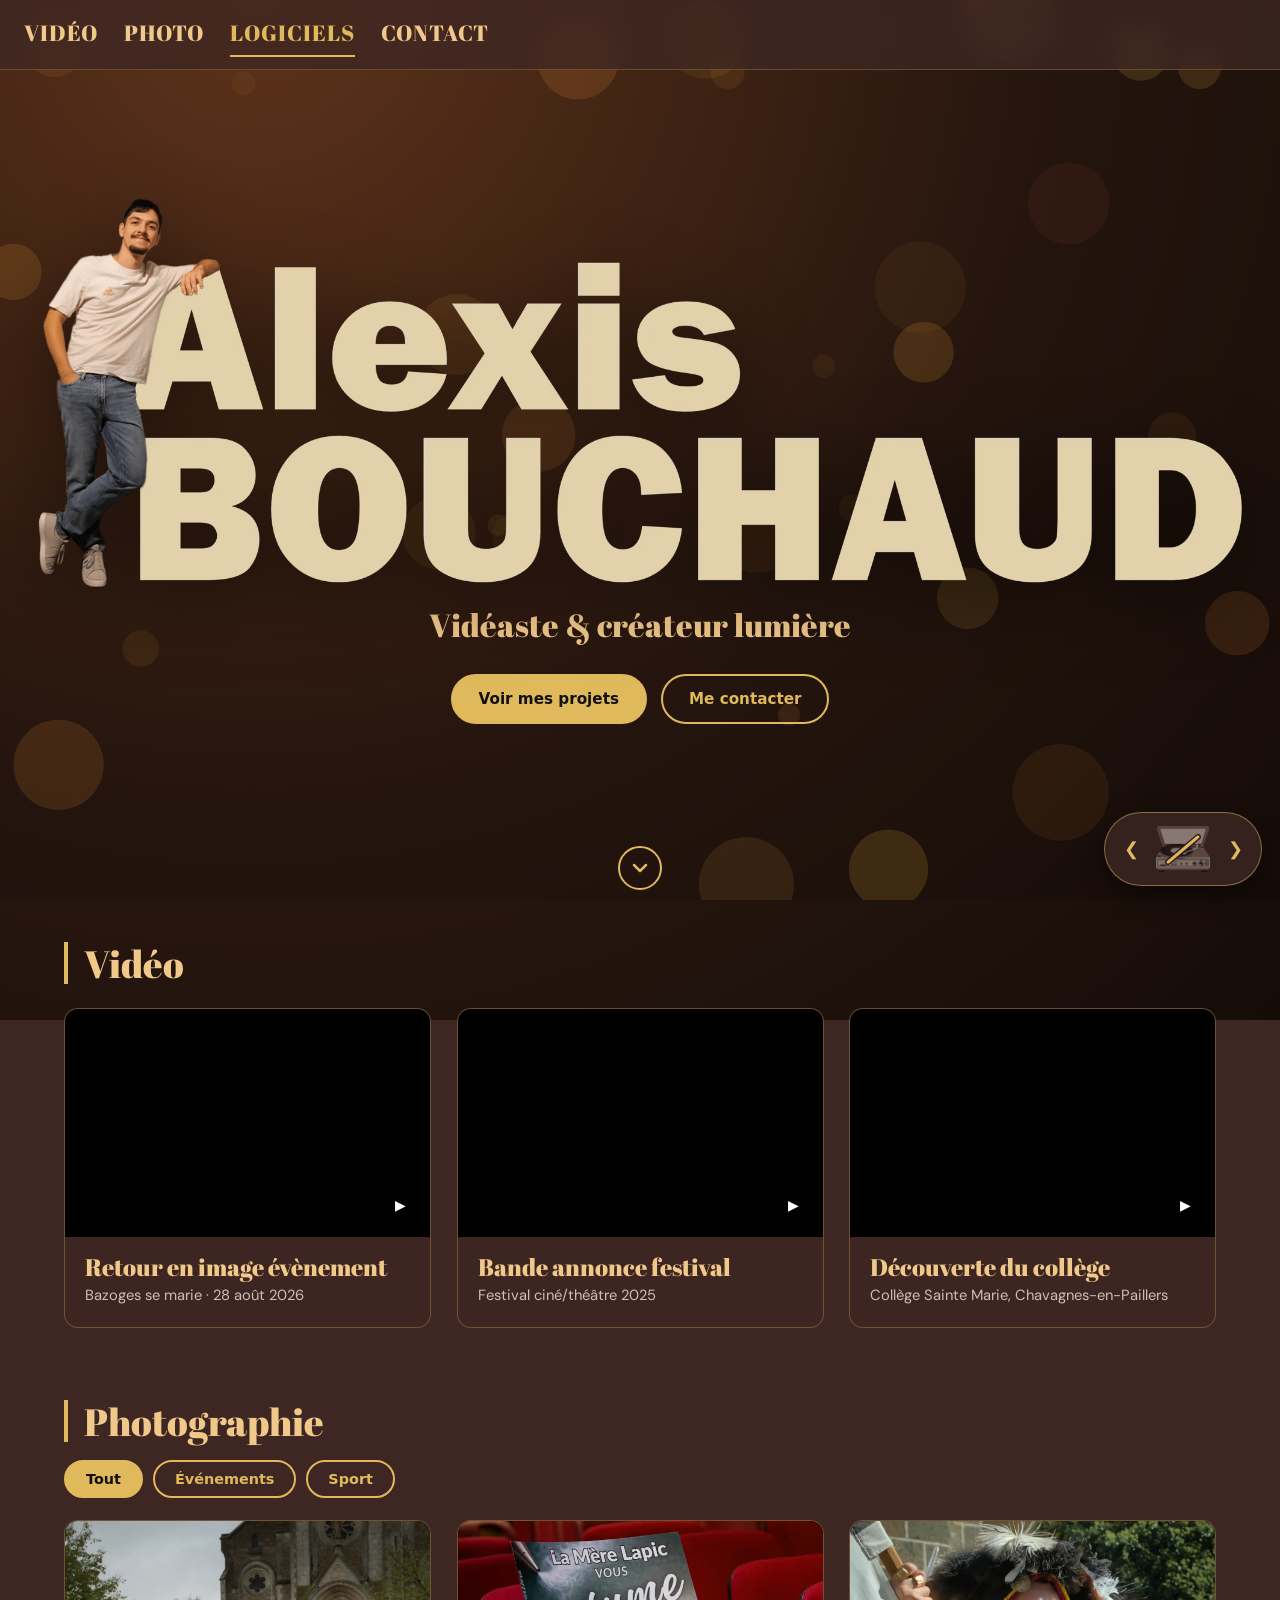
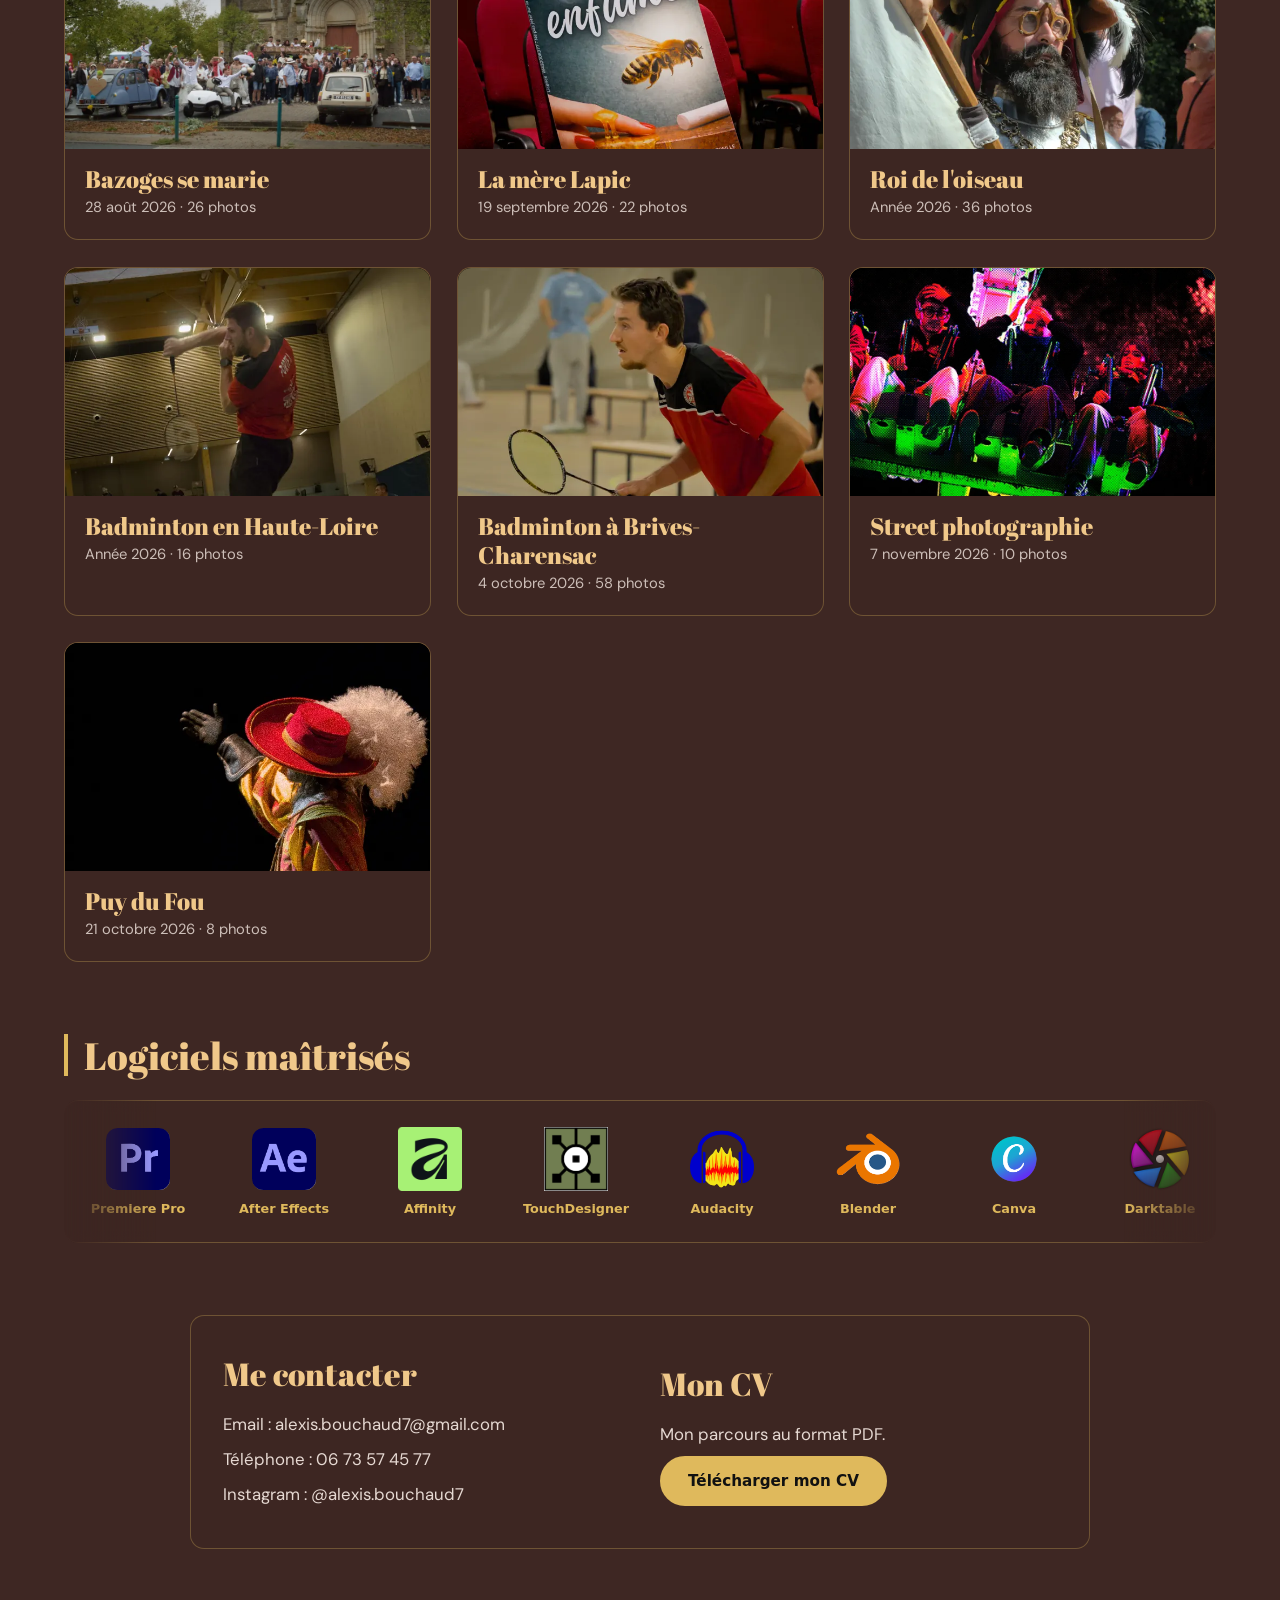
<file: index.html>
<!DOCTYPE html>
<html lang="fr">
<head>
<meta charset="UTF-8">
<meta name="viewport" content="width=device-width, initial-scale=1, viewport-fit=cover">
<meta name="theme-color" content="#1c120d">
<title>Alexis Bouchaud | Vidéaste & créateur lumière</title>
<meta name="description" content="Portfolio d'Alexis Bouchaud : vidéo, photographie et création lumière.">
<script>try{document.documentElement.dataset.theme=parseInt(localStorage.getItem('currentTheme'))||0}catch(e){}</script>
<link rel="preconnect" href="https://fonts.googleapis.com"><link rel="preconnect" href="https://fonts.gstatic.com" crossorigin>
<link href="https://fonts.googleapis.com/css2?family=Abril+Fatface&family=DM+Sans:wght@400;700&family=Monoton&family=Space+Grotesk:wght@400;700&family=Comfortaa:wght@500;700&family=Nunito:wght@400;700&family=Cinzel+Decorative:wght@700&family=Cormorant+Garamond:wght@500;600&family=Fredoka:wght@400;600&family=Playfair+Display:ital,wght@1,600&family=Lora:wght@400;600&family=Anton&family=Barlow:wght@400;600&display=swap" rel="stylesheet">
<link rel="stylesheet" href="style.css">
</head>
<body>
<header class="topbar">
<nav class="nav" aria-label="Sections"><a href="#video">Vidéo</a><a href="#photo">Photo</a><a href="#logiciel">Logiciels</a><a href="#contact">Contact</a></nav>
</header>
<div class="hero">
<img id="header-logo" src="PNG_page_acceuil/logo-jazz.webp" alt="Alexis Bouchaud" fetchpriority="high">
<p class="tagline">Vidéaste &amp; créateur lumière</p>
<div class="cta"><a class="btn solid" href="#video">Voir mes projets</a><a class="btn" href="#contact">Me contacter</a></div>
<a class="down" href="#video" aria-label="Descendre vers les projets"><svg width="20" height="20" viewBox="0 0 20 20" fill="none" stroke="currentColor" stroke-width="2.5" stroke-linecap="round" stroke-linejoin="round"><path d="M4 7l6 6 6-6"/></svg></a>
</div>
<main>
<section id="video"><h2>Vidéo</h2><div class="grid" id="videos"></div></section>
<section id="photo"><h2>Photographie</h2><div class="chips" id="chips"></div><div class="grid" id="albums"></div></section>
<section id="logiciel"><h2>Logiciels maîtrisés</h2><div class="marquee panel"><div class="track"><div class="app" data-k="premiere"><img src="appli/premiere.png" alt="Premiere Pro" loading="lazy"><span>Premiere Pro</span></div><div class="app" data-k="aftereffect"><img src="appli/aftereffect.png" alt="After Effects" loading="lazy"><span>After Effects</span></div><div class="app" data-k="affinity"><img src="appli/affinity.png" alt="Affinity" loading="lazy"><span>Affinity</span></div><div class="app" data-k="touchdesigner"><img src="appli/touchdesigner.png" alt="TouchDesigner" loading="lazy"><span>TouchDesigner</span></div><div class="app" data-k="audacity"><img src="appli/audacity.png" alt="Audacity" loading="lazy"><span>Audacity</span></div><div class="app" data-k="blender"><img src="appli/blender.png" alt="Blender" loading="lazy"><span>Blender</span></div><div class="app" data-k="canva"><img src="appli/canva.png" alt="Canva" loading="lazy"><span>Canva</span></div><div class="app" data-k="darktable"><img src="appli/darktable.png" alt="Darktable" loading="lazy"><span>Darktable</span></div><div class="app" data-k="davinci"><img src="appli/davinci.png" alt="DaVinci Resolve" loading="lazy"><span>DaVinci Resolve</span></div><div class="app" data-k="flstudio"><img src="appli/flstudio.png" alt="FL Studio" loading="lazy"><span>FL Studio</span></div><div class="app" data-k="heavym"><img src="appli/heavym.png" alt="Heavy M" loading="lazy"><span>Heavy M</span></div><div class="app" data-k="resolume"><img src="appli/resolume.png" alt="Resolume Arena" loading="lazy"><span>Resolume Arena</span></div><div class="app" data-k="vcv"><img src="appli/vcv.png" alt="VCV Rack" loading="lazy"><span>VCV Rack</span></div></div></div></section>
<section id="contact"><div class="contact panel">
<div><h2>Me contacter</h2>
<p>Email : <a href="mailto:alexis.bouchaud7@gmail.com">alexis.bouchaud7@gmail.com</a></p>
<p>Téléphone : <a href="tel:+33673574577">06 73 57 45 77</a></p>
<p>Instagram : <a href="https://instagram.com/alexis.bouchaud7" target="_blank" rel="noopener">@alexis.bouchaud7</a></p></div>
<div><h2>Mon CV</h2><p>Mon parcours au format PDF.</p><a class="btn solid" href="cv.pdf" download>Télécharger mon CV</a></div>
</div></section>
</main>
<script src="galleries.js"></script>
<script src="albums.js" defer></script>
<script src="theme.js" defer></script>
</body>
</html>
</file>
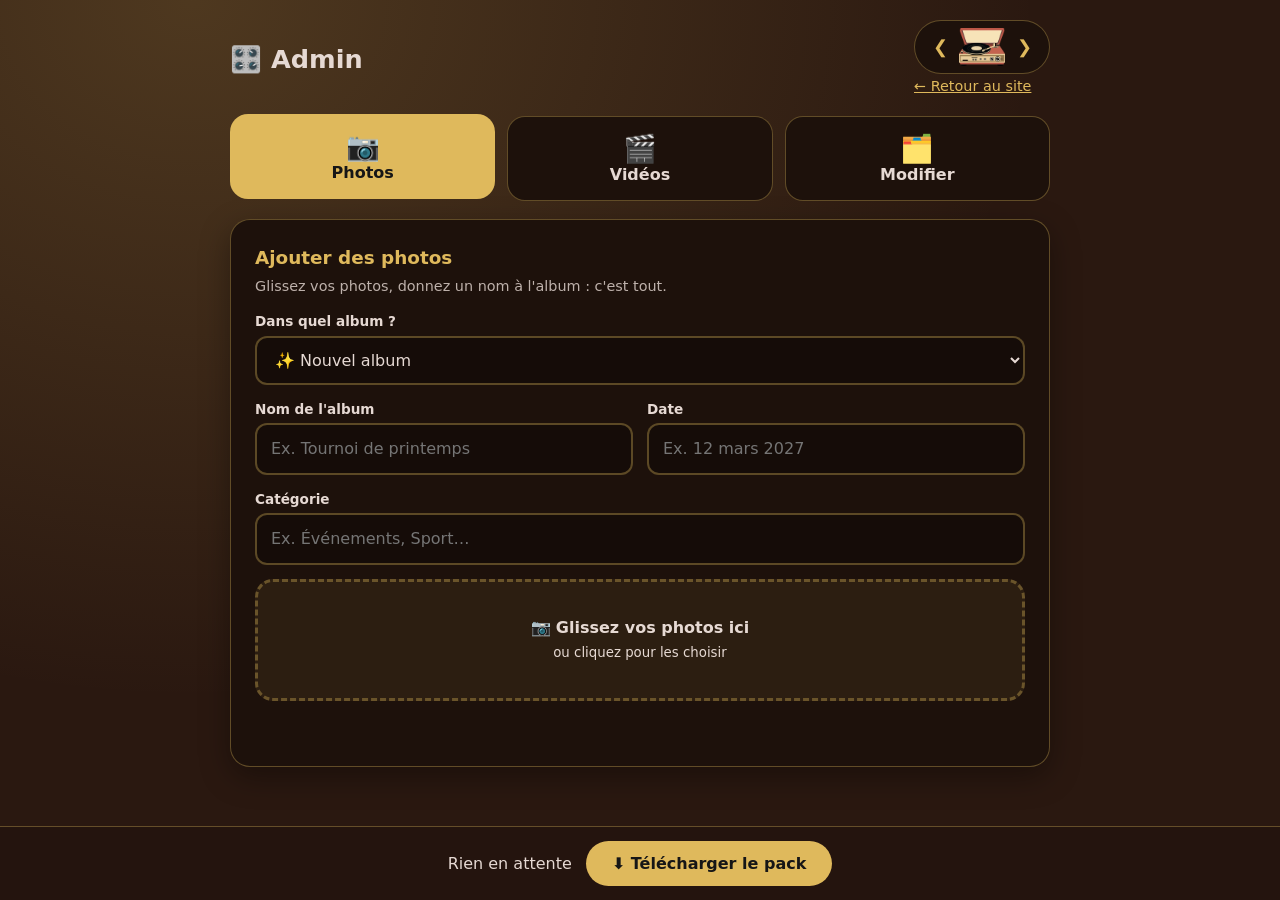
<file: admin.html>
<!DOCTYPE html>
<html lang="fr">
<head>
<meta charset="UTF-8">
<meta name="viewport" content="width=device-width, initial-scale=1">
<meta name="robots" content="noindex">
<title>Admin - Portfolio</title>
<style>
:root{--bg:#2a1810;--ink:#e6d9d3;--ac:#dfb95c;--pan:color-mix(in srgb,var(--bg) 70%,#000);--bd:color-mix(in srgb,var(--ac) 35%,transparent)}
*{box-sizing:border-box;margin:0}
body{font-family:system-ui,sans-serif;color:var(--ink);line-height:1.5;padding:20px 16px 120px;min-height:100vh;background:radial-gradient(at 15% 0,color-mix(in srgb,var(--ac) 20%,transparent),transparent 55%),var(--bg)}
.w{max-width:820px;margin:0 auto}
.top{display:flex;justify-content:space-between;align-items:center;gap:12px;flex-wrap:wrap;margin-bottom:18px}
h1{font-size:1.6rem}.top a{color:var(--ac);font-size:.9rem}textarea{resize:vertical;line-height:1.4}
.pill{display:flex;align-items:center;gap:2px;padding:3px 8px;border-radius:40px;background:var(--pan);border:1px solid var(--bd)}.pill button{background:none;border:0;color:var(--ac);font-size:1.1rem;width:34px;height:34px;border-radius:50%;cursor:pointer}.pill button:hover{background:rgba(255,255,255,.12)}.pill img{width:46px;height:46px;object-fit:contain}
.tabs{display:grid;grid-template-columns:repeat(3,1fr);gap:12px;margin-bottom:18px}
.tab,.sg{border:1px solid var(--bd);border-radius:18px;padding:16px 8px;font:700 1rem system-ui;color:var(--ink);cursor:pointer;background:var(--pan);transition:.2s}
.tab span{display:block;font-size:1.7rem}
.tab.on,.sg.on{background:var(--ac);color:#161616;transform:translateY(-2px)}
.sg{padding:10px 14px;border-radius:30px;font-size:.9rem}
.card{background:var(--pan);border:1px solid var(--bd);border-radius:20px;padding:24px;box-shadow:0 10px 30px rgba(0,0,0,.35);display:none}
.card.on{display:block}
h2{font-size:1.15rem;margin-bottom:4px;color:var(--ac)}.lead{opacity:.8;font-size:.9rem;margin-bottom:12px}
label{display:block;font-weight:700;font-size:.85rem;margin:14px 0 4px}
input,select,textarea{width:100%;padding:12px 14px;border:2px solid var(--bd);border-radius:12px;font:inherit;color:var(--ink);background:color-mix(in srgb,var(--bg) 50%,#000)}
input:focus,select:focus,textarea:focus{outline:none;border-color:var(--ac)}
input[type=range]{padding:0;accent-color:var(--ac)}
.row{display:grid;grid-template-columns:1fr 1fr;gap:14px}
.drop{margin-top:14px;border:3px dashed var(--bd);background:color-mix(in srgb,var(--ac) 8%,transparent);border-radius:18px;padding:34px 16px;text-align:center;cursor:pointer;transition:.2s}
.drop:hover,.drop.on{background:color-mix(in srgb,var(--ac) 22%,transparent)}
.btn{display:inline-block;border:0;border-radius:30px;padding:13px 26px;font:700 1rem system-ui;color:#161616;background:var(--ac);cursor:pointer;transition:.2s}
.btn:hover{filter:brightness(1.1);transform:translateY(-2px)}.btn:disabled{opacity:.5;cursor:default;transform:none}
.btn.s{padding:8px 16px;font-size:.85rem;background:transparent;color:var(--ac);border:1px solid var(--ac)}
.prev{display:grid;grid-template-columns:repeat(auto-fill,minmax(105px,1fr));gap:10px;margin-top:14px}
.prev div{position:relative;aspect-ratio:1;border-radius:12px;overflow:hidden;background:#000}
.prev img,.prev video{width:100%;height:100%;object-fit:cover}
.prev button{position:absolute;top:5px;border:0;border-radius:50%;width:26px;height:26px;cursor:pointer;background:rgba(255,255,255,.92)}
.prev .x{right:5px}.prev .st{left:5px}.prev .st.on{background:#ffd76a}
.bar{height:10px;border-radius:6px;background:var(--bd);overflow:hidden;margin-top:12px;display:none}.bar i{display:block;height:100%;width:0;background:var(--ac);transition:width .2s}
.msg{font-size:.9rem;margin-top:8px;min-height:1.3em}
.item{display:grid;grid-template-columns:2fr 1.3fr 1.3fr auto;gap:10px;align-items:end;padding:12px 0;border-top:1px solid var(--bd)}
.item:first-of-type{border-top:0}
h3{font-size:1rem;margin:18px 0 4px}
.foot{position:fixed;left:0;right:0;bottom:0;padding:14px 16px calc(14px + env(safe-area-inset-bottom));background:color-mix(in srgb,var(--bg) 85%,#000);border-top:1px solid var(--bd);display:flex;gap:14px;align-items:center;justify-content:center;flex-wrap:wrap;z-index:5}
.ok{background:color-mix(in srgb,var(--ac) 20%,var(--bg));border:1px solid var(--bd);padding:14px 18px;border-radius:14px;margin:18px auto 0;max-width:820px;display:none}
ol{padding-left:20px}
.modal{position:fixed;inset:0;z-index:20;background:rgba(0,0,0,.8);display:none;overflow:auto;padding:16px}.modal.on{display:block}
.mb{max-width:640px;margin:0 auto;background:var(--bg);border:1px solid var(--bd);border-radius:20px;padding:22px}
.seg{display:flex;gap:8px;flex-wrap:wrap;margin-bottom:14px}
.fr{width:100%;overflow:hidden;border-radius:12px;background:#000;border:2px solid var(--ac);aspect-ratio:16/10}
.fr img{width:100%;height:100%;object-fit:cover;object-position:var(--ox,50%) var(--oy,25%);transform:scale(var(--z,1));transform-origin:var(--ox,50%) var(--oy,25%);cursor:grab;user-select:none;touch-action:none;-webkit-user-drag:none}
@media(max-width:640px){.row{grid-template-columns:1fr}.item{grid-template-columns:1fr 1fr}.tab{font-size:.85rem}}
</style>
<script>
const PAL=[['#2a1810','#e6d9d3','#dfb95c'],['#2b003e','#fff27a','#ff4fa3'],['#1a1a3a','#ff8cc6','#c38af0'],['#313e2a','#efead0','#d2a74c'],['#1f4a49','#f3dc9b','#ff9272'],['#573d28','#e3dcc6','#d9b98a'],['#1a3465','#efebd6','#ff5a42']];
function applyTh(i){const p=PAL[i]||PAL[0],s=document.documentElement.style;s.setProperty('--bg',p[0]);s.setProperty('--ink',p[1]);s.setProperty('--ac',p[2]);try{localStorage.setItem('currentTheme',i)}catch(e){}}
try{applyTh(parseInt(localStorage.getItem('currentTheme'))||0)}catch(e){}
</script>
</head>
<body>
<div class="w">
  <div class="top"><h1>🎛️ Admin</h1><div><span class="pill"><button id="thp" aria-label="Thème précédent">&#10094;</button><img id="thi" alt=""><button id="thn" aria-label="Thème suivant">&#10095;</button></span> <a href="index.html">← Retour au site</a></div></div>

  <div class="ok" id="draft">✏️ <b>Modifications pas encore publiées.</b> Téléchargez le pack et envoyez-le sur GitHub. <button class="btn s" id="undo" style="margin-left:8px">Annuler mes modifications</button></div>
  <div class="tabs">
    <button class="tab on" data-t="p"><span>📷</span>Photos</button>
    <button class="tab" data-t="v"><span>🎬</span>Vidéos</button>
    <button class="tab" data-t="c"><span>🗂️</span>Modifier</button>
  </div>

  <!-- PHOTOS -->
  <div class="card on" id="p">
    <h2>Ajouter des photos</h2><p class="lead">Glissez vos photos, donnez un nom à l'album : c'est tout.</p>
    <label for="target">Dans quel album ?</label><select id="target"></select>
    <div id="newbox">
      <div class="row">
        <div><label for="title">Nom de l'album</label><input id="title" placeholder="Ex. Tournoi de printemps"></div>
        <div><label for="date">Date</label><input id="date" placeholder="Ex. 12 mars 2027"></div>
      </div>
      <label for="cat">Catégorie</label><input id="cat" list="cats" placeholder="Ex. Événements, Sport…"><datalist id="cats"></datalist>
    </div>
    <div class="drop" id="drop">📷 <b>Glissez vos photos ici</b><br><small>ou cliquez pour les choisir</small></div>
    <input type="file" id="file" accept="image/*" multiple hidden>
    <div class="bar" id="bar"><i></i></div><p class="msg" id="msg"></p>
    <div class="prev" id="prev"></div>
  </div>

  <!-- VIDEOS -->
  <div class="card" id="v">
    <h2>Ajouter une vidéo</h2><p class="lead">Choisissez votre vidéo : le site en découpe un court extrait (3 à 5 s) qui tourne en boucle sur l'accueil. Au clic, les visiteurs ouvrent votre lien.</p>
    <div class="drop" id="vdrop">🎬 <b>Glissez votre vidéo ici</b><br><small>ou cliquez pour la choisir</small></div>
    <input type="file" id="vfile" accept="video/*" hidden>
    <div id="vform" style="display:none">
      <video id="vsrc" controls muted playsinline style="width:100%;border-radius:14px;margin-top:14px;max-height:260px;background:#000"></video>
      <div class="row">
        <div><label for="vstart">Début de l'extrait (seconde)</label><input id="vstart" type="number" min="0" value="0"></div>
        <div><label for="vdur">Durée de l'extrait</label><select id="vdur"><option>3</option><option selected>4</option><option>5</option></select></div>
      </div>
      <p class="lead" style="margin-top:6px">Astuce : mettez la vidéo en pause sur le bon moment et cliquez « Début = ici ».
        <button class="btn s" id="vhere" type="button">Début = ici</button></p>
      <div class="row">
        <div><label for="vtitle">Titre</label><input id="vtitle" placeholder="Ex. Aftermovie du tournoi"></div>
        <div><label for="vsub">Sous-titre</label><input id="vsub" placeholder="Ex. Club de badminton · 2026"></div>
      </div>
      <label for="vdesc">Description (facultatif, une ligne = un paragraphe)</label><textarea id="vdesc" rows="3"></textarea>
      <label for="vlink">Lien de la vidéo complète (Vimeo, YouTube…)</label><input id="vlink" type="url" placeholder="https://vimeo.com/123456789">
      <p style="margin-top:16px"><button class="btn m" id="vadd">✂️ Créer l'aperçu et ajouter</button></p>
      <div class="bar" id="vbar"><i></i></div>
    </div>
    <p class="msg" id="vmsg"></p>
    <div class="prev" id="vprev"></div>
  </div>

  <!-- MODIFIER -->
  <div class="card" id="c">
    <h2>Mes contenus</h2><p class="lead">Changez un nom, une date, un lien, ou retirez un élément du site.</p>
    <h3>📷 Albums photo</h3><div id="albums"></div>
    <h3>🎬 Vidéos</h3><div id="videos"></div>
  </div>
</div>

<div class="modal" id="ed"><div class="mb">
  <div class="top"><h2 id="edt">Placer les images</h2><button class="btn s" id="edx">Fermer ✕</button></div>
  <div class="seg"><button class="sg on" data-m="t">Vignette de l'accueil</button><button class="sg" data-m="c">Grande image du haut</button></div>
  <div class="fr" id="fr"><img id="fimg" alt=""></div>
  <label>Zoom<input type="range" id="fz" min="1" max="2.5" step="0.05" value="1"></label>
  <p class="lead" style="margin-top:10px">Glissez l'image dans le cadre pour la placer comme vous voulez. Cliquez une autre photo pour la choisir (✕ = la retirer de l'album).</p>
  <div class="prev" id="estrip"></div>
</div></div>
<div class="ok" id="ok"><b>Pack téléchargé 🎉</b> Il reste 3 étapes :
  <ol><li>Décompressez-le <b>dans le dossier de votre site</b> (remplacez <code>galleries.js</code> si demandé).</li>
  <li>Envoyez les nouveaux fichiers sur GitHub.</li><li>Attendez 1 à 2 minutes : c'est en ligne.</li></ol></div>

<div class="foot"><span id="count">Rien en attente</span><button class="btn m" id="go">⬇️ Télécharger le pack</button></div>

<script src="galleries.js"></script>
<script>
const $ = id => document.getElementById(id);
const albums = JSON.parse(JSON.stringify(window.GALLERIES || [])), videos = JSON.parse(JSON.stringify(window.VIDEOS || []));
const KEY = 'adminDraft', pub = JSON.stringify([window.GALLERIES || [], window.VIDEOS || []]);
try { const dr = JSON.parse(localStorage.getItem(KEY)); if (dr && JSON.stringify(dr) !== pub) { albums.splice(0, albums.length, ...dr[0]); videos.splice(0, videos.length, ...dr[1]); $('draft').style.display = 'block'; } } catch (e) {}
setInterval(() => { try { localStorage.setItem(KEY, JSON.stringify([albums, videos])); } catch (e) {} }, 1500);
$('undo').onclick = () => { if (confirm('Annuler toutes vos modifications non publiées ?')) { localStorage.removeItem(KEY); location.reload(); } };
if (location.protocol.startsWith('http')) fetch('galleries.js', { cache: 'no-cache' }).then(r => r.text()).then(t => { (0, eval)(t); if (JSON.stringify([window.GALLERIES, window.VIDEOS]) !== pub && !sessionStorage.gf) { sessionStorage.gf = 1; location.reload(); } else sessionStorage.removeItem('gf'); }).catch(() => {});
let pending = [], cover = null, newVideos = [], replaceId = null, ea = null, em = 't';
const mb = n => (n / 1048576).toFixed(1).replace('.', ',') + ' Mo';
const slug = s => s.normalize('NFD').replace(/[\u0300-\u036f]/g, '').replace(/[^A-Za-z0-9_-]+/g, '-').replace(/^-+|-+$/g, '');
const q = s => String(s).replace(/"/g, '&quot;');
const unique = (base, used) => { let n = base || 'x', i = 2; while (used.has(n)) n = `${base}-${i++}`; return n; };

/* ----- onglets ----- */
document.querySelector('.tabs').onclick = e => { const b = e.target.closest('.tab'); if (!b) return;
  document.querySelectorAll('.tab').forEach(t => t.classList.toggle('on', t === b));
  document.querySelectorAll('.card').forEach(c => c.classList.toggle('on', c.id === b.dataset.t)); };

/* ----- affichage ----- */
function refresh() {
  const cur = $('target').value || '__new';
  $('target').innerHTML = '<option value="__new">✨ Nouvel album</option>' + albums.map(a => `<option value="${a.id}">${a.title} (${a.photos.length})</option>`).join('');
  $('target').value = albums.some(a => a.id === cur) ? cur : '__new';
  $('newbox').style.display = $('target').value === '__new' ? '' : 'none';
  $('cats').innerHTML = [...new Set(albums.map(a => a.cat).filter(Boolean))].map(c => `<option value="${q(c)}">`).join('');
  $('prev').innerHTML = pending.map((p, i) => `<div><img src="${p.url}" alt=""><button class="x" data-rm="${i}" title="Retirer">✕</button>${$('target').value === '__new' ? `<button class="st ${p.name === cover ? 'on' : ''}" data-cv="${i}" title="Choisir comme couverture">⭐</button>` : ''}</div>`).join('');
  $('vprev').innerHTML = newVideos.map((v, i) => `<div><video src="${v.url}" muted loop autoplay playsinline></video><button class="x" data-vrm="${i}" title="Retirer">✕</button></div>`).join('');
  const item = (arr, kind) => arr.map((a, i) => `<div class="item">
    <div><label>Titre</label><input data-k="${kind}" data-i="${i}" data-f="title" value="${q(a.title)}"></div>
    ${kind === 'a' ? `<div><label>Date</label><input data-k="a" data-i="${i}" data-f="date" value="${q(a.date)}"></div><div><label>Catégorie</label><input data-k="a" data-i="${i}" data-f="cat" list="cats" value="${q(a.cat || '')}"></div>`
      : `<div><label>Sous-titre</label><input data-k="v" data-i="${i}" data-f="sub" value="${q(a.sub || '')}"></div><div><label>Lien</label><input data-k="v" data-i="${i}" data-f="link" value="${q(a.link)}"></div>`}
    <div style="display:flex;gap:6px;flex-wrap:wrap">${kind === 'a' ? `<button class="btn s" data-ed="${i}">🖼️ Images</button>` : `<button class="btn s" data-rp="${i}">🎞️ Aperçu</button>`}<button class="btn s" data-del="${kind}${i}">Retirer</button></div>${kind === 'v' ? `<div style="grid-column:1/-1"><label>Description</label><textarea rows="3" data-k="v" data-i="${i}" data-f="desc">${(a.desc || '').replace(/</g, '&lt;')}</textarea></div>` : ''}</div>`).join('') || '<p class="lead">Rien pour l\'instant.</p>';
  $('albums').innerHTML = item(albums, 'a'); $('videos').innerHTML = item(videos, 'v');
  const n = pending.length, m = newVideos.length;
  $('count').textContent = n || m ? `En attente : ${n} photo(s), ${m} vidéo(s)` : 'Rien en attente';
}
$('target').onchange = refresh;
$('c').oninput = e => { const t = e.target; if (t.dataset.f) (t.dataset.k === 'a' ? albums : videos)[t.dataset.i][t.dataset.f] = t.value; };
$('c').onclick = e => { const D = e.target.dataset;
  if (D.ed !== undefined) { ea = albums[D.ed]; em = 't'; document.querySelectorAll('.sg').forEach(s => s.classList.toggle('on', s.dataset.m === 't')); $('ed').classList.add('on'); showEd(); return; }
  if (D.rp !== undefined) { replaceId = videos[D.rp].id; document.querySelector('[data-t=v]').click(); $('vmsg').textContent = `Remplacer l'aperçu de « ${videos[D.rp].title} » : choisissez sa vidéo d'origine.`; return; }
  const d = D.del; if (!d) return; const arr = d[0] === 'a' ? albums : videos, i = +d.slice(1);
  if (confirm(`Retirer « ${arr[i].title} » du site ?\n(Vos fichiers ne sont pas supprimés.)`)) { arr.splice(i, 1); refresh(); } };
$('prev').onclick = e => { const t = e.target;
  if (t.dataset.rm !== undefined) { URL.revokeObjectURL(pending[t.dataset.rm].url); pending.splice(t.dataset.rm, 1); if (!pending.some(p => p.name === cover)) cover = pending[0] && pending[0].name; }
  if (t.dataset.cv !== undefined) cover = pending[t.dataset.cv].name; refresh(); };
$('vprev').onclick = e => { const i = e.target.dataset.vrm; if (i !== undefined) { URL.revokeObjectURL(newVideos[i].url); newVideos.splice(i, 1); refresh(); } };

/* ----- photos : redimensionnement WebP dans le navigateur ----- */
const webpOK = document.createElement('canvas').toDataURL('image/webp').startsWith('data:image/webp');
if (!webpOK) $('msg').textContent = '⚠️ Utilisez Chrome, Edge ou Firefox (ce navigateur ne crée pas de WebP).';
async function shrink(src, w0, h0, max, qu) {
  const k = Math.min(1, max / Math.max(w0, h0)), w = Math.round(w0 * k), h = Math.round(h0 * k), c = document.createElement('canvas');
  c.width = w; c.height = h; c.getContext('2d').drawImage(src, 0, 0, w, h);
  return { w, h, blob: await new Promise(r => c.toBlob(r, 'image/webp', qu)) };
}
async function addPhotos(files) {
  if (!webpOK) return; const list = [...files].filter(f => f.type.startsWith('image/')); $('bar').style.display = 'block';
  for (let i = 0; i < list.length; i++) {
    $('msg').textContent = `Photo ${i + 1} / ${list.length}…`; $('bar').firstChild.style.width = (i / list.length * 100) + '%';
    try {
      const b = await createImageBitmap(list[i], { imageOrientation: 'from-image' });
      const th = await shrink(b, b.width, b.height, 900, .78), lg = await shrink(b, b.width, b.height, 2200, .8);
      const name = unique(slug(list[i].name.replace(/\.[^.]+$/, '')), new Set([...pending.map(p => p.name), ...albums.flatMap(a => a.photos.map(p => p[0]))]));
      pending.push({ name, orig: list[i].size, w: th.w, h: th.h, thumb: th.blob, large: lg.blob, url: URL.createObjectURL(th.blob) }); if (!cover) cover = name;
    } catch (e) { $('msg').textContent = `« ${list[i].name} » illisible.`; }
    await new Promise(r => setTimeout(r));
  }
  $('bar').firstChild.style.width = '100%'; setTimeout(() => ($('bar').style.display = 'none'), 600); { const o = pending.reduce((s, p) => s + p.orig, 0), n = pending.reduce((s, p) => s + p.thumb.size + p.large.size, 0); $('msg').textContent = `✅ ${pending.length} photo(s) converties en WebP : ${mb(o)} → ${mb(n)} (−${Math.max(0, Math.round((1 - n / o) * 100))} %)`; } refresh();
}
const dropOn = (el, input, fn) => { el.onclick = () => input.click(); input.onchange = e => { fn(e.target.files); e.target.value = ''; };
  ['dragover', 'dragenter'].forEach(ev => el.addEventListener(ev, e => { e.preventDefault(); el.classList.add('on'); }));
  ['dragleave', 'drop'].forEach(ev => el.addEventListener(ev, e => { e.preventDefault(); el.classList.remove('on'); }));
  el.addEventListener('drop', e => fn(e.dataTransfer.files)); };
dropOn($('drop'), $('file'), addPhotos);

/* ----- vidéos : extrait de 3 à 5 s découpé dans le navigateur ----- */
let vfile = null;
dropOn($('vdrop'), $('vfile'), files => { const f = files[0]; if (!f || !f.type.startsWith('video/')) return;
  vfile = f; $('vsrc').src = URL.createObjectURL(f); $('vform').style.display = 'block'; { const old = videos.find(v => v.id === replaceId); $('vtitle').value = old ? old.title : f.name.replace(/\.[^.]+$/, '').replace(/[_-]+/g, ' '); if (old) { $('vsub').value = old.sub || ''; $('vlink').value = old.link; $('vdesc').value = old.desc || ''; } } $('vdrop').style.display = 'none'; });
$('vhere').onclick = () => { $('vstart').value = Math.floor($('vsrc').currentTime); };
$('vadd').onclick = async () => {
  const title = $('vtitle').value.trim(), link = $('vlink').value.trim();
  if (!title || !/^https?:\/\//.test(link)) { alert('Ajoutez un titre et un lien complet (qui commence par https://).'); return; }
  if (!window.MediaRecorder) { alert('Utilisez Chrome, Edge ou Firefox pour créer l\'aperçu.'); return; }
  $('vadd').disabled = true; $('vbar').style.display = 'block'; $('vmsg').textContent = 'Création de l\'aperçu… gardez cet onglet visible.';
  try {
    const dur = +$('vdur').value, v = document.createElement('video'); v.muted = true; v.playsInline = true; v.src = URL.createObjectURL(vfile);
    await new Promise((r, j) => { v.onloadedmetadata = r; v.onerror = j; });
    const start = Math.min(+$('vstart').value || 0, Math.max(0, v.duration - dur)); v.currentTime = start; await new Promise(r => (v.onseeked = r));
    const k = Math.min(1, 720 / v.videoWidth), w = Math.round(v.videoWidth * k / 2) * 2, h = Math.round(v.videoHeight * k / 2) * 2, c = document.createElement('canvas'), x = c.getContext('2d');
    c.width = w; c.height = h; x.drawImage(v, 0, 0, w, h);
    const poster = await new Promise(r => c.toBlob(r, 'image/webp', .8));
    const mt = ['video/webm;codecs=vp9', 'video/webm;codecs=vp8', 'video/webm'].find(t => MediaRecorder.isTypeSupported(t));
    const rec = new MediaRecorder(c.captureStream(25), { mimeType: mt, videoBitsPerSecond: 1500000 }), parts = []; rec.ondataavailable = e => e.data.size && parts.push(e.data);
    const done = new Promise(r => (rec.onstop = r)); rec.start(); await v.play(); const t0 = performance.now();
    await new Promise(res => { (function f() { x.drawImage(v, 0, 0, w, h); const p = (performance.now() - t0) / (dur * 1000); $('vbar').firstChild.style.width = Math.min(100, p * 100) + '%';
      if (p >= 1) { v.pause(); rec.stop(); res(); } else requestAnimationFrame(f); })(); });
    await done; const clip = new Blob(parts, { type: 'video/webm' });
    const id = replaceId || unique(slug(title).toLowerCase() || 'video', new Set([...videos.map(a => a.id), ...newVideos.map(a => a.id)]));
    newVideos.push({ replace: !!replaceId, id, title, desc: $('vdesc').value.trim(), sub: $('vsub').value.trim(), link, clip, poster, url: URL.createObjectURL(clip) });
    $('vmsg').textContent = `✅ « ${title} » ajoutée (aperçu ${(clip.size / 1048576).toFixed(1)} Mo).`;
    $('vform').style.display = 'none'; $('vdrop').style.display = ''; $('vtitle').value = $('vsub').value = $('vlink').value = $('vdesc').value = ''; vfile = null; replaceId = null;
  } catch (e) { $('vmsg').textContent = 'Impossible de créer l\'aperçu avec cette vidéo.'; }
  $('vadd').disabled = false; $('vbar').style.display = 'none'; refresh();
};

/* ----- zip (sans bibliothèque) ----- */
const T = (() => { const t = []; for (let n = 0; n < 256; n++) { let c = n; for (let k = 0; k < 8; k++) c = c & 1 ? 0xEDB88320 ^ (c >>> 1) : c >>> 1; t[n] = c >>> 0; } return t; })();
const crc = u => { let c = -1; for (let i = 0; i < u.length; i++) c = T[(c ^ u[i]) & 255] ^ (c >>> 8); return (c ^ -1) >>> 0; };
function zip(files) {
  const enc = new TextEncoder(), parts = [], cd = []; let off = 0;
  for (const f of files) {
    const nm = enc.encode(f.name), c = crc(f.data), z = f.data.length;
    const h = new DataView(new ArrayBuffer(30)); h.setUint32(0, 0x04034b50, true); h.setUint16(4, 20, true); h.setUint16(6, 0x0800, true);
    h.setUint16(12, 0x21, true); h.setUint32(14, c, true); h.setUint32(18, z, true); h.setUint32(22, z, true); h.setUint16(26, nm.length, true); parts.push(h.buffer, nm, f.data);
    const d = new DataView(new ArrayBuffer(46)); d.setUint32(0, 0x02014b50, true); d.setUint16(4, 20, true); d.setUint16(6, 20, true); d.setUint16(8, 0x0800, true);
    d.setUint16(14, 0x21, true); d.setUint32(16, c, true); d.setUint32(20, z, true); d.setUint32(24, z, true); d.setUint16(28, nm.length, true); d.setUint32(42, off, true); cd.push(d.buffer, nm); off += 30 + nm.length + z;
  }
  const size = cd.reduce((s, b) => s + b.byteLength, 0), e = new DataView(new ArrayBuffer(22));
  e.setUint32(0, 0x06054b50, true); e.setUint16(8, files.length, true); e.setUint16(10, files.length, true); e.setUint32(12, size, true); e.setUint32(16, off, true);
  return new Blob([...parts, ...cd, e.buffer], { type: 'application/zip' });
}
const bytes = async b => new Uint8Array(await b.arrayBuffer());

$('go').onclick = async () => {
  const files = [], enc = new TextEncoder(), tg = $('target').value;
  if (pending.length) {
    let a;
    if (tg === '__new') {
      const title = $('title').value.trim(); if (!title) { alert('Donnez un nom au nouvel album (onglet Photos).'); return; }
      const id = unique(slug(title).toLowerCase() || 'album', new Set(albums.map(x => x.id)));
      a = { id, title, date: $('date').value.trim(), cat: $('cat').value.trim(), folder: 'Photo_' + id, cover: cover || pending[0].name, photos: [] }; albums.push(a);
    } else a = albums.find(x => x.id === tg);
    for (const p of pending) { files.push({ name: `${a.folder}/thumb/${p.name}.webp`, data: await bytes(p.thumb) }, { name: `${a.folder}/large/${p.name}.webp`, data: await bytes(p.large) }); a.photos.push([p.name, p.w, p.h]); }
    a.photos.sort((x, y) => x[0].localeCompare(y[0]));
    pending.forEach(p => URL.revokeObjectURL(p.url)); pending = []; cover = null; $('title').value = $('date').value = $('cat').value = '';
  }
  for (const v of newVideos) { const fo = 'Video_' + v.id;
    files.push({ name: `${fo}/cover.webm`, data: await bytes(v.clip) }, { name: `${fo}/poster.webp`, data: await bytes(v.poster) });
    const nv = { id: v.id, title: v.title, sub: v.sub, preview: `${fo}/cover.webm`, poster: `${fo}/poster.webp`, link: v.link, desc: v.desc }, k = videos.findIndex(x => x.id === v.id); if (v.replace && k >= 0) videos[k] = Object.assign({}, videos[k], nv); else videos.push(nv); URL.revokeObjectURL(v.url); }
  newVideos = [];
  files.push({ name: 'galleries.js', data: enc.encode('window.GALLERIES = ' + JSON.stringify(albums, null, 1) + ';\nwindow.VIDEOS = ' + JSON.stringify(videos, null, 1) + ';\n') });
  const url = URL.createObjectURL(zip(files)), l = document.createElement('a'); l.href = url; l.download = 'pack-portfolio.zip'; l.click(); setTimeout(() => URL.revokeObjectURL(url), 5000);
  $('ok').style.display = 'block'; $('ok').scrollIntoView({ behavior: 'smooth' }); $('msg').textContent = ''; refresh();
};
/* ----- placement des images (vignette / grande image) ----- */
const setVars = (im, p) => { im.style.setProperty('--ox', p[0] + '%'); im.style.setProperty('--oy', p[1] + '%'); im.style.setProperty('--z', p[2]); };
const posOf = (a, m) => (m === 't' ? a.tpos || [50, 25, 1] : a.cpos || [50, 40, 1]);
function showEd() {
  const a = ea, p = posOf(a, em), name = em === 't' ? a.thumb || a.cover : a.cover;
  $('edt').textContent = a.title; $('fr').style.aspectRatio = em === 't' ? '16/10' : '2/1';
  const im = $('fimg'); im.src = `${a.folder}/large/${name}.webp`; setVars(im, p); $('fz').value = p[2];
  $('estrip').innerHTML = a.photos.map(([n], i) => `<div><img src="${a.folder}/thumb/${n}.webp" data-pick="${n}" alt="" style="cursor:pointer;${n === name ? 'outline:3px solid var(--ac);outline-offset:-3px' : ''}"><button class="x" data-rmp="${i}" title="Retirer de l'album">✕</button></div>`).join('');
}
document.querySelector('.seg').onclick = e => { const b = e.target.closest('.sg'); if (!b) return; em = b.dataset.m; document.querySelectorAll('.sg').forEach(s => s.classList.toggle('on', s === b)); showEd(); };
$('edx').onclick = () => { $('ed').classList.remove('on'); refresh(); };
$('estrip').onclick = e => { const t = e.target, a = ea;
  if (t.dataset.pick) { if (em === 't') a.thumb = t.dataset.pick; else a.cover = t.dataset.pick; if (em === 't') a.tpos = [50, 25, 1]; else a.cpos = [50, 40, 1]; showEd(); }
  if (t.dataset.rmp !== undefined) { if (a.photos.length < 2) return alert('Un album doit garder au moins une photo.');
    const n = a.photos[t.dataset.rmp][0]; a.photos.splice(t.dataset.rmp, 1); if (a.cover === n) a.cover = a.photos[0][0]; if (a.thumb === n) delete a.thumb; showEd(); } };
let drag = null;
$('fr').onpointerdown = e => { drag = { x: e.clientX, y: e.clientY, p: [...posOf(ea, em)] }; $('fr').setPointerCapture(e.pointerId); };
$('fr').onpointermove = e => { if (!drag) return; const im = $('fimg'), fw = $('fr').clientWidth, fh = $('fr').clientHeight, s = Math.max(fw / im.naturalWidth, fh / im.naturalHeight),
  ox = im.naturalWidth * s - fw, oy = im.naturalHeight * s - fh, p = [...drag.p];
  if (ox > 1) p[0] = Math.min(100, Math.max(0, drag.p[0] - (e.clientX - drag.x) / ox * 100)); if (oy > 1) p[1] = Math.min(100, Math.max(0, drag.p[1] - (e.clientY - drag.y) / oy * 100));
  if (em === 't') ea.tpos = p; else ea.cpos = p; setVars(im, p); };
$('fr').onpointerup = $('fr').onpointercancel = () => (drag = null);
$('fz').oninput = e => { const p = [...posOf(ea, em)]; p[2] = +e.target.value; if (em === 't') ea.tpos = p; else ea.cpos = p; setVars($('fimg'), p); };
const NAMES = ['Jazz café', 'Rétro néon', 'Rêverie', 'Épique', 'Enfance', 'Classique', 'Sport'];
let thI = 0; try { thI = parseInt(localStorage.getItem('currentTheme')) || 0; } catch (e) {}
const showT = () => { $('thi').src = `PNG_page_acceuil/icon${thI}.webp`; $('thi').title = NAMES[thI]; };
$('thp').onclick = () => { thI = (thI + 6) % 7; applyTh(thI); showT(); }; $('thn').onclick = () => { thI = (thI + 1) % 7; applyTh(thI); showT(); }; showT();
refresh();
</script>
</body>
</html>
</file>
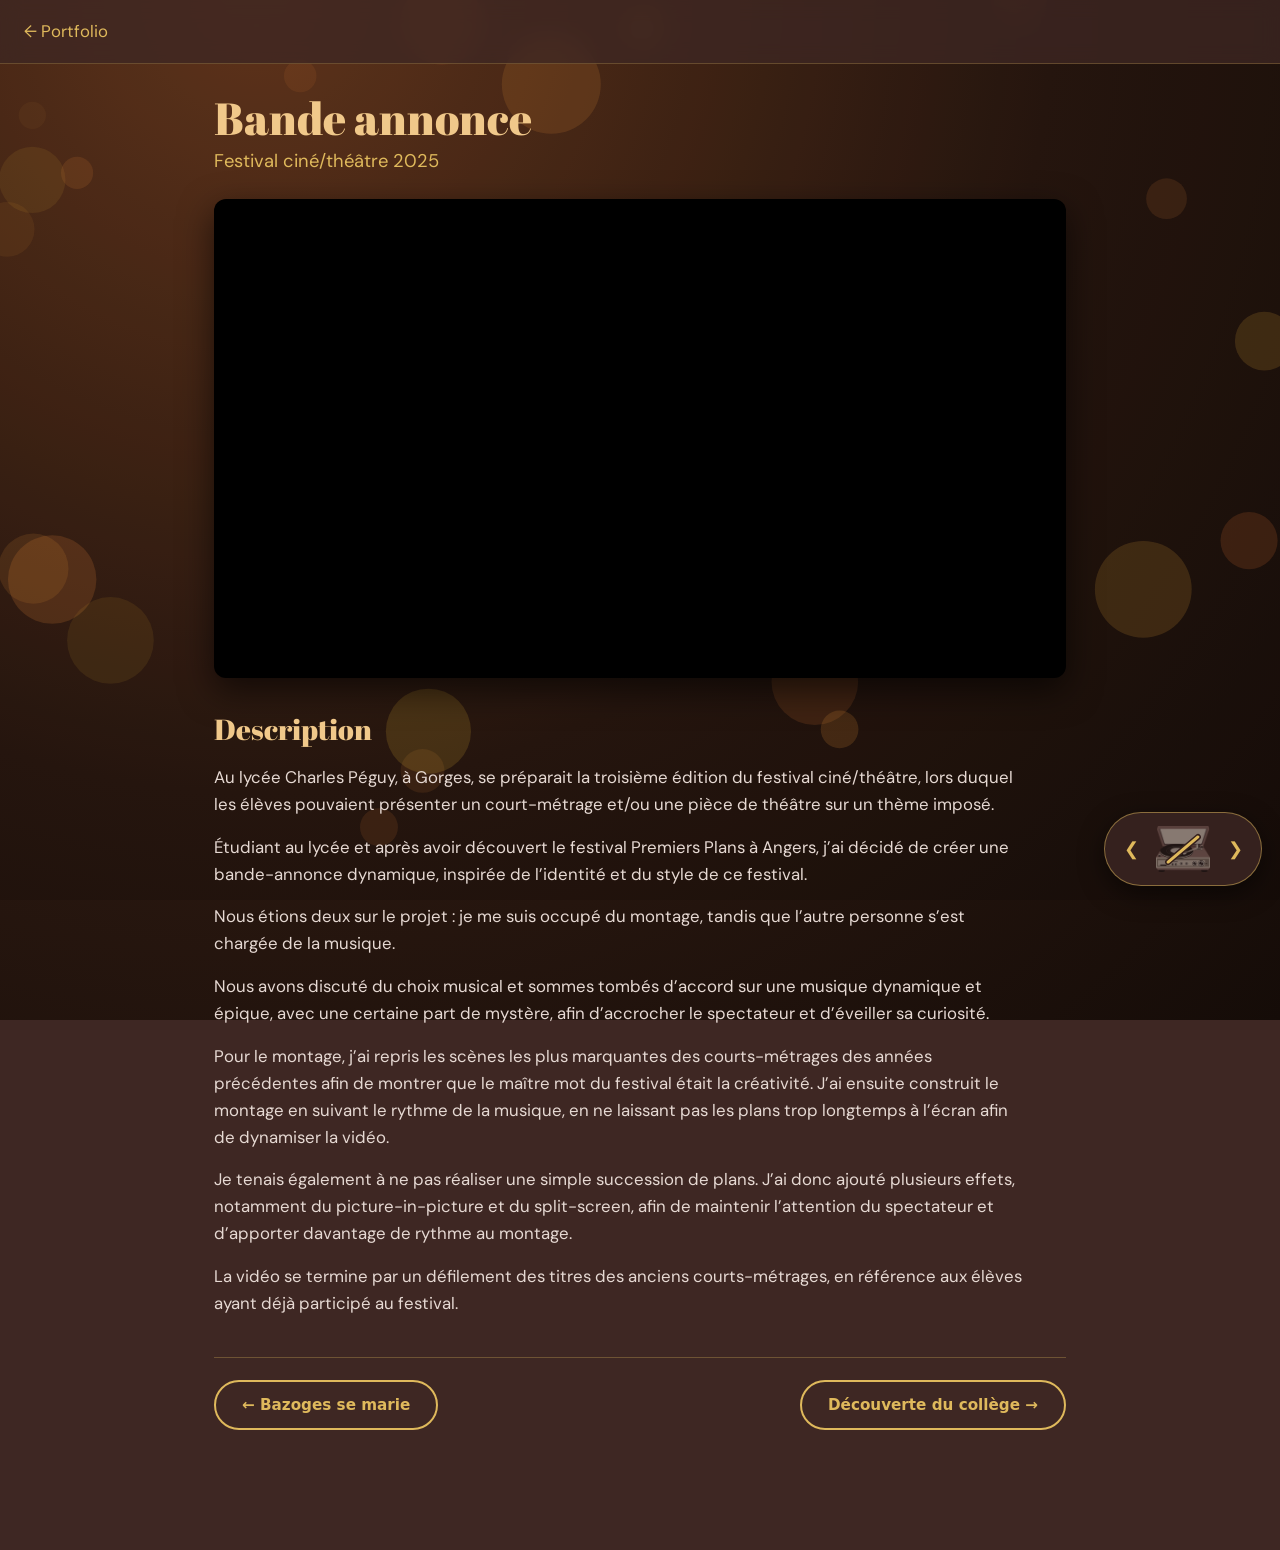
<file: bande-annonce-festival.html>
<!DOCTYPE html>
<html lang="fr">
<head>
<meta charset="UTF-8">
<meta name="viewport" content="width=device-width, initial-scale=1, viewport-fit=cover">
<meta name="theme-color" content="#1c120d">
<title>Bande annonce festival</title>
<meta name="description" content="Bande-annonce du festival ciné/théâtre 2025 du lycée Charles Péguy">
<script>try{document.documentElement.dataset.theme=parseInt(localStorage.getItem('currentTheme'))||0}catch(e){}</script>
<link rel="preconnect" href="https://fonts.googleapis.com"><link rel="preconnect" href="https://fonts.gstatic.com" crossorigin>
<link href="https://fonts.googleapis.com/css2?family=Abril+Fatface&family=DM+Sans:wght@400;700&family=Monoton&family=Space+Grotesk:wght@400;700&family=Comfortaa:wght@500;700&family=Nunito:wght@400;700&family=Cinzel+Decorative:wght@700&family=Cormorant+Garamond:wght@500;600&family=Fredoka:wght@400;600&family=Playfair+Display:ital,wght@1,600&family=Lora:wght@400;600&family=Anton&family=Barlow:wght@400;600&display=swap" rel="stylesheet">
<link rel="stylesheet" href="style.css">
</head>
<body>
<header class="topbar"><a class="back" href="index.html">&larr; Portfolio</a></header>
<main class="project">
<h1>Bande annonce</h1><p class="sub">Festival ciné/théâtre 2025</p>
<div class="player-box"><iframe src="https://player.vimeo.com/video/1224391317?badge=0&amp;autopause=0&amp;player_id=0&amp;app_id=58479" title="Bande annonce du festival" allow="autoplay; fullscreen" allowfullscreen loading="lazy"></iframe></div>
<div class="desc"><h2>Description</h2>
<p>Au lycée Charles Péguy, à Gorges, se préparait la troisième édition du festival ciné/théâtre, lors duquel les élèves pouvaient présenter un court-métrage et/ou une pièce de théâtre sur un thème imposé.</p>
<p>Étudiant au lycée et après avoir découvert le festival Premiers Plans à Angers, j’ai décidé de créer une bande-annonce dynamique, inspirée de l’identité et du style de ce festival.</p>
<p>Nous étions deux sur le projet : je me suis occupé du montage, tandis que l’autre personne s’est chargée de la musique.</p>
<p>Nous avons discuté du choix musical et sommes tombés d’accord sur une musique dynamique et épique, avec une certaine part de mystère, afin d’accrocher le spectateur et d’éveiller sa curiosité.</p>
<p>Pour le montage, j’ai repris les scènes les plus marquantes des courts-métrages des années précédentes afin de montrer que le maître mot du festival était la créativité. J’ai ensuite construit le montage en suivant le rythme de la musique, en ne laissant pas les plans trop longtemps à l’écran afin de dynamiser la vidéo.</p>
<p>Je tenais également à ne pas réaliser une simple succession de plans. J’ai donc ajouté plusieurs effets, notamment du picture-in-picture et du split-screen, afin de maintenir l’attention du spectateur et d’apporter davantage de rythme au montage.</p>
<p>La vidéo se termine par un défilement des titres des anciens courts-métrages, en référence aux élèves ayant déjà participé au festival.</p></div>
<nav class="next" aria-label="Autres projets"><a class="btn" href="retour-en-image-evenement.html">&larr; Bazoges se marie</a><a class="btn" href="decouverte-du-college.html">Découverte du collège &rarr;</a></nav>
</main>
<script src="theme.js" defer></script>
</body>
</html>
</file>
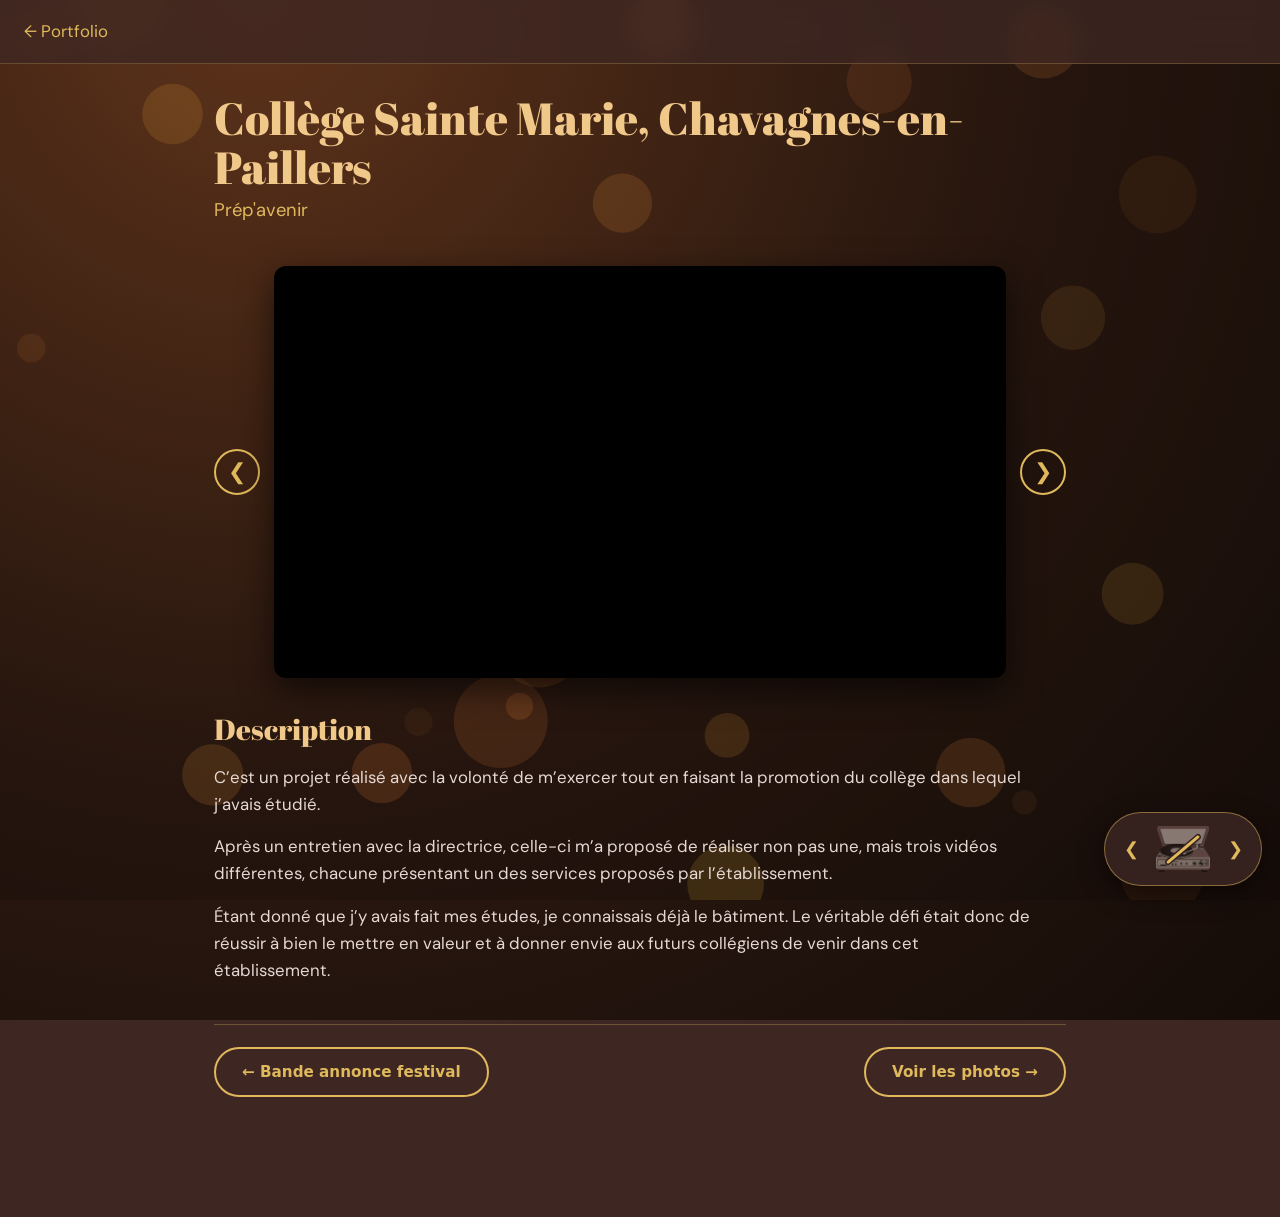
<file: decouverte-du-college.html>
<!DOCTYPE html>
<html lang="fr">
<head>
<meta charset="UTF-8">
<meta name="viewport" content="width=device-width, initial-scale=1, viewport-fit=cover">
<meta name="theme-color" content="#1c120d">
<title>Découverte du collège</title>
<meta name="description" content="Trois vidéos de présentation du collège Sainte Marie de Chavagnes-en-Paillers">
<script>try{document.documentElement.dataset.theme=parseInt(localStorage.getItem('currentTheme'))||0}catch(e){}</script>
<link rel="preconnect" href="https://fonts.googleapis.com"><link rel="preconnect" href="https://fonts.gstatic.com" crossorigin>
<link href="https://fonts.googleapis.com/css2?family=Abril+Fatface&family=DM+Sans:wght@400;700&family=Monoton&family=Space+Grotesk:wght@400;700&family=Comfortaa:wght@500;700&family=Nunito:wght@400;700&family=Cinzel+Decorative:wght@700&family=Cormorant+Garamond:wght@500;600&family=Fredoka:wght@400;600&family=Playfair+Display:ital,wght@1,600&family=Lora:wght@400;600&family=Anton&family=Barlow:wght@400;600&display=swap" rel="stylesheet">
<link rel="stylesheet" href="style.css">
</head>
<body>
<header class="topbar"><a class="back" href="index.html">&larr; Portfolio</a></header>
<main class="project">
<h1>Collège Sainte Marie, Chavagnes-en-Paillers</h1><p class="sub" id="sub" aria-live="polite">Prép'avenir</p>
<div class="carousel">
<button class="arrow" onclick="go(-1)" aria-label="Vidéo précédente">&#10094;</button>
<div class="player-box"><iframe id="frame" src="https://player.vimeo.com/video/1224417203?badge=0&amp;autopause=0&amp;player_id=0&amp;app_id=58479" title="Vidéo du collège" allow="autoplay; fullscreen" allowfullscreen loading="lazy"></iframe></div>
<button class="arrow" onclick="go(1)" aria-label="Vidéo suivante">&#10095;</button>
</div>
<div class="desc"><h2>Description</h2>
<p>C’est un projet réalisé avec la volonté de m’exercer tout en faisant la promotion du collège dans lequel j’avais étudié.</p>
<p>Après un entretien avec la directrice, celle-ci m’a proposé de réaliser non pas une, mais trois vidéos différentes, chacune présentant un des services proposés par l’établissement.</p>
<p>Étant donné que j’y avais fait mes études, je connaissais déjà le bâtiment. Le véritable défi était donc de réussir à bien le mettre en valeur et à donner envie aux futurs collégiens de venir dans cet établissement.</p></div>
<nav class="next" aria-label="Autres projets"><a class="btn" href="bande-annonce-festival.html">&larr; Bande annonce festival</a><a class="btn" href="index.html#photo">Voir les photos &rarr;</a></nav>
</main>
<script>
const L=[["https://player.vimeo.com/video/1224417203?badge=0&amp;autopause=0&amp;player_id=0&amp;app_id=58479","Prép'avenir"],["https://player.vimeo.com/video/1224417202?badge=0&amp;autopause=0&amp;player_id=0&amp;app_id=58479","Cantine"],["https://player.vimeo.com/video/1224417201?badge=0&amp;autopause=0&amp;player_id=0&amp;app_id=58479","Ateliers de Marie"]];let k=0;
function go(d){k=(k+d+L.length)%L.length;document.getElementById('frame').src=L[k][0];document.getElementById('sub').textContent=L[k][1]}
</script>
<script src="theme.js" defer></script>
</body>
</html>
</file>
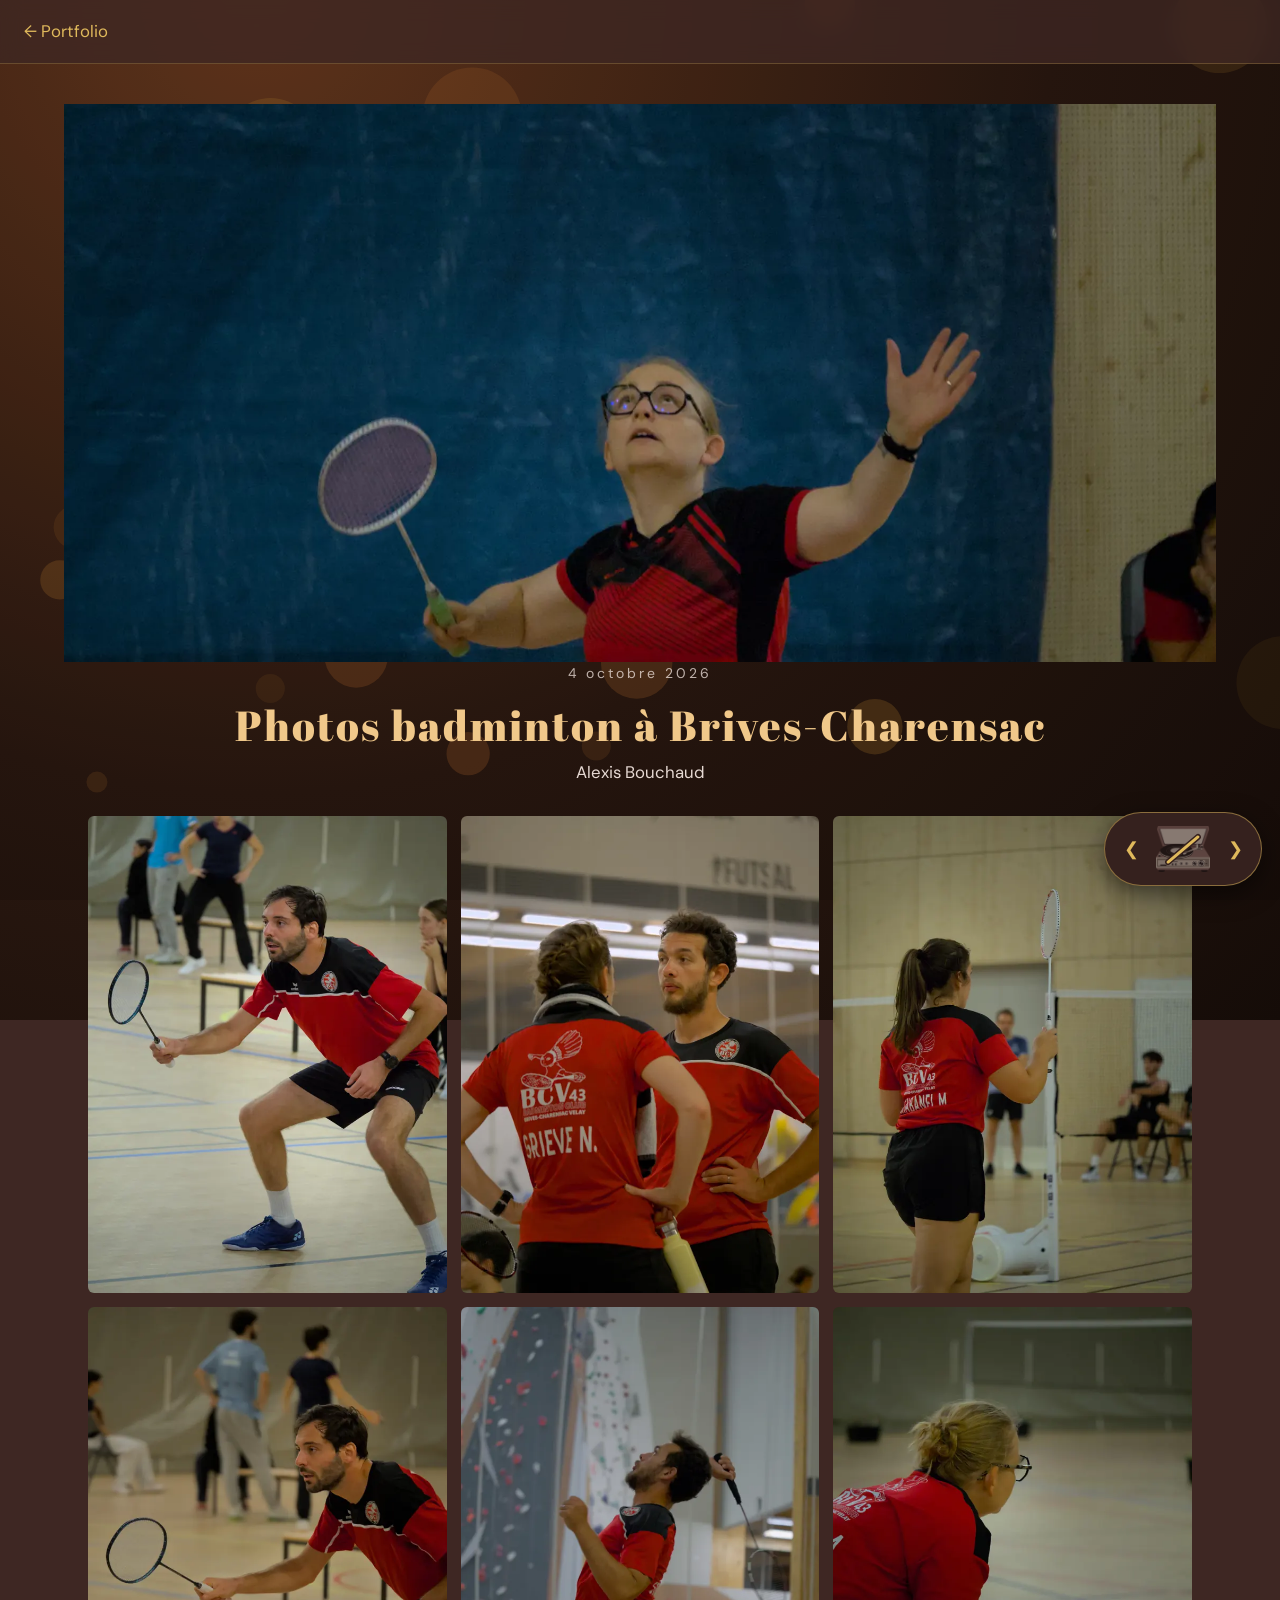
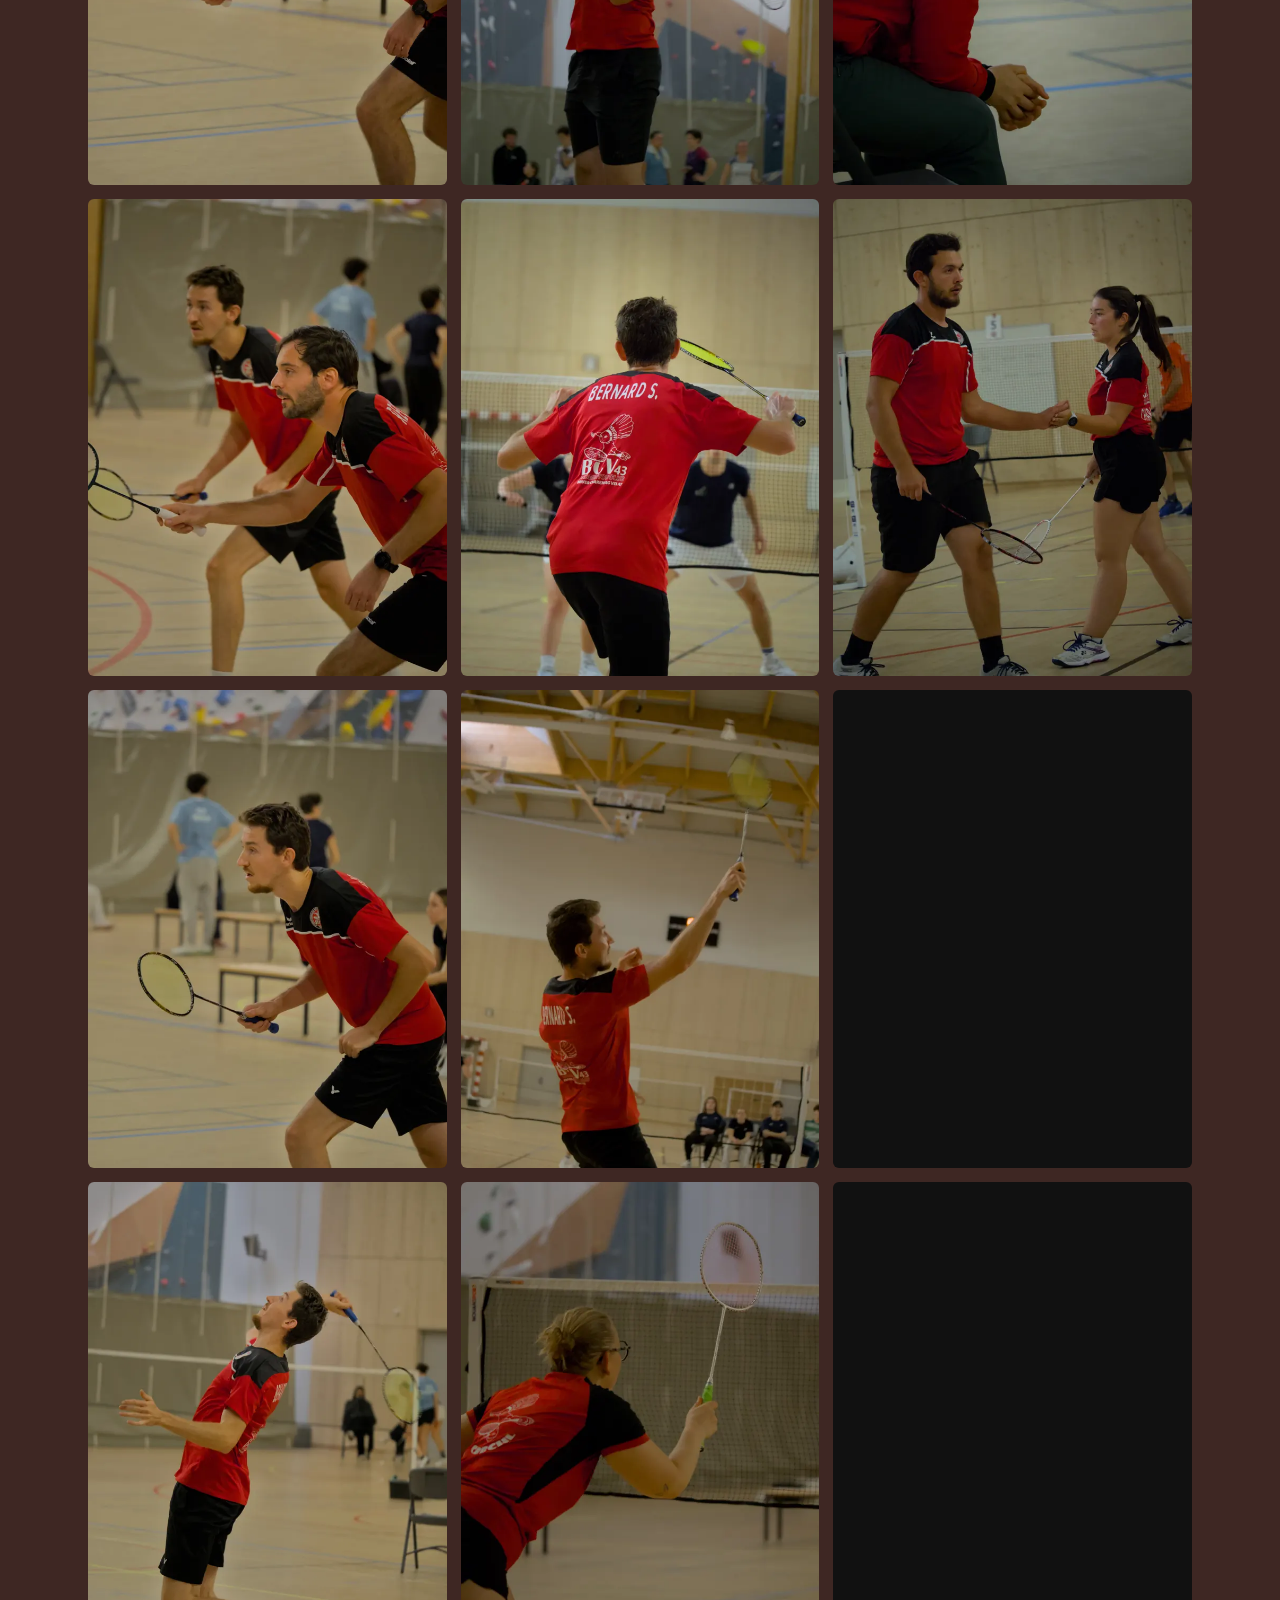
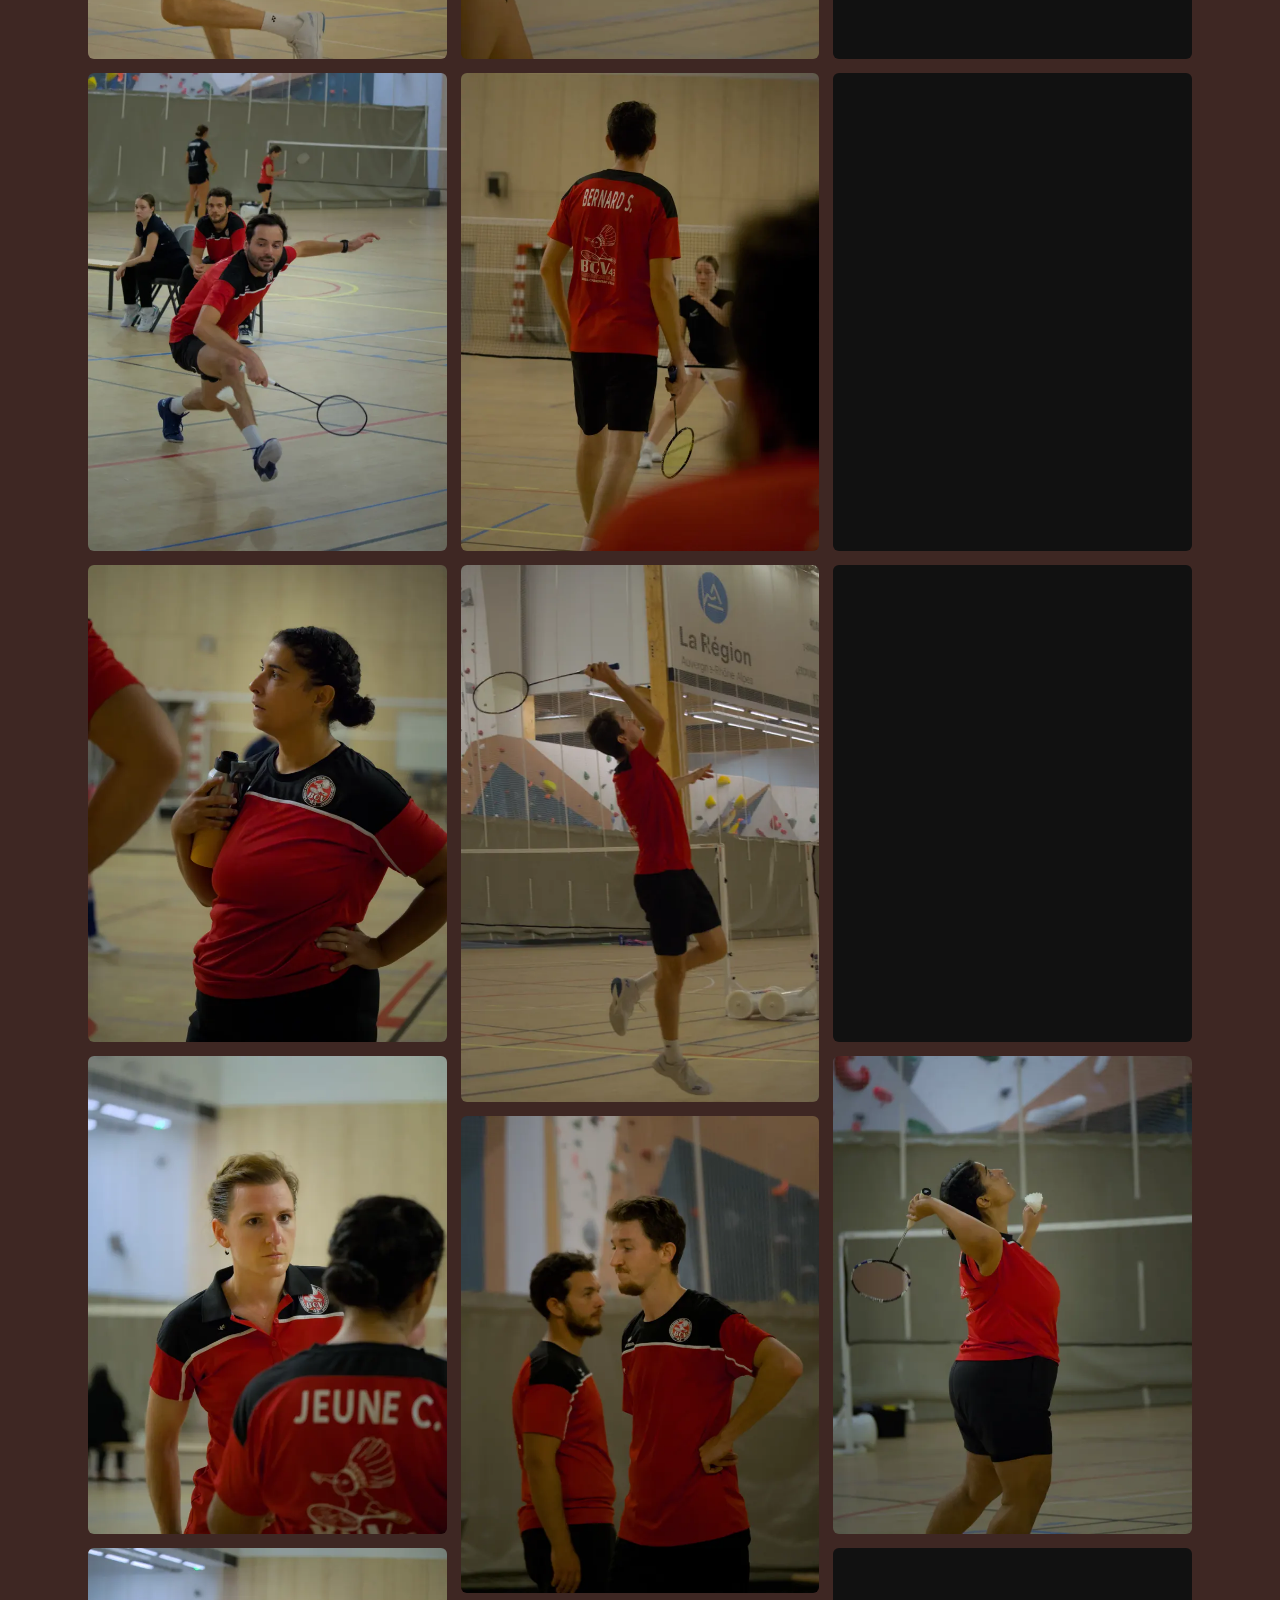
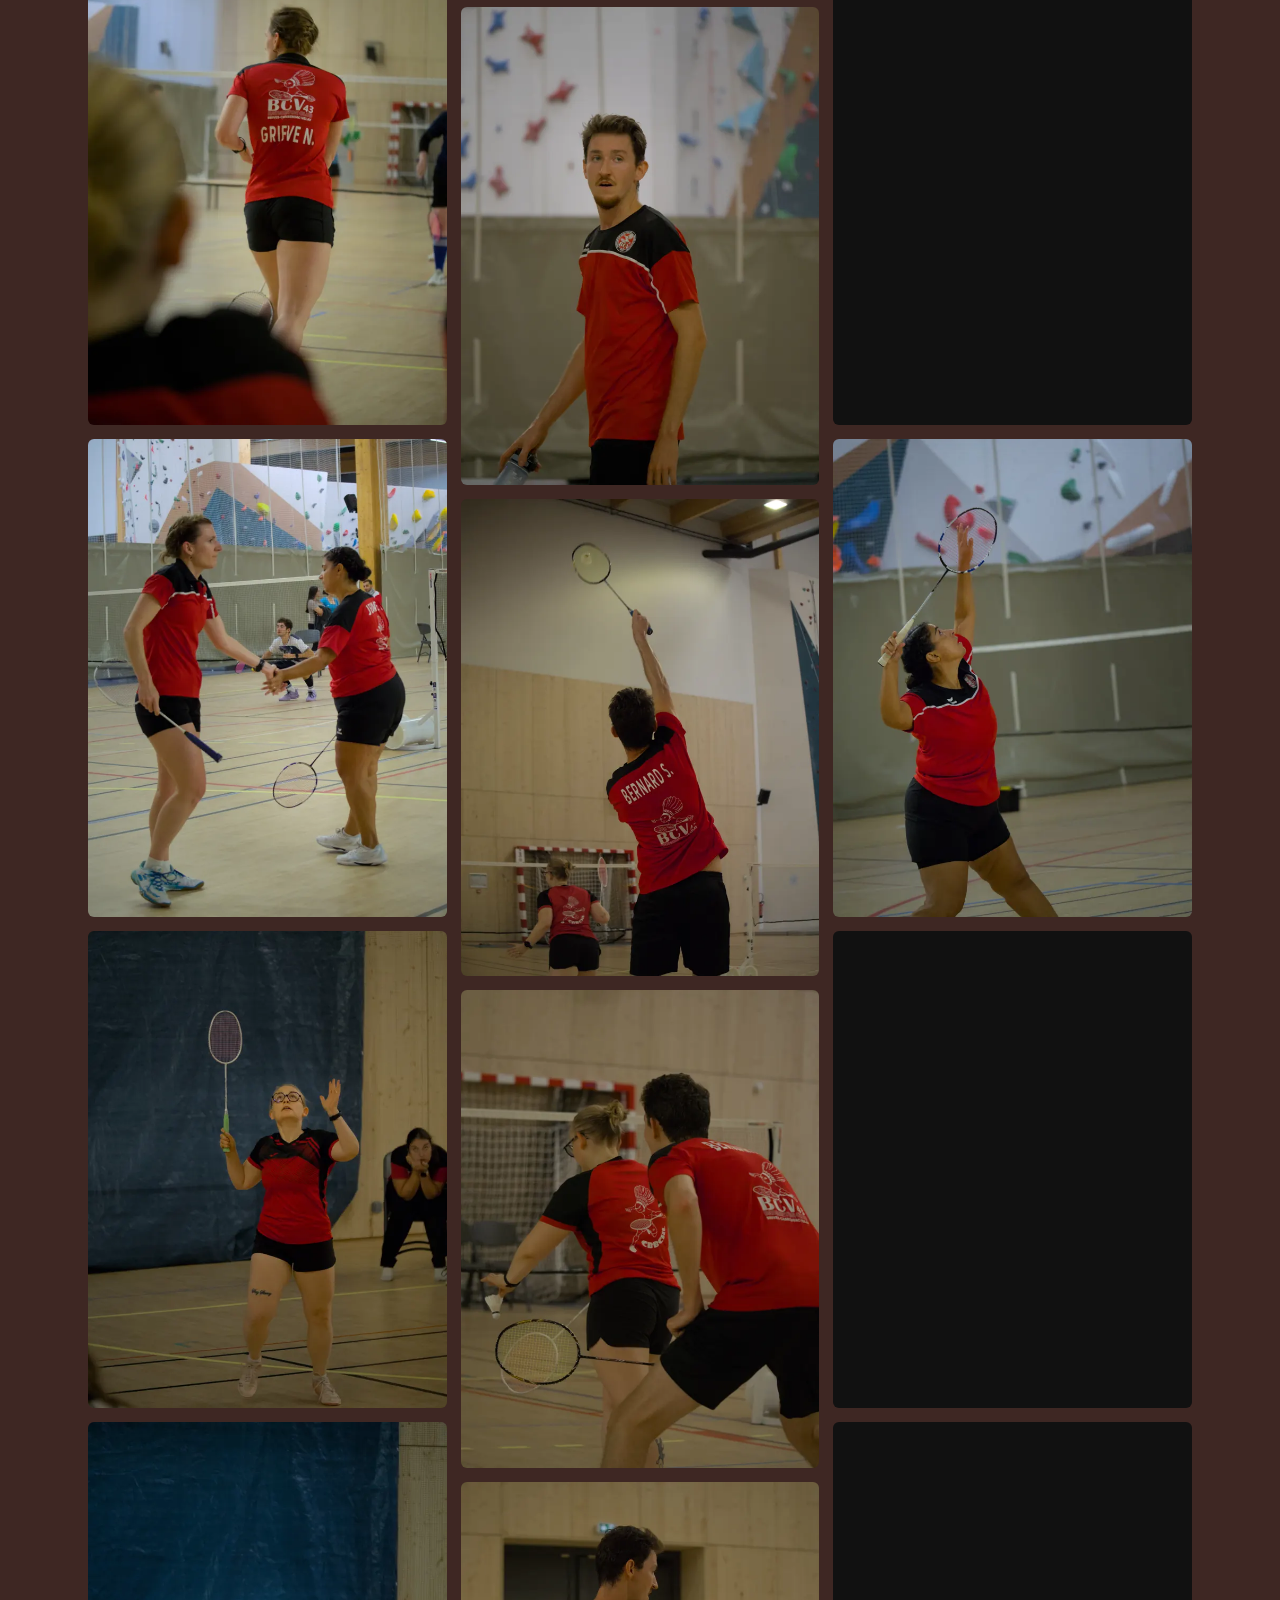
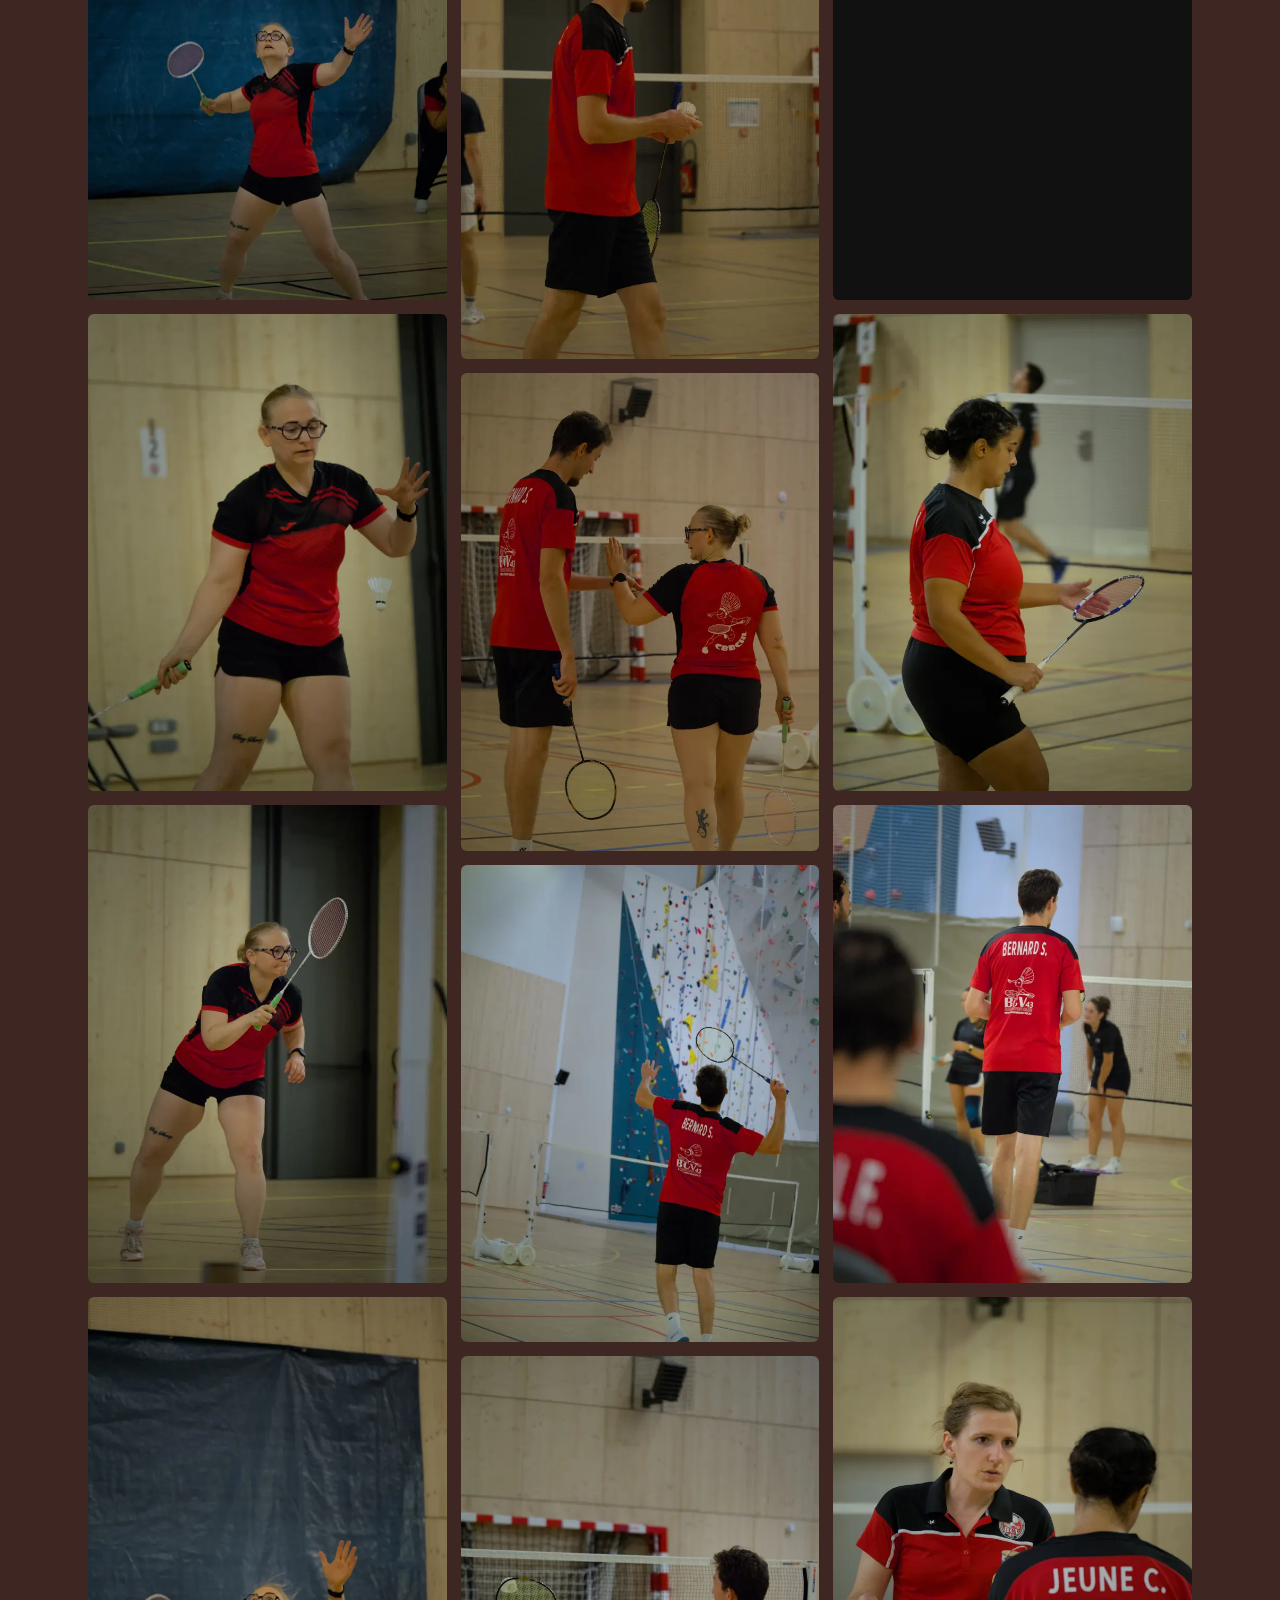
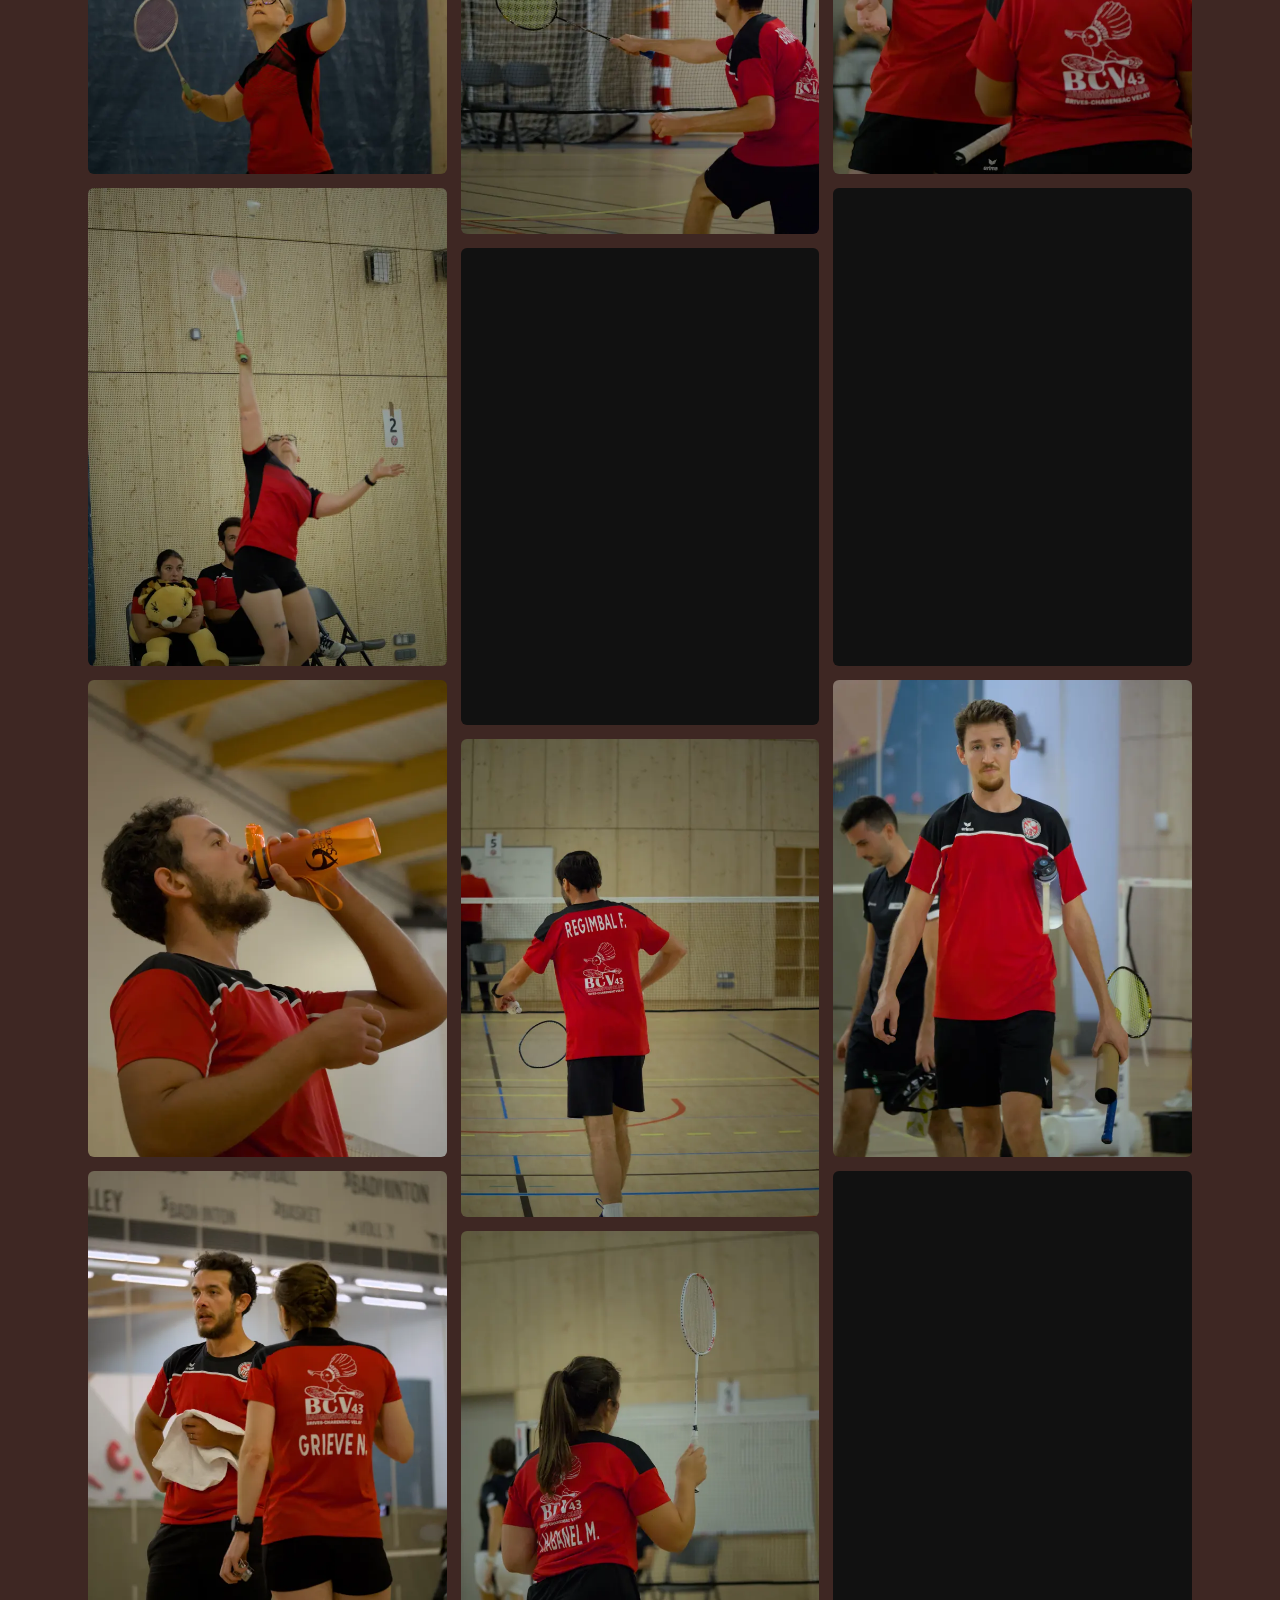
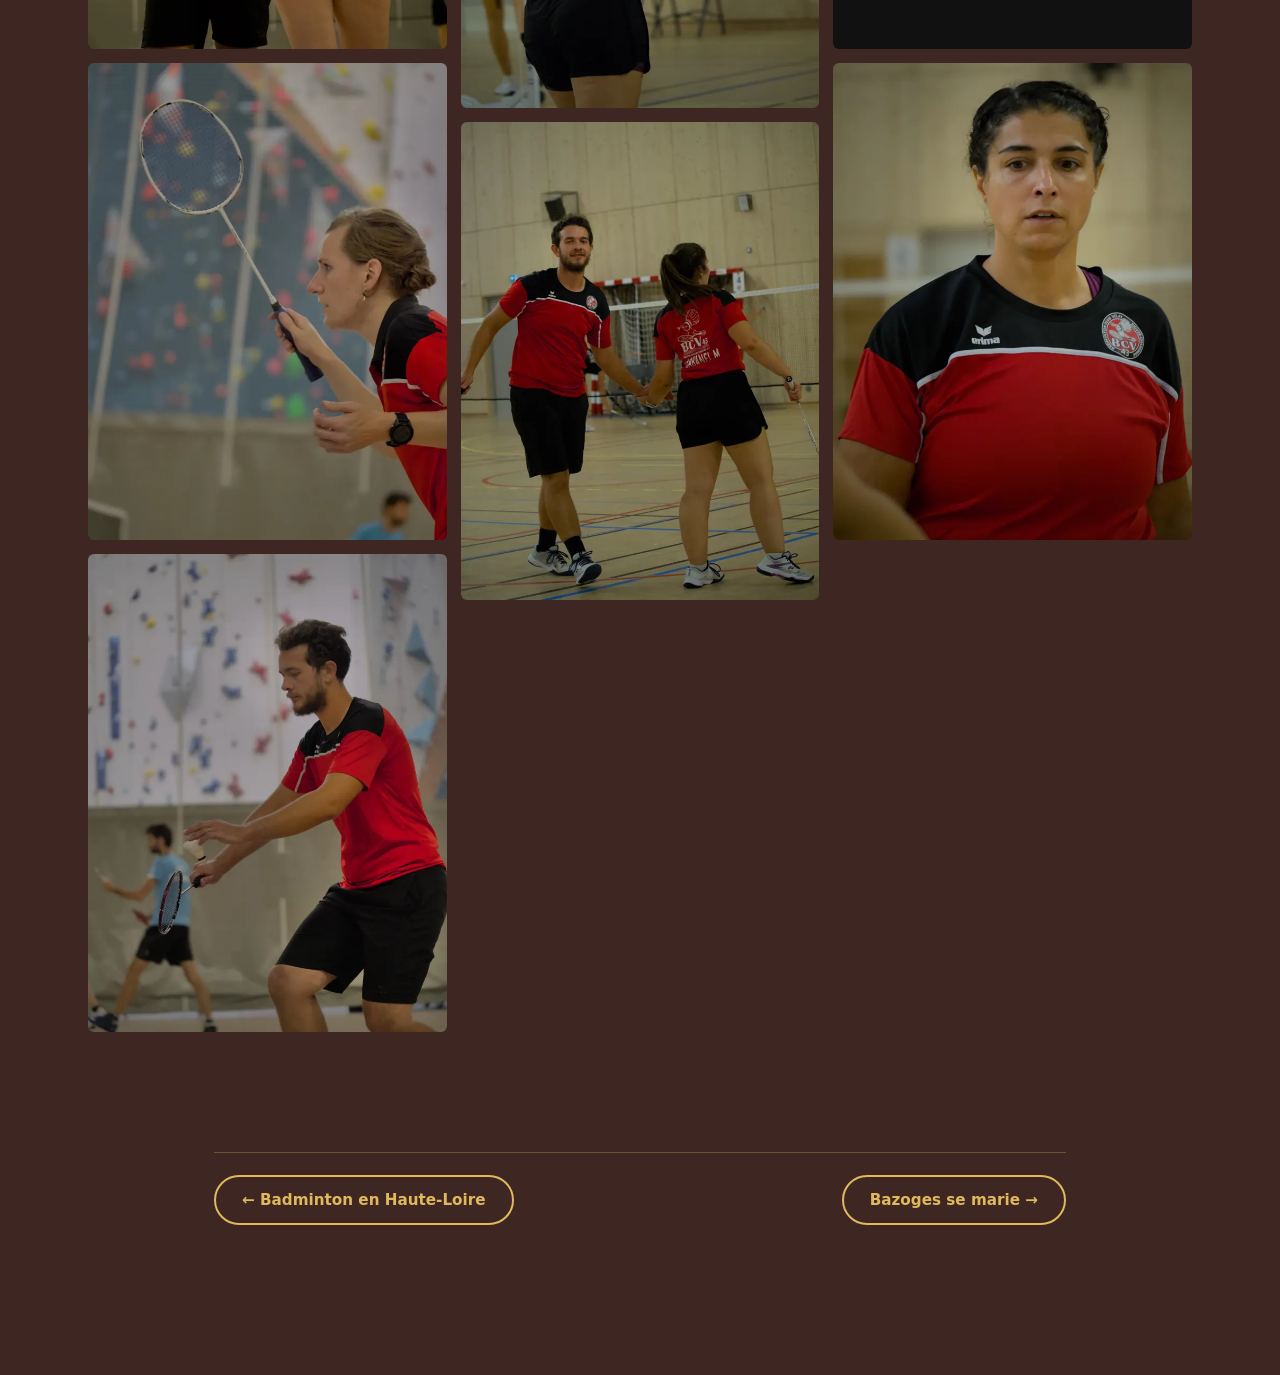
<file: galerie-badminton-brives-charensac.html>
<!DOCTYPE html>
<html lang="fr">
<head>
<meta charset="UTF-8">
<meta name="viewport" content="width=device-width, initial-scale=1, viewport-fit=cover">
<meta name="theme-color" content="#1c120d">
<title>Photos badminton à Brives-Charensac - Alexis Bouchaud</title>
<meta name="description" content="Photos badminton à Brives-Charensac : galerie photo par Alexis Bouchaud">
<script>try{document.documentElement.dataset.theme=parseInt(localStorage.getItem('currentTheme'))||0}catch(e){}</script>
<link rel="preconnect" href="https://fonts.googleapis.com"><link rel="preconnect" href="https://fonts.gstatic.com" crossorigin>
<link href="https://fonts.googleapis.com/css2?family=Abril+Fatface&family=DM+Sans:wght@400;700&family=Monoton&family=Space+Grotesk:wght@400;700&family=Comfortaa:wght@500;700&family=Nunito:wght@400;700&family=Cinzel+Decorative:wght@700&family=Cormorant+Garamond:wght@500;600&family=Fredoka:wght@400;600&family=Playfair+Display:ital,wght@1,600&family=Lora:wght@400;600&family=Anton&family=Barlow:wght@400;600&display=swap" rel="stylesheet">
<link rel="stylesheet" href="style.css">
</head>
<body>
<header class="topbar"><a class="back" href="index.html">&larr; Portfolio</a></header>
<main>
<div class="g-hero">
<img class="cover" src="Photo_BRI/large/P1095227.webp" alt="Couverture : Badminton à Brives-Charensac" style="object-position:center 40%">
<small>4 octobre 2026</small><h1>Photos badminton à Brives-Charensac</h1><p>Alexis Bouchaud</p>
</div>
<div class="masonry">
<button class="ph" aria-label="Agrandir la photo 1"><img src="Photo_BRI/thumb/P1095131.webp" data-full="Photo_BRI/large/P1095131.webp" width="676" height="900" loading="lazy" decoding="async" alt="Badminton à Brives-Charensac, photo 1 sur 58"></button>
<button class="ph" aria-label="Agrandir la photo 2"><img src="Photo_BRI/thumb/P1095134.webp" data-full="Photo_BRI/large/P1095134.webp" width="676" height="900" loading="lazy" decoding="async" alt="Badminton à Brives-Charensac, photo 2 sur 58"></button>
<button class="ph" aria-label="Agrandir la photo 3"><img src="Photo_BRI/thumb/P1095138.webp" data-full="Photo_BRI/large/P1095138.webp" width="676" height="900" loading="lazy" decoding="async" alt="Badminton à Brives-Charensac, photo 3 sur 58"></button>
<button class="ph" aria-label="Agrandir la photo 4"><img src="Photo_BRI/thumb/P1095142.webp" data-full="Photo_BRI/large/P1095142.webp" width="676" height="900" loading="lazy" decoding="async" alt="Badminton à Brives-Charensac, photo 4 sur 58"></button>
<button class="ph" aria-label="Agrandir la photo 5"><img src="Photo_BRI/thumb/P1095145.webp" data-full="Photo_BRI/large/P1095145.webp" width="676" height="900" loading="lazy" decoding="async" alt="Badminton à Brives-Charensac, photo 5 sur 58"></button>
<button class="ph" aria-label="Agrandir la photo 6"><img src="Photo_BRI/thumb/P1095149.webp" data-full="Photo_BRI/large/P1095149.webp" width="676" height="900" loading="lazy" decoding="async" alt="Badminton à Brives-Charensac, photo 6 sur 58"></button>
<button class="ph" aria-label="Agrandir la photo 7"><img src="Photo_BRI/thumb/P1095173.webp" data-full="Photo_BRI/large/P1095173.webp" width="676" height="900" loading="lazy" decoding="async" alt="Badminton à Brives-Charensac, photo 7 sur 58"></button>
<button class="ph" aria-label="Agrandir la photo 8"><img src="Photo_BRI/thumb/P1095177.webp" data-full="Photo_BRI/large/P1095177.webp" width="676" height="900" loading="lazy" decoding="async" alt="Badminton à Brives-Charensac, photo 8 sur 58"></button>
<button class="ph" aria-label="Agrandir la photo 9"><img src="Photo_BRI/thumb/P1095178.webp" data-full="Photo_BRI/large/P1095178.webp" width="676" height="900" loading="lazy" decoding="async" alt="Badminton à Brives-Charensac, photo 9 sur 58"></button>
<button class="ph" aria-label="Agrandir la photo 10"><img src="Photo_BRI/thumb/P1095218.webp" data-full="Photo_BRI/large/P1095218.webp" width="676" height="900" loading="lazy" decoding="async" alt="Badminton à Brives-Charensac, photo 10 sur 58"></button>
<button class="ph" aria-label="Agrandir la photo 11"><img src="Photo_BRI/thumb/P1095226.webp" data-full="Photo_BRI/large/P1095226.webp" width="676" height="900" loading="lazy" decoding="async" alt="Badminton à Brives-Charensac, photo 11 sur 58"></button>
<button class="ph" aria-label="Agrandir la photo 12"><img src="Photo_BRI/thumb/P1095227.webp" data-full="Photo_BRI/large/P1095227.webp" width="676" height="900" loading="lazy" decoding="async" alt="Badminton à Brives-Charensac, photo 12 sur 58"></button>
<button class="ph" aria-label="Agrandir la photo 13"><img src="Photo_BRI/thumb/P1095245.webp" data-full="Photo_BRI/large/P1095245.webp" width="676" height="900" loading="lazy" decoding="async" alt="Badminton à Brives-Charensac, photo 13 sur 58"></button>
<button class="ph" aria-label="Agrandir la photo 14"><img src="Photo_BRI/thumb/P1095249.webp" data-full="Photo_BRI/large/P1095249.webp" width="676" height="900" loading="lazy" decoding="async" alt="Badminton à Brives-Charensac, photo 14 sur 58"></button>
<button class="ph" aria-label="Agrandir la photo 15"><img src="Photo_BRI/thumb/P1095256.webp" data-full="Photo_BRI/large/P1095256.webp" width="676" height="900" loading="lazy" decoding="async" alt="Badminton à Brives-Charensac, photo 15 sur 58"></button>
<button class="ph" aria-label="Agrandir la photo 16"><img src="Photo_BRI/thumb/P1095268.webp" data-full="Photo_BRI/large/P1095268.webp" width="676" height="900" loading="lazy" decoding="async" alt="Badminton à Brives-Charensac, photo 16 sur 58"></button>
<button class="ph" aria-label="Agrandir la photo 17"><img src="Photo_BRI/thumb/P1095286.webp" data-full="Photo_BRI/large/P1095286.webp" width="676" height="900" loading="lazy" decoding="async" alt="Badminton à Brives-Charensac, photo 17 sur 58"></button>
<button class="ph" aria-label="Agrandir la photo 18"><img src="Photo_BRI/thumb/P1095296.webp" data-full="Photo_BRI/large/P1095296.webp" width="676" height="900" loading="lazy" decoding="async" alt="Badminton à Brives-Charensac, photo 18 sur 58"></button>
<button class="ph" aria-label="Agrandir la photo 19"><img src="Photo_BRI/thumb/P1095302.webp" data-full="Photo_BRI/large/P1095302.webp" width="676" height="900" loading="lazy" decoding="async" alt="Badminton à Brives-Charensac, photo 19 sur 58"></button>
<button class="ph" aria-label="Agrandir la photo 20"><img src="Photo_BRI/thumb/P1095309.webp" data-full="Photo_BRI/large/P1095309.webp" width="676" height="900" loading="lazy" decoding="async" alt="Badminton à Brives-Charensac, photo 20 sur 58"></button>
<button class="ph" aria-label="Agrandir la photo 21"><img src="Photo_BRI/thumb/P1095319.webp" data-full="Photo_BRI/large/P1095319.webp" width="676" height="900" loading="lazy" decoding="async" alt="Badminton à Brives-Charensac, photo 21 sur 58"></button>
<button class="ph" aria-label="Agrandir la photo 22"><img src="Photo_BRI/thumb/P1095339.webp" data-full="Photo_BRI/large/P1095339.webp" width="676" height="900" loading="lazy" decoding="async" alt="Badminton à Brives-Charensac, photo 22 sur 58"></button>
<button class="ph" aria-label="Agrandir la photo 23"><img src="Photo_BRI/thumb/P1095343.webp" data-full="Photo_BRI/large/P1095343.webp" width="676" height="900" loading="lazy" decoding="async" alt="Badminton à Brives-Charensac, photo 23 sur 58"></button>
<button class="ph" aria-label="Agrandir la photo 24"><img src="Photo_BRI/thumb/P1095354.webp" data-full="Photo_BRI/large/P1095354.webp" width="676" height="900" loading="lazy" decoding="async" alt="Badminton à Brives-Charensac, photo 24 sur 58"></button>
<button class="ph" aria-label="Agrandir la photo 25"><img src="Photo_BRI/thumb/P1095368.webp" data-full="Photo_BRI/large/P1095368.webp" width="676" height="900" loading="lazy" decoding="async" alt="Badminton à Brives-Charensac, photo 25 sur 58"></button>
<button class="ph" aria-label="Agrandir la photo 26"><img src="Photo_BRI/thumb/P1095375.webp" data-full="Photo_BRI/large/P1095375.webp" width="676" height="900" loading="lazy" decoding="async" alt="Badminton à Brives-Charensac, photo 26 sur 58"></button>
<button class="ph" aria-label="Agrandir la photo 27"><img src="Photo_BRI/thumb/P1095380.webp" data-full="Photo_BRI/large/P1095380.webp" width="601" height="900" loading="lazy" decoding="async" alt="Badminton à Brives-Charensac, photo 27 sur 58"></button>
<button class="ph" aria-label="Agrandir la photo 28"><img src="Photo_BRI/thumb/P1095397.webp" data-full="Photo_BRI/large/P1095397.webp" width="676" height="900" loading="lazy" decoding="async" alt="Badminton à Brives-Charensac, photo 28 sur 58"></button>
<button class="ph" aria-label="Agrandir la photo 29"><img src="Photo_BRI/thumb/P1095402.webp" data-full="Photo_BRI/large/P1095402.webp" width="676" height="900" loading="lazy" decoding="async" alt="Badminton à Brives-Charensac, photo 29 sur 58"></button>
<button class="ph" aria-label="Agrandir la photo 30"><img src="Photo_BRI/thumb/P1095432.webp" data-full="Photo_BRI/large/P1095432.webp" width="676" height="900" loading="lazy" decoding="async" alt="Badminton à Brives-Charensac, photo 30 sur 58"></button>
<button class="ph" aria-label="Agrandir la photo 31"><img src="Photo_BRI/thumb/P1095436.webp" data-full="Photo_BRI/large/P1095436.webp" width="676" height="900" loading="lazy" decoding="async" alt="Badminton à Brives-Charensac, photo 31 sur 58"></button>
<button class="ph" aria-label="Agrandir la photo 32"><img src="Photo_BRI/thumb/P1095441.webp" data-full="Photo_BRI/large/P1095441.webp" width="676" height="900" loading="lazy" decoding="async" alt="Badminton à Brives-Charensac, photo 32 sur 58"></button>
<button class="ph" aria-label="Agrandir la photo 33"><img src="Photo_BRI/thumb/P1095442.webp" data-full="Photo_BRI/large/P1095442.webp" width="676" height="900" loading="lazy" decoding="async" alt="Badminton à Brives-Charensac, photo 33 sur 58"></button>
<button class="ph" aria-label="Agrandir la photo 34"><img src="Photo_BRI/thumb/P1095453.webp" data-full="Photo_BRI/large/P1095453.webp" width="676" height="900" loading="lazy" decoding="async" alt="Badminton à Brives-Charensac, photo 34 sur 58"></button>
<button class="ph" aria-label="Agrandir la photo 35"><img src="Photo_BRI/thumb/P1095467.webp" data-full="Photo_BRI/large/P1095467.webp" width="676" height="900" loading="lazy" decoding="async" alt="Badminton à Brives-Charensac, photo 35 sur 58"></button>
<button class="ph" aria-label="Agrandir la photo 36"><img src="Photo_BRI/thumb/P1095478.webp" data-full="Photo_BRI/large/P1095478.webp" width="676" height="900" loading="lazy" decoding="async" alt="Badminton à Brives-Charensac, photo 36 sur 58"></button>
<button class="ph" aria-label="Agrandir la photo 37"><img src="Photo_BRI/thumb/P1095499.webp" data-full="Photo_BRI/large/P1095499.webp" width="676" height="900" loading="lazy" decoding="async" alt="Badminton à Brives-Charensac, photo 37 sur 58"></button>
<button class="ph" aria-label="Agrandir la photo 38"><img src="Photo_BRI/thumb/P1095505.webp" data-full="Photo_BRI/large/P1095505.webp" width="676" height="900" loading="lazy" decoding="async" alt="Badminton à Brives-Charensac, photo 38 sur 58"></button>
<button class="ph" aria-label="Agrandir la photo 39"><img src="Photo_BRI/thumb/P1095514.webp" data-full="Photo_BRI/large/P1095514.webp" width="676" height="900" loading="lazy" decoding="async" alt="Badminton à Brives-Charensac, photo 39 sur 58"></button>
<button class="ph" aria-label="Agrandir la photo 40"><img src="Photo_BRI/thumb/P1095518.webp" data-full="Photo_BRI/large/P1095518.webp" width="676" height="900" loading="lazy" decoding="async" alt="Badminton à Brives-Charensac, photo 40 sur 58"></button>
<button class="ph" aria-label="Agrandir la photo 41"><img src="Photo_BRI/thumb/P1095543.webp" data-full="Photo_BRI/large/P1095543.webp" width="676" height="900" loading="lazy" decoding="async" alt="Badminton à Brives-Charensac, photo 41 sur 58"></button>
<button class="ph" aria-label="Agrandir la photo 42"><img src="Photo_BRI/thumb/P1095545.webp" data-full="Photo_BRI/large/P1095545.webp" width="676" height="900" loading="lazy" decoding="async" alt="Badminton à Brives-Charensac, photo 42 sur 58"></button>
<button class="ph" aria-label="Agrandir la photo 43"><img src="Photo_BRI/thumb/P1095549.webp" data-full="Photo_BRI/large/P1095549.webp" width="676" height="900" loading="lazy" decoding="async" alt="Badminton à Brives-Charensac, photo 43 sur 58"></button>
<button class="ph" aria-label="Agrandir la photo 44"><img src="Photo_BRI/thumb/P1095561.webp" data-full="Photo_BRI/large/P1095561.webp" width="676" height="900" loading="lazy" decoding="async" alt="Badminton à Brives-Charensac, photo 44 sur 58"></button>
<button class="ph" aria-label="Agrandir la photo 45"><img src="Photo_BRI/thumb/P1095566.webp" data-full="Photo_BRI/large/P1095566.webp" width="676" height="900" loading="lazy" decoding="async" alt="Badminton à Brives-Charensac, photo 45 sur 58"></button>
<button class="ph" aria-label="Agrandir la photo 46"><img src="Photo_BRI/thumb/P1095568.webp" data-full="Photo_BRI/large/P1095568.webp" width="676" height="900" loading="lazy" decoding="async" alt="Badminton à Brives-Charensac, photo 46 sur 58"></button>
<button class="ph" aria-label="Agrandir la photo 47"><img src="Photo_BRI/thumb/P1095569.webp" data-full="Photo_BRI/large/P1095569.webp" width="676" height="900" loading="lazy" decoding="async" alt="Badminton à Brives-Charensac, photo 47 sur 58"></button>
<button class="ph" aria-label="Agrandir la photo 48"><img src="Photo_BRI/thumb/P1095573.webp" data-full="Photo_BRI/large/P1095573.webp" width="676" height="900" loading="lazy" decoding="async" alt="Badminton à Brives-Charensac, photo 48 sur 58"></button>
<button class="ph" aria-label="Agrandir la photo 49"><img src="Photo_BRI/thumb/P1095609.webp" data-full="Photo_BRI/large/P1095609.webp" width="676" height="900" loading="lazy" decoding="async" alt="Badminton à Brives-Charensac, photo 49 sur 58"></button>
<button class="ph" aria-label="Agrandir la photo 50"><img src="Photo_BRI/thumb/P1095623.webp" data-full="Photo_BRI/large/P1095623.webp" width="676" height="900" loading="lazy" decoding="async" alt="Badminton à Brives-Charensac, photo 50 sur 58"></button>
<button class="ph" aria-label="Agrandir la photo 51"><img src="Photo_BRI/thumb/P1095629.webp" data-full="Photo_BRI/large/P1095629.webp" width="676" height="900" loading="lazy" decoding="async" alt="Badminton à Brives-Charensac, photo 51 sur 58"></button>
<button class="ph" aria-label="Agrandir la photo 52"><img src="Photo_BRI/thumb/P1095633.webp" data-full="Photo_BRI/large/P1095633.webp" width="676" height="900" loading="lazy" decoding="async" alt="Badminton à Brives-Charensac, photo 52 sur 58"></button>
<button class="ph" aria-label="Agrandir la photo 53"><img src="Photo_BRI/thumb/P1095640.webp" data-full="Photo_BRI/large/P1095640.webp" width="676" height="900" loading="lazy" decoding="async" alt="Badminton à Brives-Charensac, photo 53 sur 58"></button>
<button class="ph" aria-label="Agrandir la photo 54"><img src="Photo_BRI/thumb/P1095651.webp" data-full="Photo_BRI/large/P1095651.webp" width="676" height="900" loading="lazy" decoding="async" alt="Badminton à Brives-Charensac, photo 54 sur 58"></button>
<button class="ph" aria-label="Agrandir la photo 55"><img src="Photo_BRI/thumb/P1095652.webp" data-full="Photo_BRI/large/P1095652.webp" width="676" height="900" loading="lazy" decoding="async" alt="Badminton à Brives-Charensac, photo 55 sur 58"></button>
<button class="ph" aria-label="Agrandir la photo 56"><img src="Photo_BRI/thumb/P1095660.webp" data-full="Photo_BRI/large/P1095660.webp" width="676" height="900" loading="lazy" decoding="async" alt="Badminton à Brives-Charensac, photo 56 sur 58"></button>
<button class="ph" aria-label="Agrandir la photo 57"><img src="Photo_BRI/thumb/P1095663.webp" data-full="Photo_BRI/large/P1095663.webp" width="676" height="900" loading="lazy" decoding="async" alt="Badminton à Brives-Charensac, photo 57 sur 58"></button>
<button class="ph" aria-label="Agrandir la photo 58"><img src="Photo_BRI/thumb/P1095688.webp" data-full="Photo_BRI/large/P1095688.webp" width="676" height="900" loading="lazy" decoding="async" alt="Badminton à Brives-Charensac, photo 58 sur 58"></button>
</div>
<div class="project"><nav class="next" aria-label="Autres projets"><a class="btn" href="galerie-badminton.html">&larr; Badminton en Haute-Loire</a><a class="btn" href="galerie-bazoges-se-marie.html">Bazoges se marie &rarr;</a></nav></div>
</main>
<script src="theme.js" defer></script>
</body>
</html>
</file>
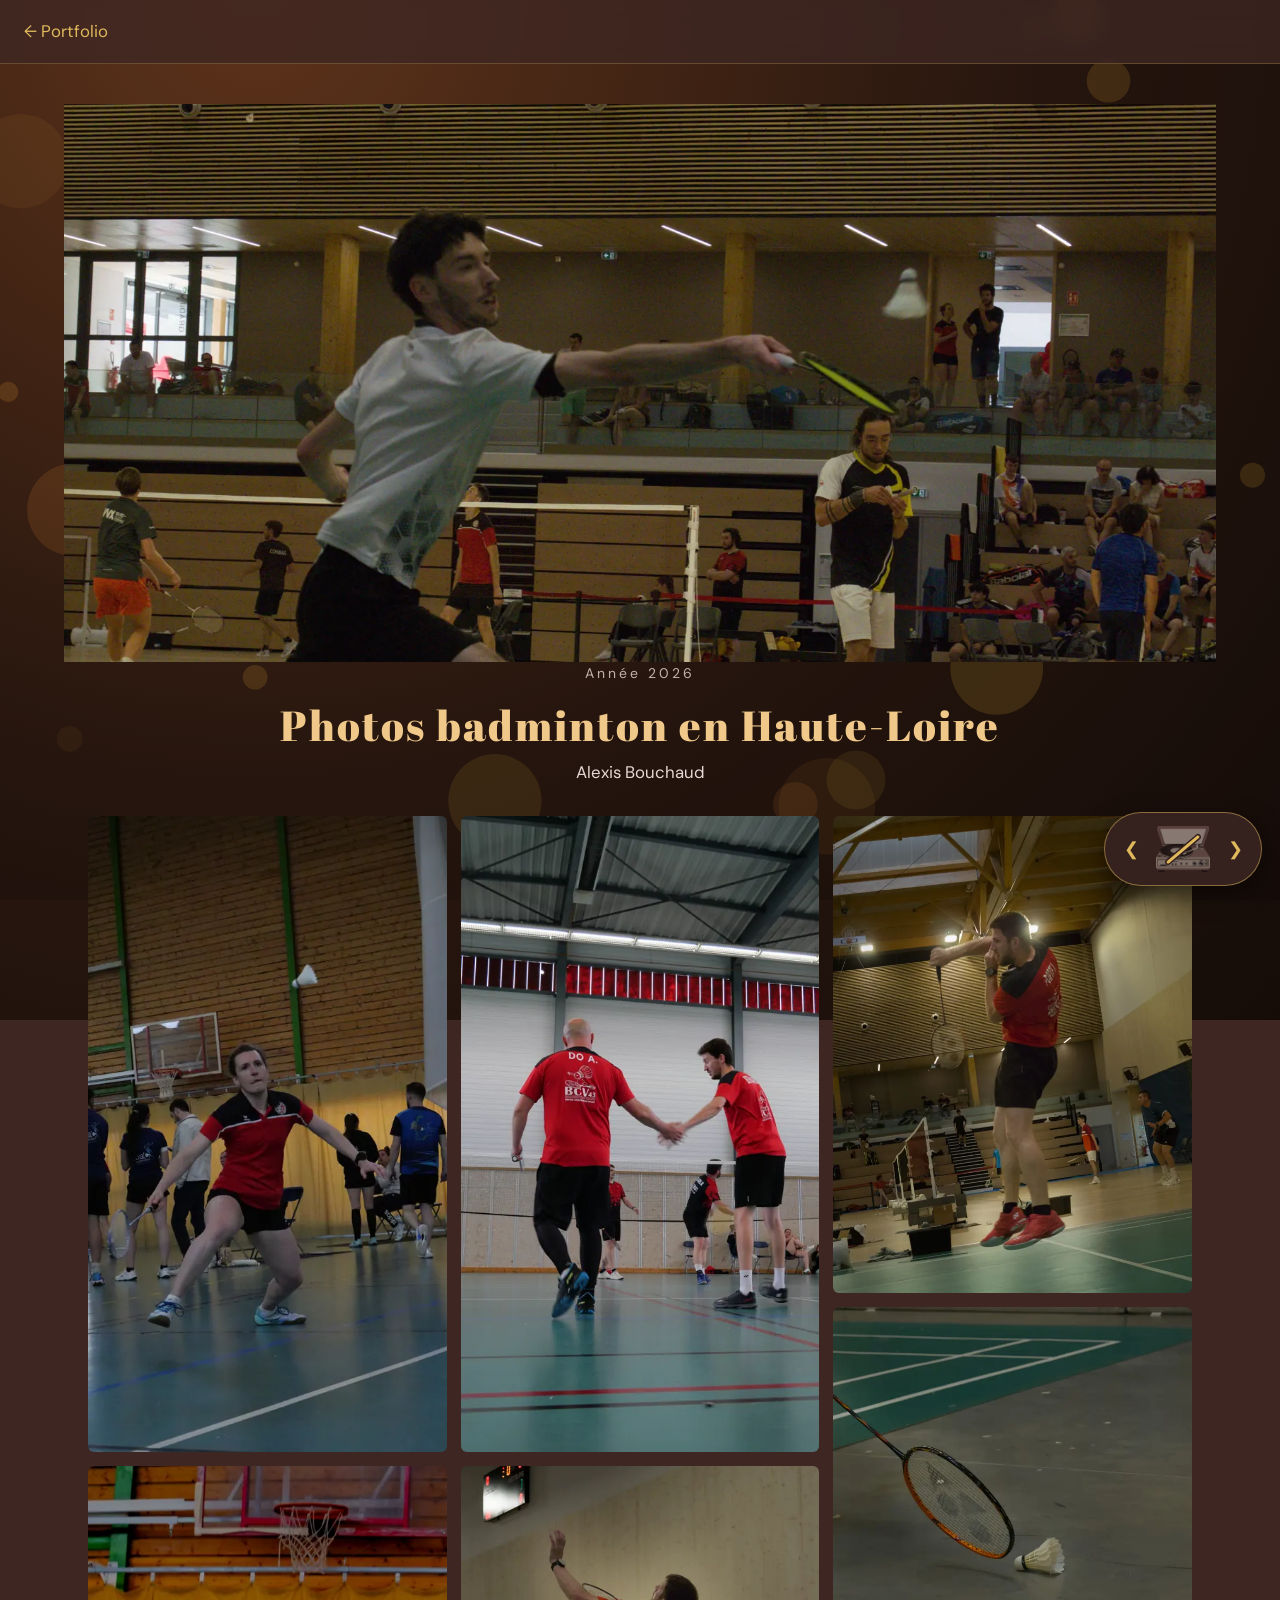
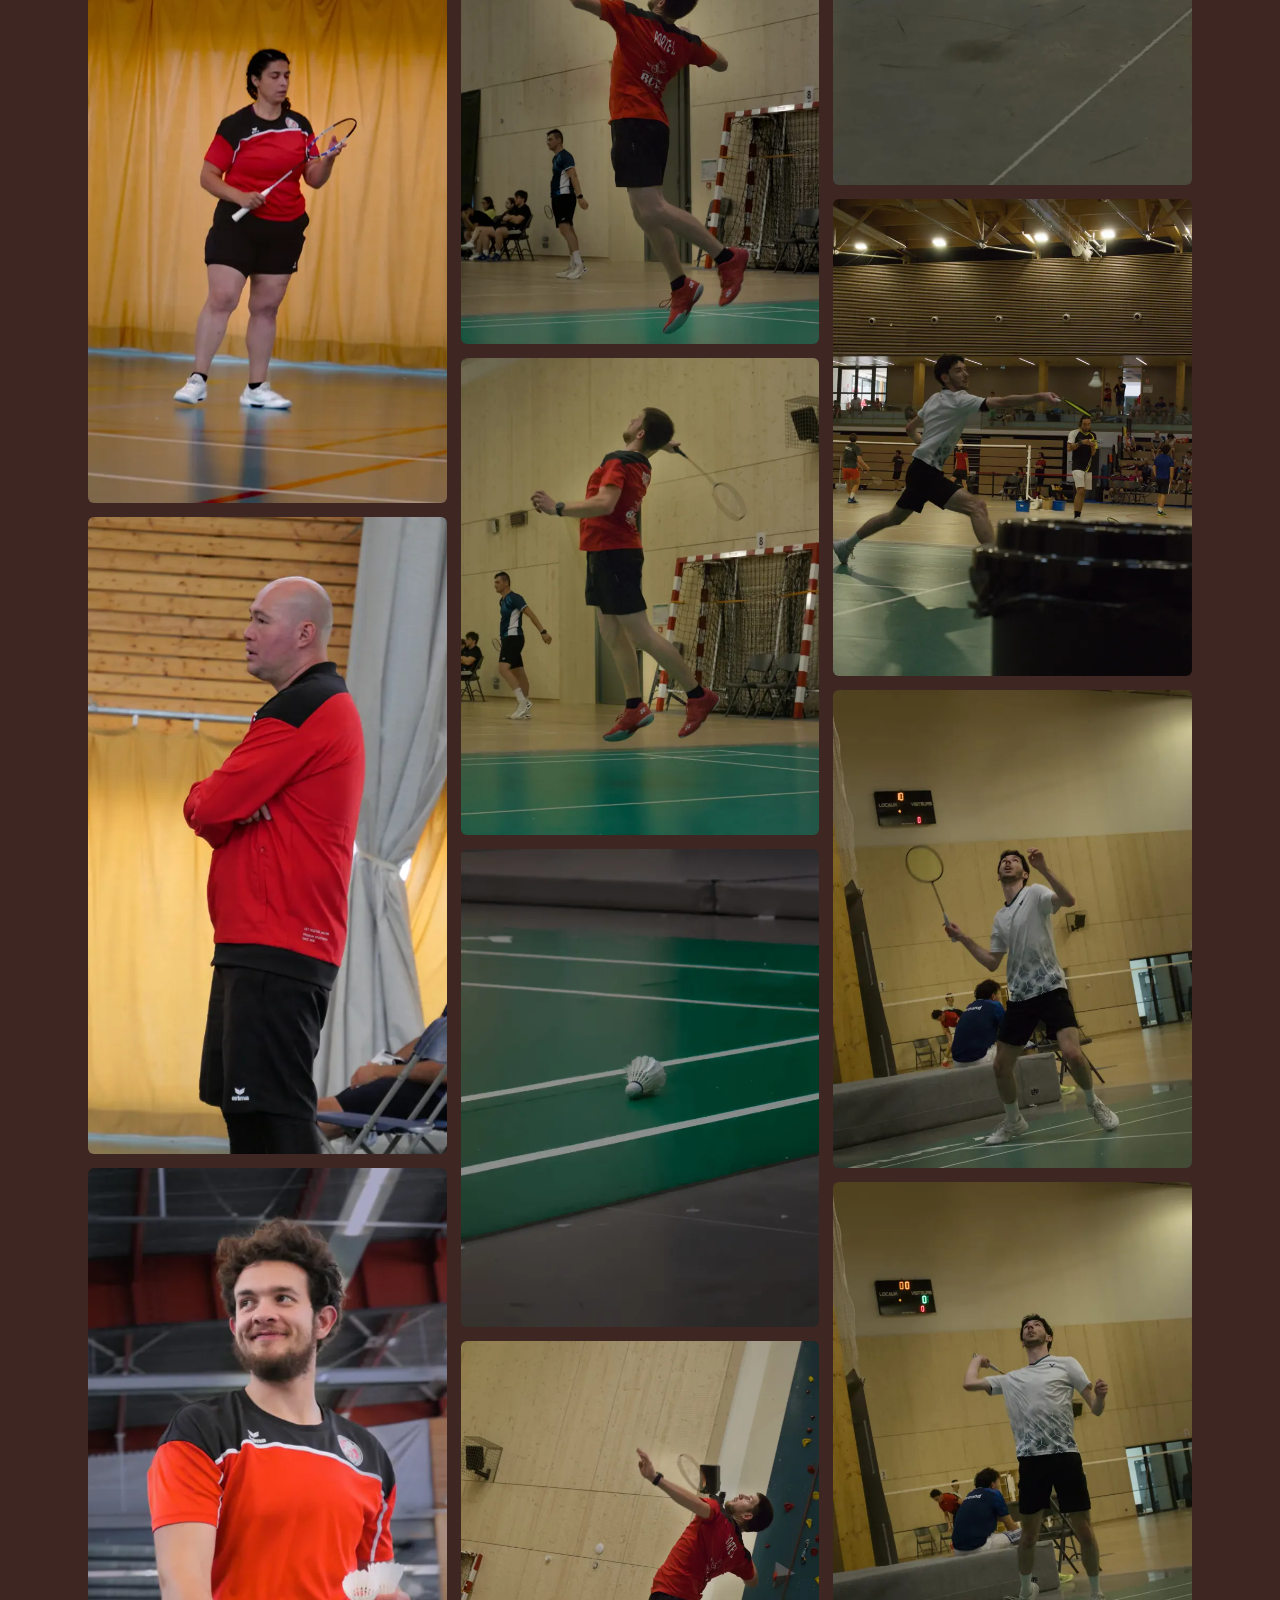
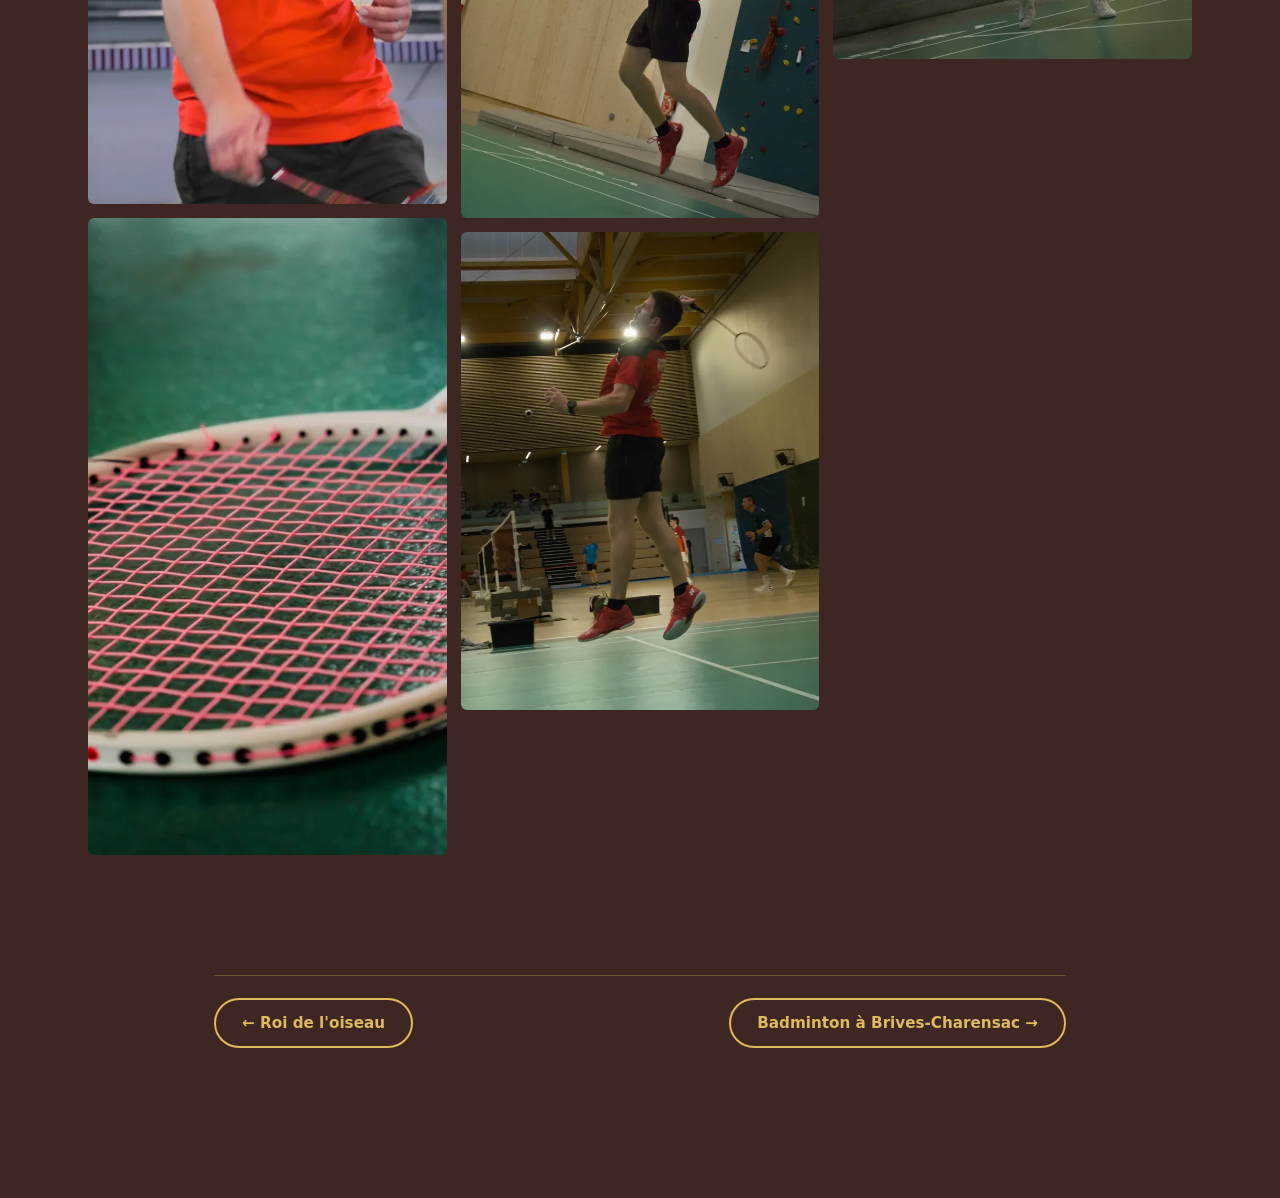
<file: galerie-badminton.html>
<!DOCTYPE html>
<html lang="fr">
<head>
<meta charset="UTF-8">
<meta name="viewport" content="width=device-width, initial-scale=1, viewport-fit=cover">
<meta name="theme-color" content="#1c120d">
<title>Photos badminton en Haute-Loire - Alexis Bouchaud</title>
<meta name="description" content="Photos badminton en Haute-Loire : galerie photo par Alexis Bouchaud">
<script>try{document.documentElement.dataset.theme=parseInt(localStorage.getItem('currentTheme'))||0}catch(e){}</script>
<link rel="preconnect" href="https://fonts.googleapis.com"><link rel="preconnect" href="https://fonts.gstatic.com" crossorigin>
<link href="https://fonts.googleapis.com/css2?family=Abril+Fatface&family=DM+Sans:wght@400;700&family=Monoton&family=Space+Grotesk:wght@400;700&family=Comfortaa:wght@500;700&family=Nunito:wght@400;700&family=Cinzel+Decorative:wght@700&family=Cormorant+Garamond:wght@500;600&family=Fredoka:wght@400;600&family=Playfair+Display:ital,wght@1,600&family=Lora:wght@400;600&family=Anton&family=Barlow:wght@400;600&display=swap" rel="stylesheet">
<link rel="stylesheet" href="style.css">
</head>
<body>
<header class="topbar"><a class="back" href="index.html">&larr; Portfolio</a></header>
<main>
<div class="g-hero">
<img class="cover" src="Photo_BAD/large/P1014611.webp" alt="Couverture : Badminton en Haute-Loire" style="object-position:center 40%">
<small>Année 2026</small><h1>Photos badminton en Haute-Loire</h1><p>Alexis Bouchaud</p>
</div>
<div class="masonry">
<button class="ph" aria-label="Agrandir la photo 1"><img src="Photo_BAD/thumb/P1002016.webp" data-full="Photo_BAD/large/P1002016.webp" width="507" height="900" loading="lazy" decoding="async" alt="Badminton en Haute-Loire, photo 1 sur 16"></button>
<button class="ph" aria-label="Agrandir la photo 2"><img src="Photo_BAD/thumb/P1002109.webp" data-full="Photo_BAD/large/P1002109.webp" width="507" height="900" loading="lazy" decoding="async" alt="Badminton en Haute-Loire, photo 2 sur 16"></button>
<button class="ph" aria-label="Agrandir la photo 3"><img src="Photo_BAD/thumb/P1002162.webp" data-full="Photo_BAD/large/P1002162.webp" width="507" height="900" loading="lazy" decoding="async" alt="Badminton en Haute-Loire, photo 3 sur 16"></button>
<button class="ph" aria-label="Agrandir la photo 4"><img src="Photo_BAD/thumb/P1002244.webp" data-full="Photo_BAD/large/P1002244.webp" width="507" height="900" loading="lazy" decoding="async" alt="Badminton en Haute-Loire, photo 4 sur 16"></button>
<button class="ph" aria-label="Agrandir la photo 5"><img src="Photo_BAD/thumb/P1002391.webp" data-full="Photo_BAD/large/P1002391.webp" width="507" height="900" loading="lazy" decoding="async" alt="Badminton en Haute-Loire, photo 5 sur 16"></button>
<button class="ph" aria-label="Agrandir la photo 6"><img src="Photo_BAD/thumb/P1002501.webp" data-full="Photo_BAD/large/P1002501.webp" width="507" height="900" loading="lazy" decoding="async" alt="Badminton en Haute-Loire, photo 6 sur 16"></button>
<button class="ph" aria-label="Agrandir la photo 7"><img src="Photo_BAD/thumb/P1014484.webp" data-full="Photo_BAD/large/P1014484.webp" width="676" height="900" loading="lazy" decoding="async" alt="Badminton en Haute-Loire, photo 7 sur 16"></button>
<button class="ph" aria-label="Agrandir la photo 8"><img src="Photo_BAD/thumb/P1014485.webp" data-full="Photo_BAD/large/P1014485.webp" width="676" height="900" loading="lazy" decoding="async" alt="Badminton en Haute-Loire, photo 8 sur 16"></button>
<button class="ph" aria-label="Agrandir la photo 9"><img src="Photo_BAD/thumb/P1014522.webp" data-full="Photo_BAD/large/P1014522.webp" width="676" height="900" loading="lazy" decoding="async" alt="Badminton en Haute-Loire, photo 9 sur 16"></button>
<button class="ph" aria-label="Agrandir la photo 10"><img src="Photo_BAD/thumb/P1014567.webp" data-full="Photo_BAD/large/P1014567.webp" width="676" height="900" loading="lazy" decoding="async" alt="Badminton en Haute-Loire, photo 10 sur 16"></button>
<button class="ph" aria-label="Agrandir la photo 11"><img src="Photo_BAD/thumb/P1014587.webp" data-full="Photo_BAD/large/P1014587.webp" width="676" height="900" loading="lazy" decoding="async" alt="Badminton en Haute-Loire, photo 11 sur 16"></button>
<button class="ph" aria-label="Agrandir la photo 12"><img src="Photo_BAD/thumb/P1014588.webp" data-full="Photo_BAD/large/P1014588.webp" width="676" height="900" loading="lazy" decoding="async" alt="Badminton en Haute-Loire, photo 12 sur 16"></button>
<button class="ph" aria-label="Agrandir la photo 13"><img src="Photo_BAD/thumb/P1014598.webp" data-full="Photo_BAD/large/P1014598.webp" width="676" height="900" loading="lazy" decoding="async" alt="Badminton en Haute-Loire, photo 13 sur 16"></button>
<button class="ph" aria-label="Agrandir la photo 14"><img src="Photo_BAD/thumb/P1014611.webp" data-full="Photo_BAD/large/P1014611.webp" width="676" height="900" loading="lazy" decoding="async" alt="Badminton en Haute-Loire, photo 14 sur 16"></button>
<button class="ph" aria-label="Agrandir la photo 15"><img src="Photo_BAD/thumb/P1014625.webp" data-full="Photo_BAD/large/P1014625.webp" width="676" height="900" loading="lazy" decoding="async" alt="Badminton en Haute-Loire, photo 15 sur 16"></button>
<button class="ph" aria-label="Agrandir la photo 16"><img src="Photo_BAD/thumb/P1014626.webp" data-full="Photo_BAD/large/P1014626.webp" width="676" height="900" loading="lazy" decoding="async" alt="Badminton en Haute-Loire, photo 16 sur 16"></button>
</div>
<div class="project"><nav class="next" aria-label="Autres projets"><a class="btn" href="galerie-roi-de-l-oiseau.html">&larr; Roi de l'oiseau</a><a class="btn" href="galerie-badminton-brives-charensac.html">Badminton à Brives-Charensac &rarr;</a></nav></div>
</main>
<script src="theme.js" defer></script>
</body>
</html>
</file>
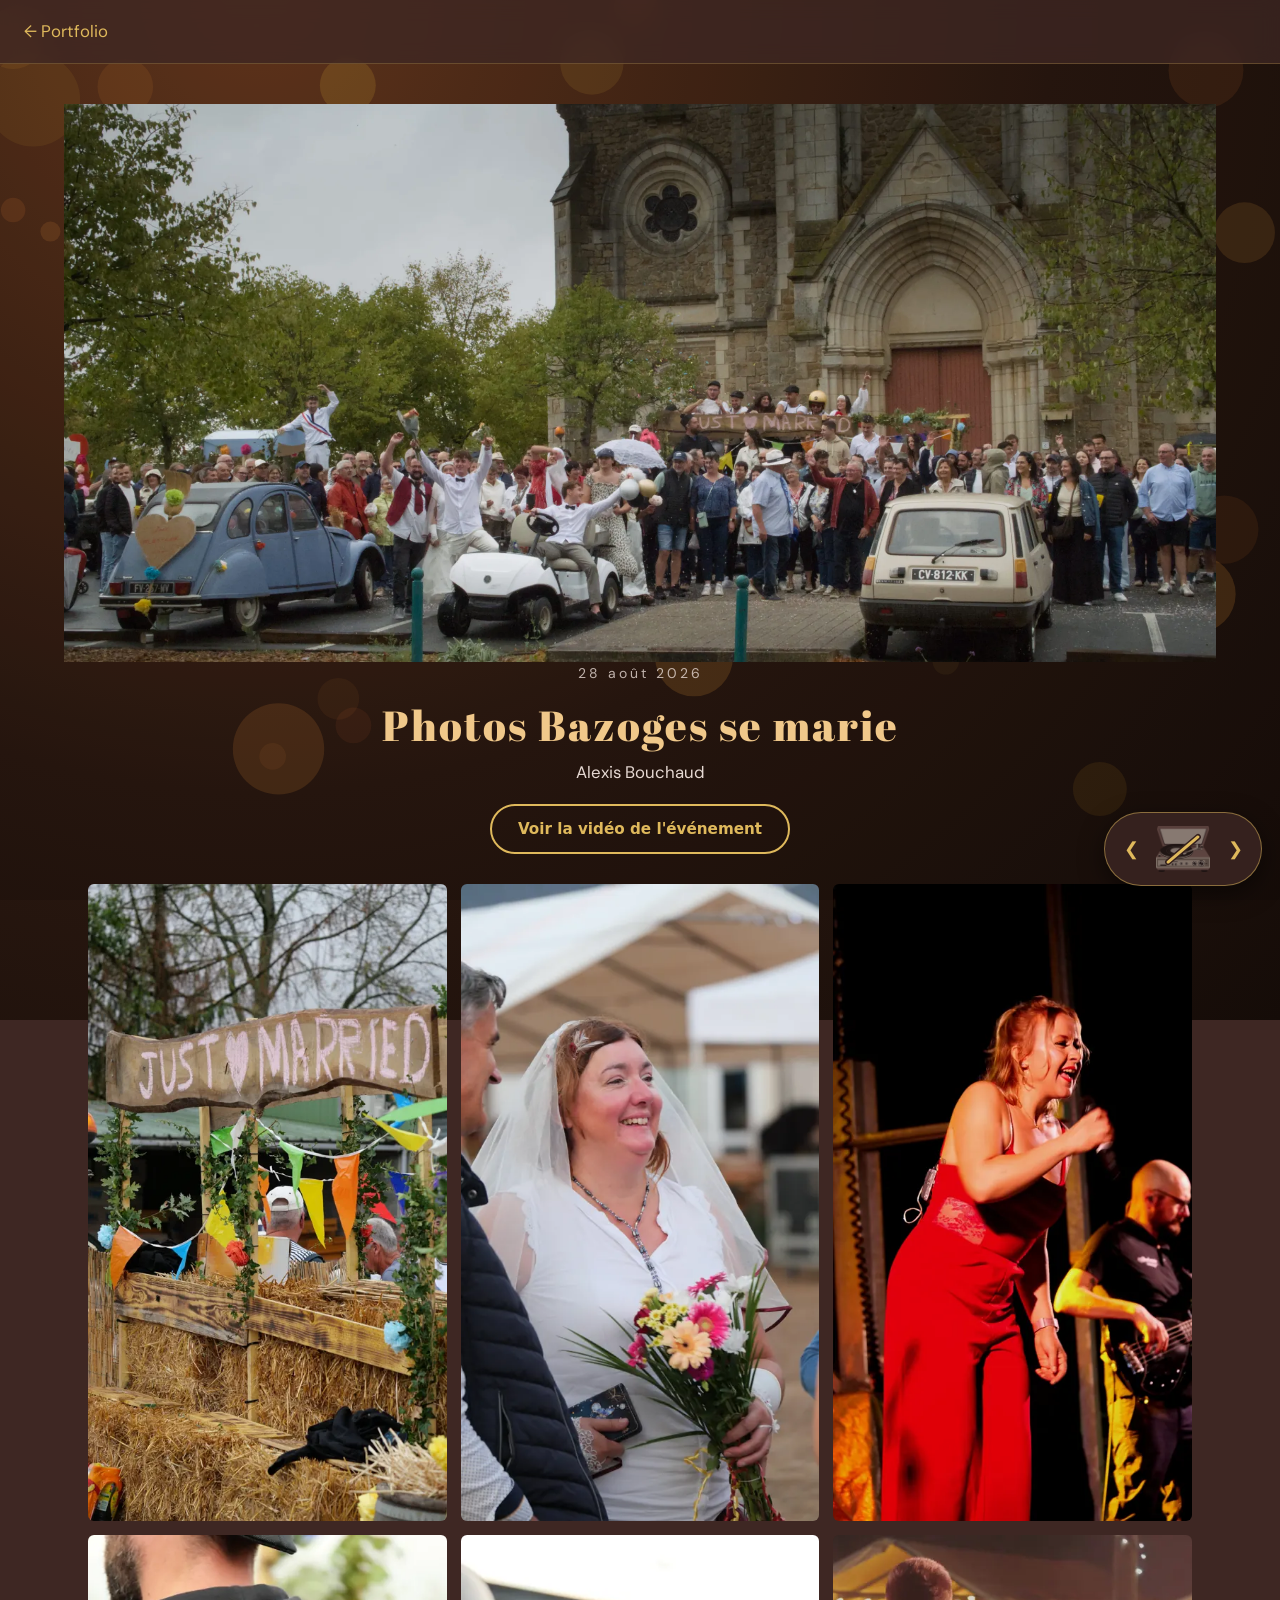
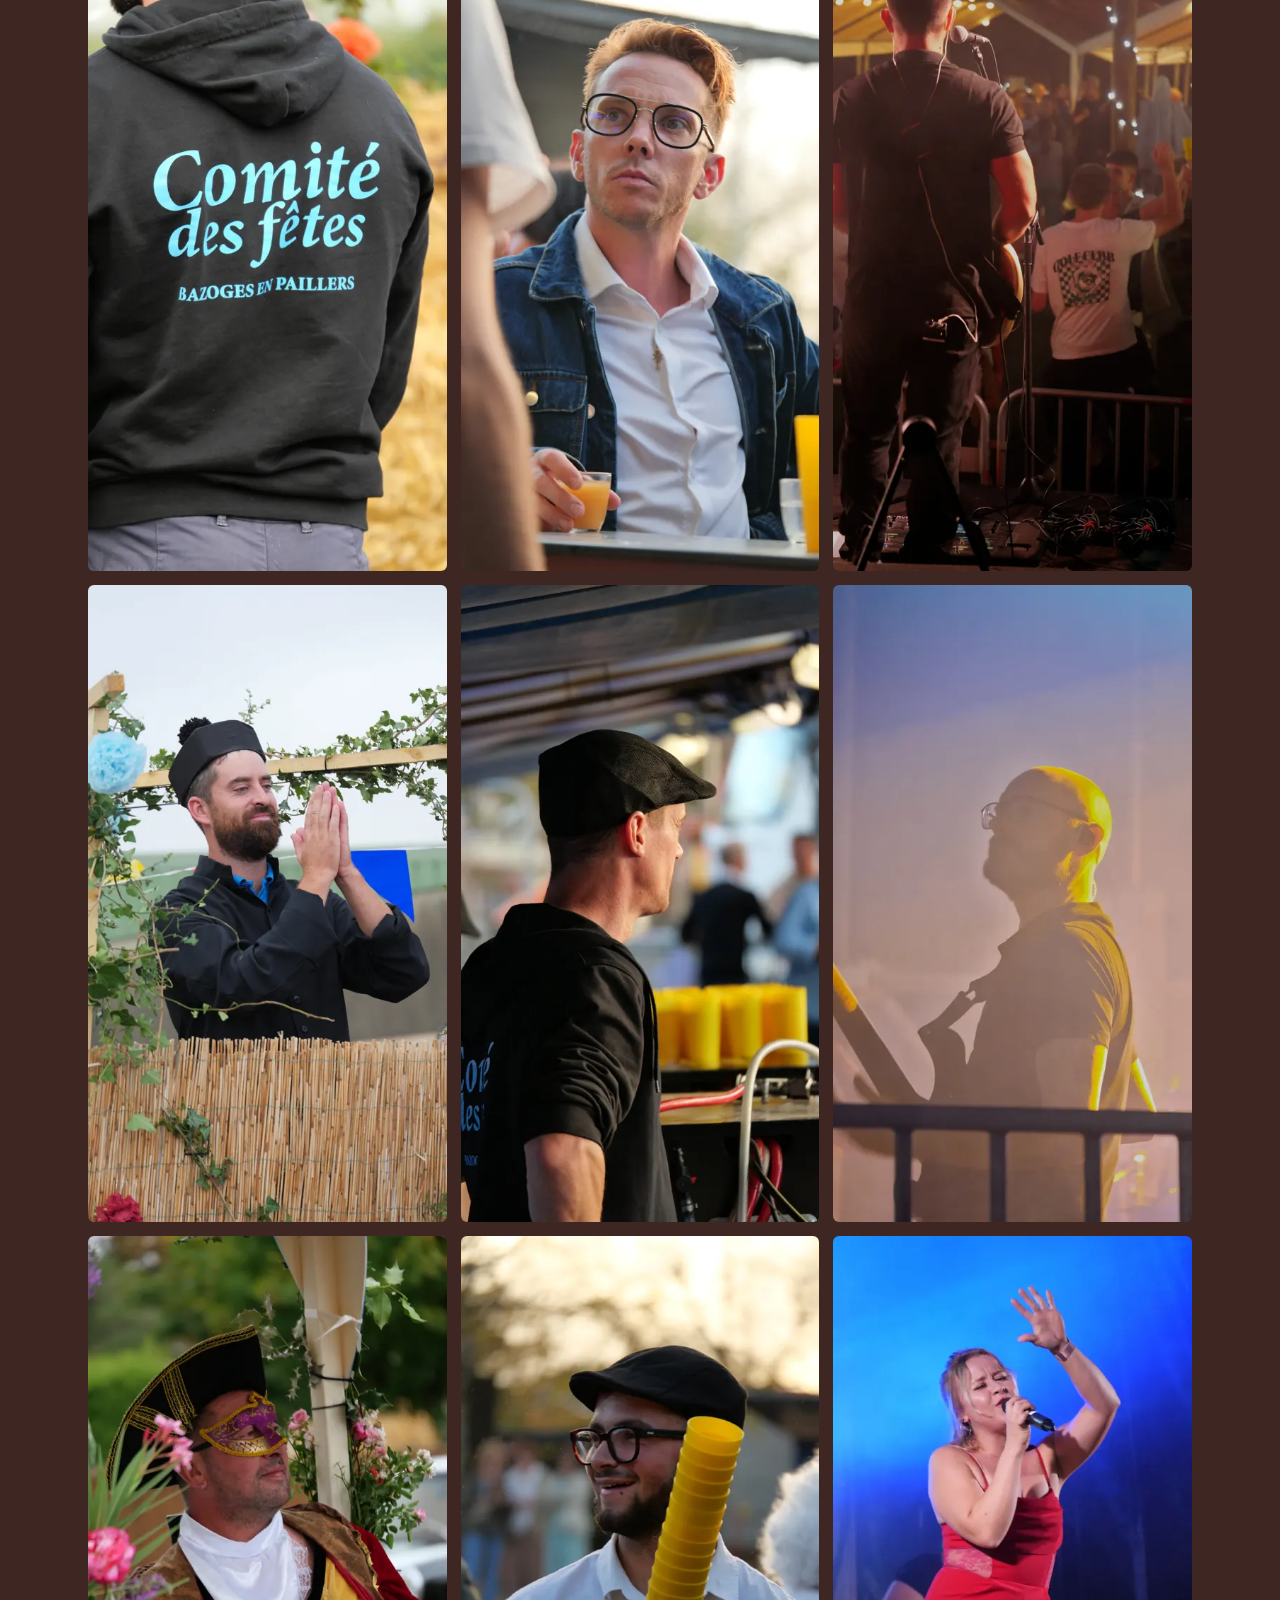
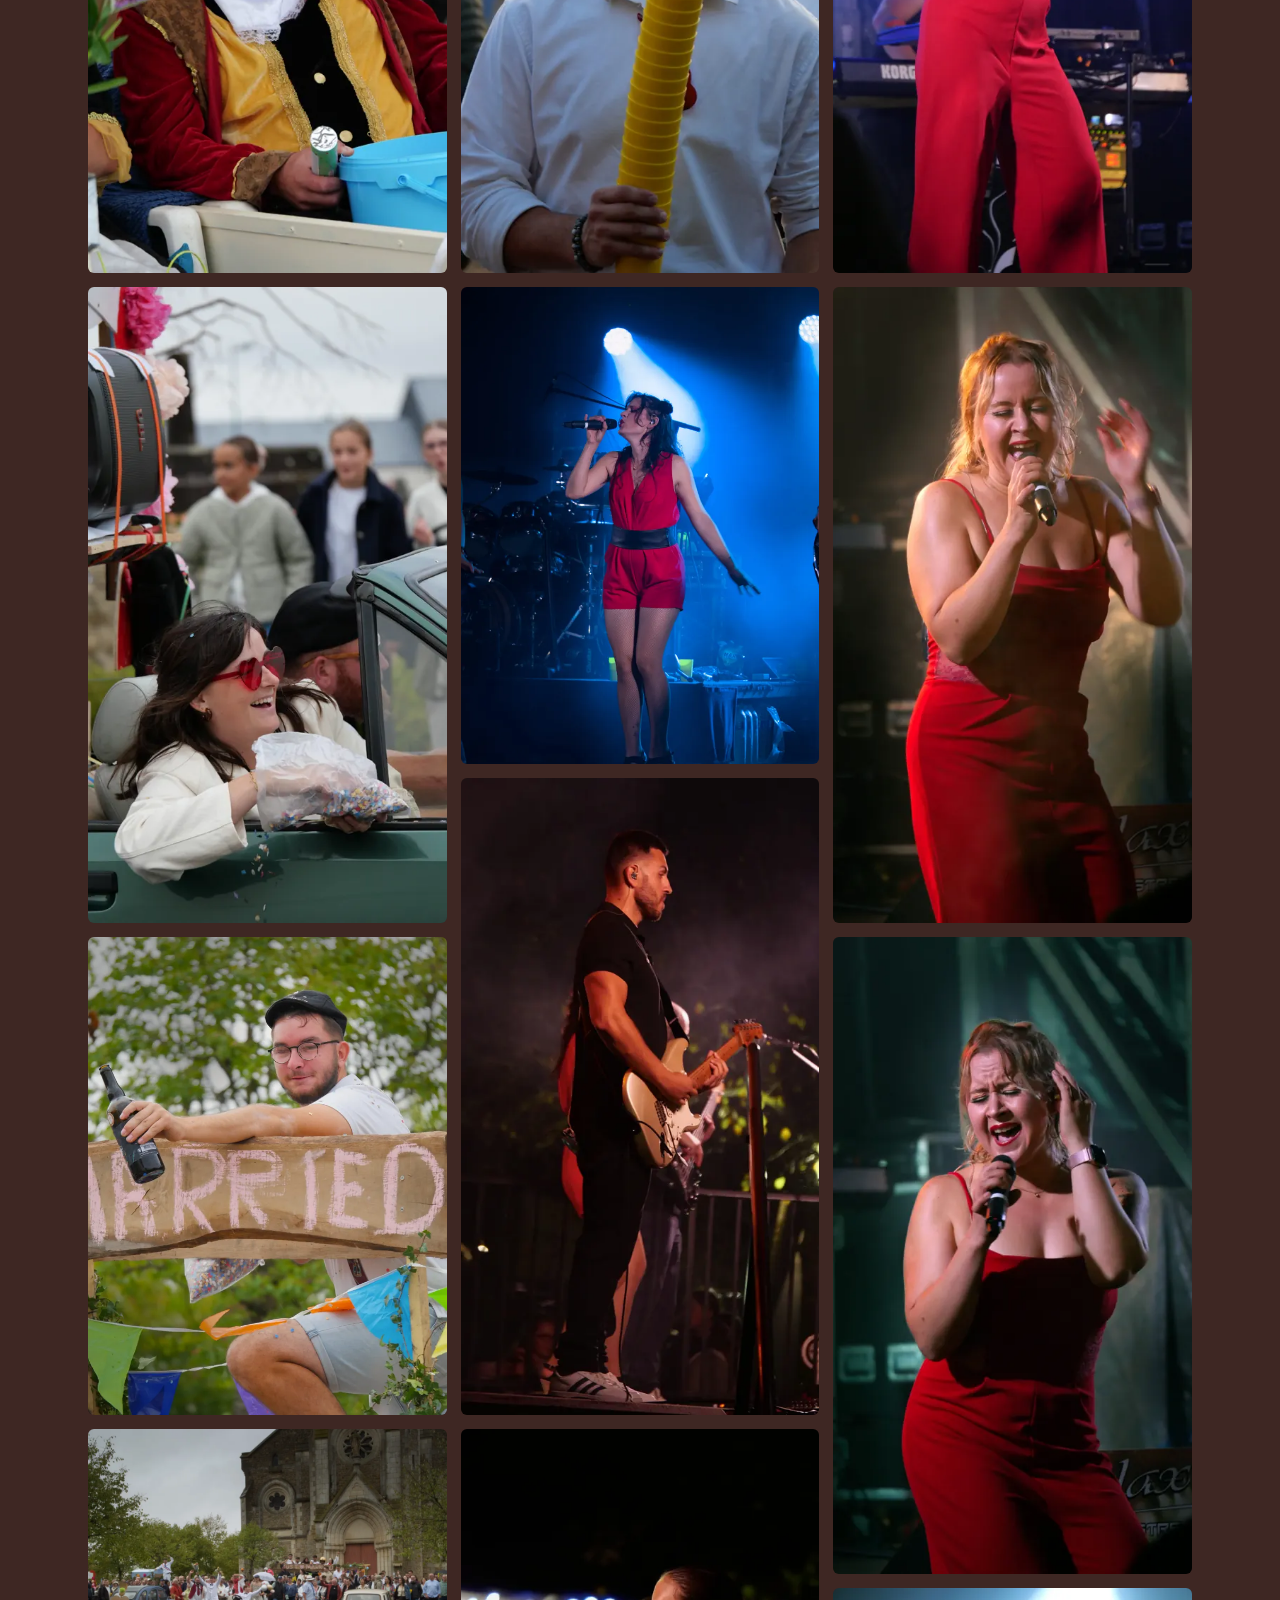
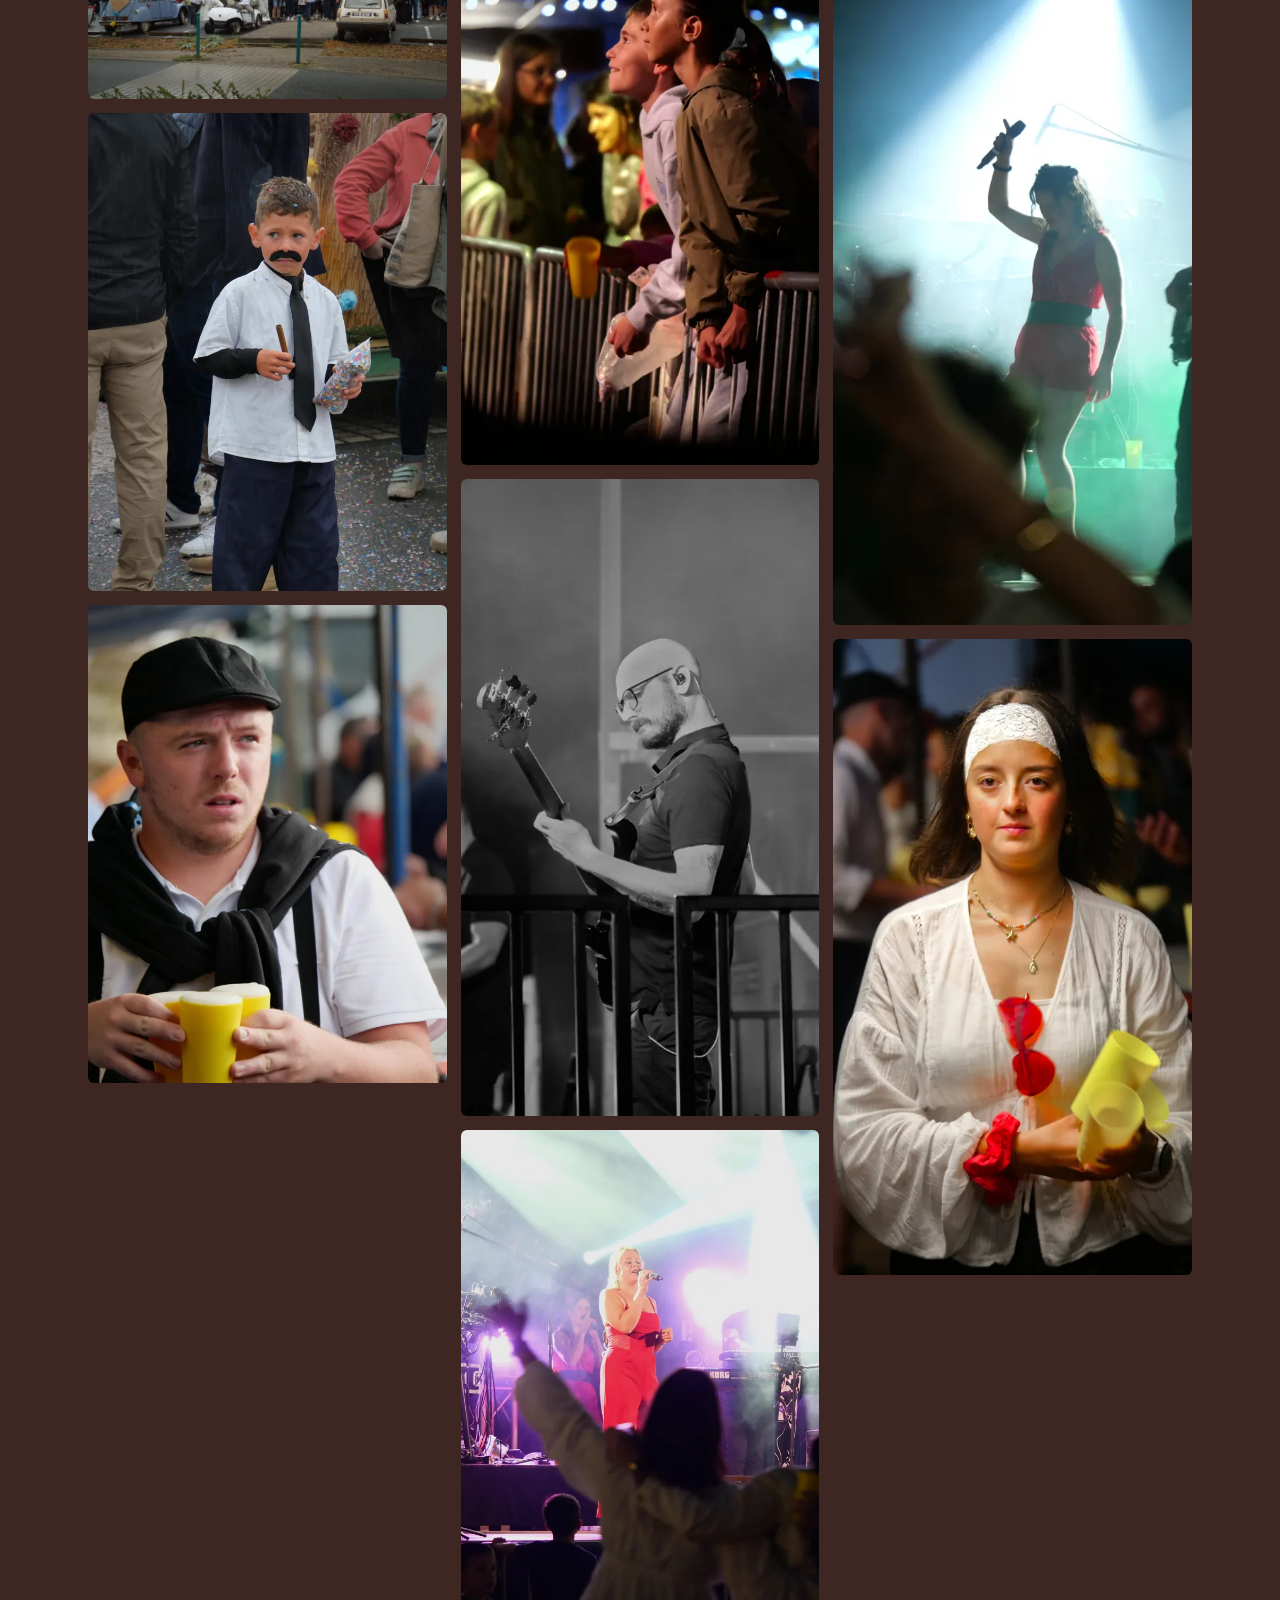
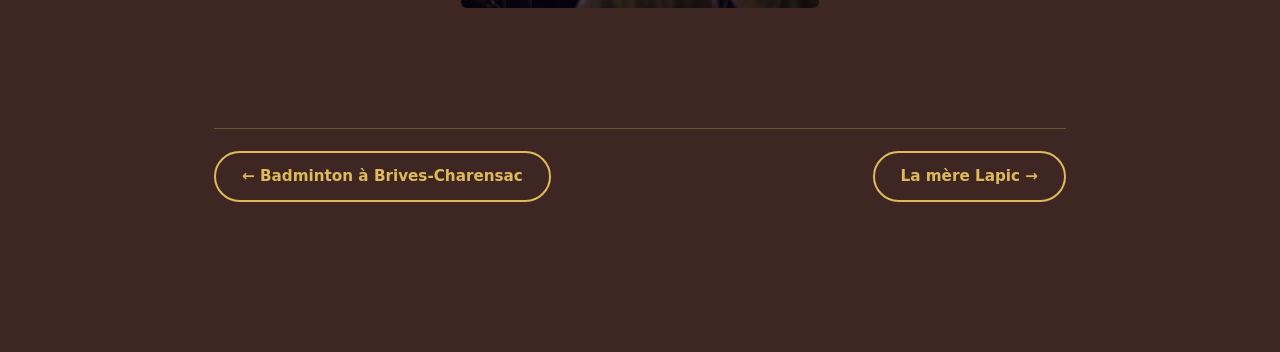
<file: galerie-bazoges-se-marie.html>
<!DOCTYPE html>
<html lang="fr">
<head>
<meta charset="UTF-8">
<meta name="viewport" content="width=device-width, initial-scale=1, viewport-fit=cover">
<meta name="theme-color" content="#1c120d">
<title>Photos Bazoges se marie - Alexis Bouchaud</title>
<meta name="description" content="Photos Bazoges se marie : galerie photo par Alexis Bouchaud">
<script>try{document.documentElement.dataset.theme=parseInt(localStorage.getItem('currentTheme'))||0}catch(e){}</script>
<link rel="preconnect" href="https://fonts.googleapis.com"><link rel="preconnect" href="https://fonts.gstatic.com" crossorigin>
<link href="https://fonts.googleapis.com/css2?family=Abril+Fatface&family=DM+Sans:wght@400;700&family=Monoton&family=Space+Grotesk:wght@400;700&family=Comfortaa:wght@500;700&family=Nunito:wght@400;700&family=Cinzel+Decorative:wght@700&family=Cormorant+Garamond:wght@500;600&family=Fredoka:wght@400;600&family=Playfair+Display:ital,wght@1,600&family=Lora:wght@400;600&family=Anton&family=Barlow:wght@400;600&display=swap" rel="stylesheet">
<link rel="stylesheet" href="style.css">
</head>
<body>
<header class="topbar"><a class="back" href="index.html">&larr; Portfolio</a></header>
<main>
<div class="g-hero">
<img class="cover" src="Photo_BSM/large/P1027047.webp" alt="Couverture : Bazoges se marie" style="object-position:center 40%">
<small>28 août 2026</small><h1>Photos Bazoges se marie</h1><p>Alexis Bouchaud</p><p style="margin-top:18px"><a class="btn" href="retour-en-image-evenement.html">Voir la vidéo de l'événement</a></p>
</div>
<div class="masonry">
<button class="ph" aria-label="Agrandir la photo 1"><img src="Photo_BSM/thumb/P1016058.webp" data-full="Photo_BSM/large/P1016058.webp" width="507" height="900" loading="lazy" decoding="async" alt="Bazoges se marie, photo 1 sur 26"></button>
<button class="ph" aria-label="Agrandir la photo 2"><img src="Photo_BSM/thumb/P1016263.webp" data-full="Photo_BSM/large/P1016263.webp" width="507" height="900" loading="lazy" decoding="async" alt="Bazoges se marie, photo 2 sur 26"></button>
<button class="ph" aria-label="Agrandir la photo 3"><img src="Photo_BSM/thumb/P1016318.webp" data-full="Photo_BSM/large/P1016318.webp" width="507" height="900" loading="lazy" decoding="async" alt="Bazoges se marie, photo 3 sur 26"></button>
<button class="ph" aria-label="Agrandir la photo 4"><img src="Photo_BSM/thumb/P1016552.webp" data-full="Photo_BSM/large/P1016552.webp" width="507" height="900" loading="lazy" decoding="async" alt="Bazoges se marie, photo 4 sur 26"></button>
<button class="ph" aria-label="Agrandir la photo 5"><img src="Photo_BSM/thumb/P1016604.webp" data-full="Photo_BSM/large/P1016604.webp" width="507" height="900" loading="lazy" decoding="async" alt="Bazoges se marie, photo 5 sur 26"></button>
<button class="ph" aria-label="Agrandir la photo 6"><img src="Photo_BSM/thumb/P1026935.webp" data-full="Photo_BSM/large/P1026935.webp" width="675" height="900" loading="lazy" decoding="async" alt="Bazoges se marie, photo 6 sur 26"></button>
<button class="ph" aria-label="Agrandir la photo 7"><img src="Photo_BSM/thumb/P1027047.webp" data-full="Photo_BSM/large/P1027047.webp" width="900" height="676" loading="lazy" decoding="async" alt="Bazoges se marie, photo 7 sur 26"></button>
<button class="ph" aria-label="Agrandir la photo 8"><img src="Photo_BSM/thumb/P1027109.webp" data-full="Photo_BSM/large/P1027109.webp" width="675" height="900" loading="lazy" decoding="async" alt="Bazoges se marie, photo 8 sur 26"></button>
<button class="ph" aria-label="Agrandir la photo 9"><img src="Photo_BSM/thumb/P1027293.webp" data-full="Photo_BSM/large/P1027293.webp" width="675" height="900" loading="lazy" decoding="async" alt="Bazoges se marie, photo 9 sur 26"></button>
<button class="ph" aria-label="Agrandir la photo 10"><img src="Photo_BSM/thumb/P1037831.webp" data-full="Photo_BSM/large/P1037831.webp" width="507" height="900" loading="lazy" decoding="async" alt="Bazoges se marie, photo 10 sur 26"></button>
<button class="ph" aria-label="Agrandir la photo 11"><img src="Photo_BSM/thumb/P1038410.webp" data-full="Photo_BSM/large/P1038410.webp" width="507" height="900" loading="lazy" decoding="async" alt="Bazoges se marie, photo 11 sur 26"></button>
<button class="ph" aria-label="Agrandir la photo 12"><img src="Photo_BSM/thumb/P1038422.webp" data-full="Photo_BSM/large/P1038422.webp" width="507" height="900" loading="lazy" decoding="async" alt="Bazoges se marie, photo 12 sur 26"></button>
<button class="ph" aria-label="Agrandir la photo 13"><img src="Photo_BSM/thumb/P1038483.webp" data-full="Photo_BSM/large/P1038483.webp" width="507" height="900" loading="lazy" decoding="async" alt="Bazoges se marie, photo 13 sur 26"></button>
<button class="ph" aria-label="Agrandir la photo 14"><img src="Photo_BSM/thumb/P1049168.webp" data-full="Photo_BSM/large/P1049168.webp" width="676" height="900" loading="lazy" decoding="async" alt="Bazoges se marie, photo 14 sur 26"></button>
<button class="ph" aria-label="Agrandir la photo 15"><img src="Photo_BSM/thumb/P1049514.webp" data-full="Photo_BSM/large/P1049514.webp" width="507" height="900" loading="lazy" decoding="async" alt="Bazoges se marie, photo 15 sur 26"></button>
<button class="ph" aria-label="Agrandir la photo 16"><img src="Photo_BSM/thumb/P1049533.webp" data-full="Photo_BSM/large/P1049533.webp" width="507" height="900" loading="lazy" decoding="async" alt="Bazoges se marie, photo 16 sur 26"></button>
<button class="ph" aria-label="Agrandir la photo 17"><img src="Photo_BSM/thumb/P1049609.webp" data-full="Photo_BSM/large/P1049609.webp" width="507" height="900" loading="lazy" decoding="async" alt="Bazoges se marie, photo 17 sur 26"></button>
<button class="ph" aria-label="Agrandir la photo 18"><img src="Photo_BSM/thumb/P1049666.webp" data-full="Photo_BSM/large/P1049666.webp" width="675" height="900" loading="lazy" decoding="async" alt="Bazoges se marie, photo 18 sur 26"></button>
<button class="ph" aria-label="Agrandir la photo 19"><img src="Photo_BSM/thumb/P1049782.webp" data-full="Photo_BSM/large/P1049782.webp" width="507" height="900" loading="lazy" decoding="async" alt="Bazoges se marie, photo 19 sur 26"></button>
<button class="ph" aria-label="Agrandir la photo 20"><img src="Photo_BSM/thumb/P1061043.webp" data-full="Photo_BSM/large/P1061043.webp" width="507" height="900" loading="lazy" decoding="async" alt="Bazoges se marie, photo 20 sur 26"></button>
<button class="ph" aria-label="Agrandir la photo 21"><img src="Photo_BSM/thumb/P1061126.webp" data-full="Photo_BSM/large/P1061126.webp" width="507" height="900" loading="lazy" decoding="async" alt="Bazoges se marie, photo 21 sur 26"></button>
<button class="ph" aria-label="Agrandir la photo 22"><img src="Photo_BSM/thumb/P1061586.webp" data-full="Photo_BSM/large/P1061586.webp" width="507" height="900" loading="lazy" decoding="async" alt="Bazoges se marie, photo 22 sur 26"></button>
<button class="ph" aria-label="Agrandir la photo 23"><img src="Photo_BSM/thumb/P1072459.webp" data-full="Photo_BSM/large/P1072459.webp" width="507" height="900" loading="lazy" decoding="async" alt="Bazoges se marie, photo 23 sur 26"></button>
<button class="ph" aria-label="Agrandir la photo 24"><img src="Photo_BSM/thumb/P1072462.webp" data-full="Photo_BSM/large/P1072462.webp" width="507" height="900" loading="lazy" decoding="async" alt="Bazoges se marie, photo 24 sur 26"></button>
<button class="ph" aria-label="Agrandir la photo 25"><img src="Photo_BSM/thumb/P1072556.webp" data-full="Photo_BSM/large/P1072556.webp" width="507" height="900" loading="lazy" decoding="async" alt="Bazoges se marie, photo 25 sur 26"></button>
<button class="ph" aria-label="Agrandir la photo 26"><img src="Photo_BSM/thumb/P1072669.webp" data-full="Photo_BSM/large/P1072669.webp" width="507" height="900" loading="lazy" decoding="async" alt="Bazoges se marie, photo 26 sur 26"></button>
</div>
<div class="project"><nav class="next" aria-label="Autres projets"><a class="btn" href="galerie-badminton-brives-charensac.html">&larr; Badminton à Brives-Charensac</a><a class="btn" href="galerie-la-mere-lapic.html">La mère Lapic &rarr;</a></nav></div>
</main>
<script src="theme.js" defer></script>
</body>
</html>
</file>
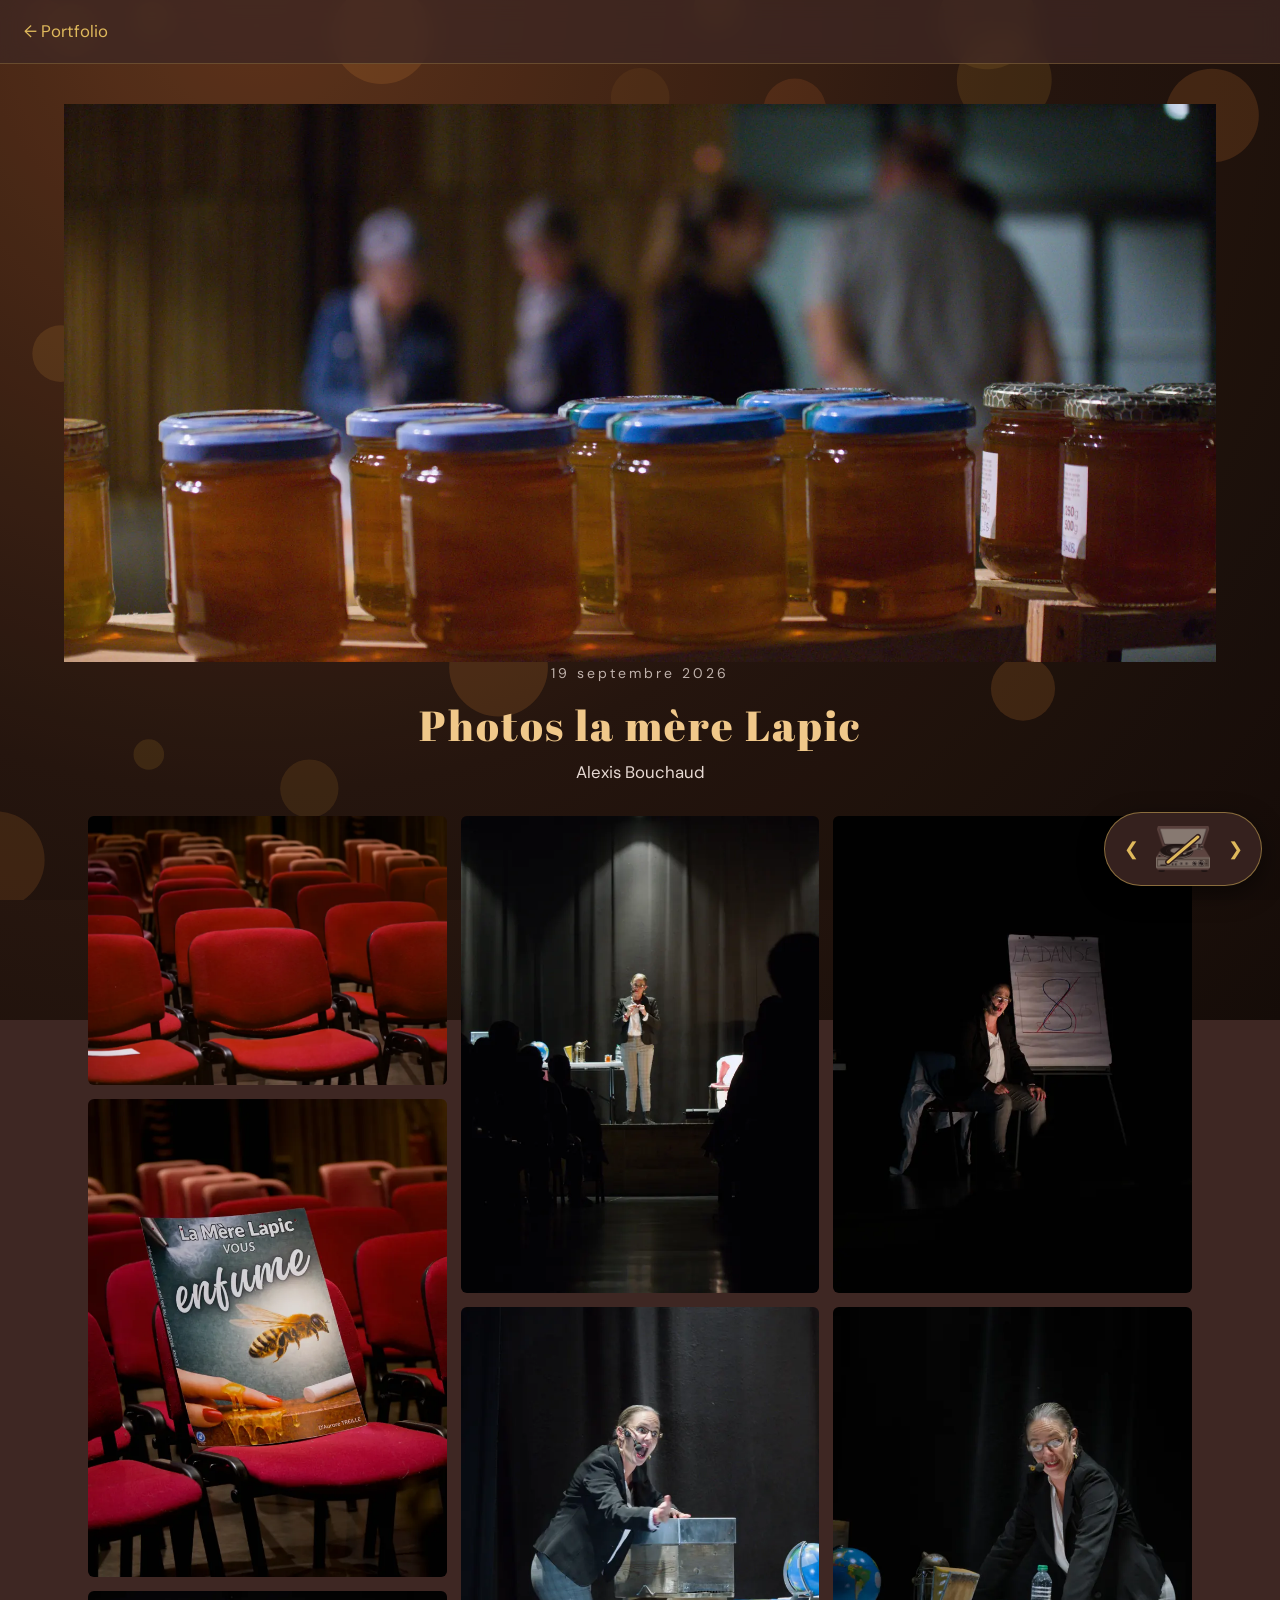
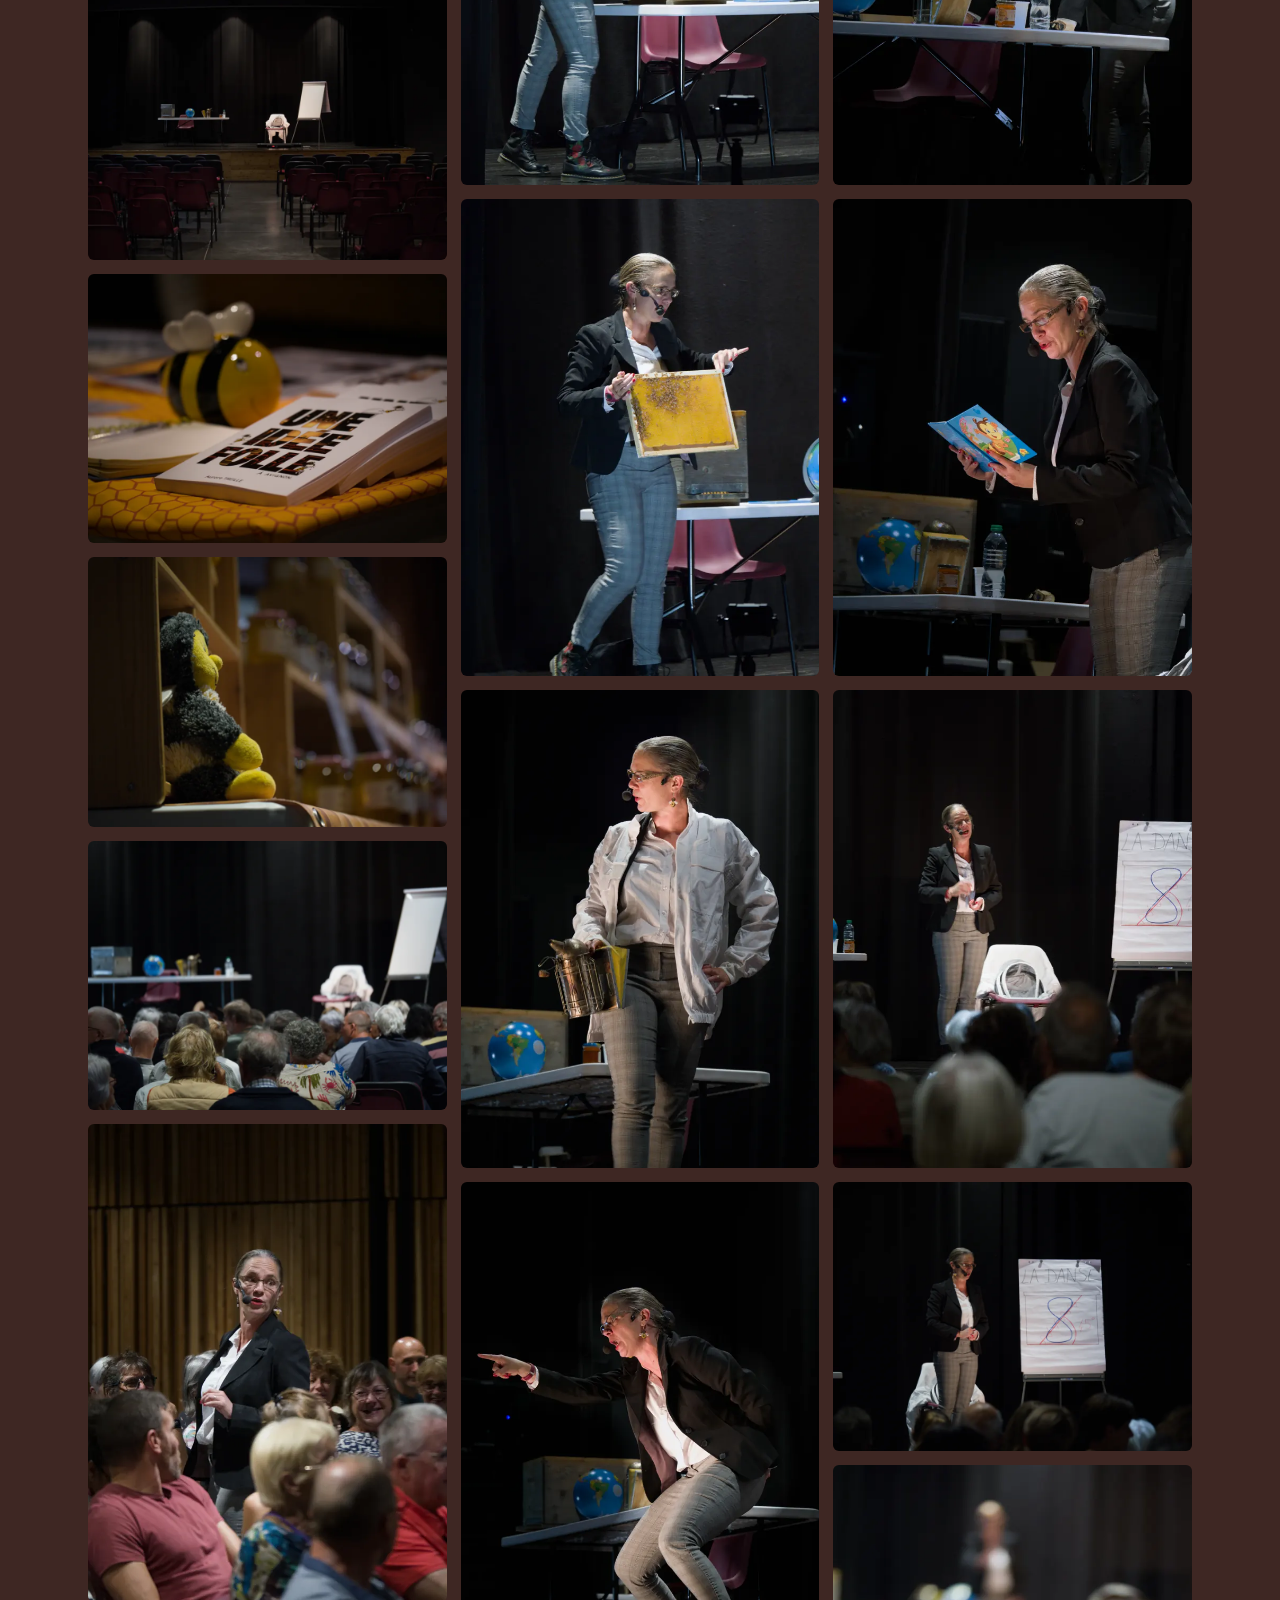
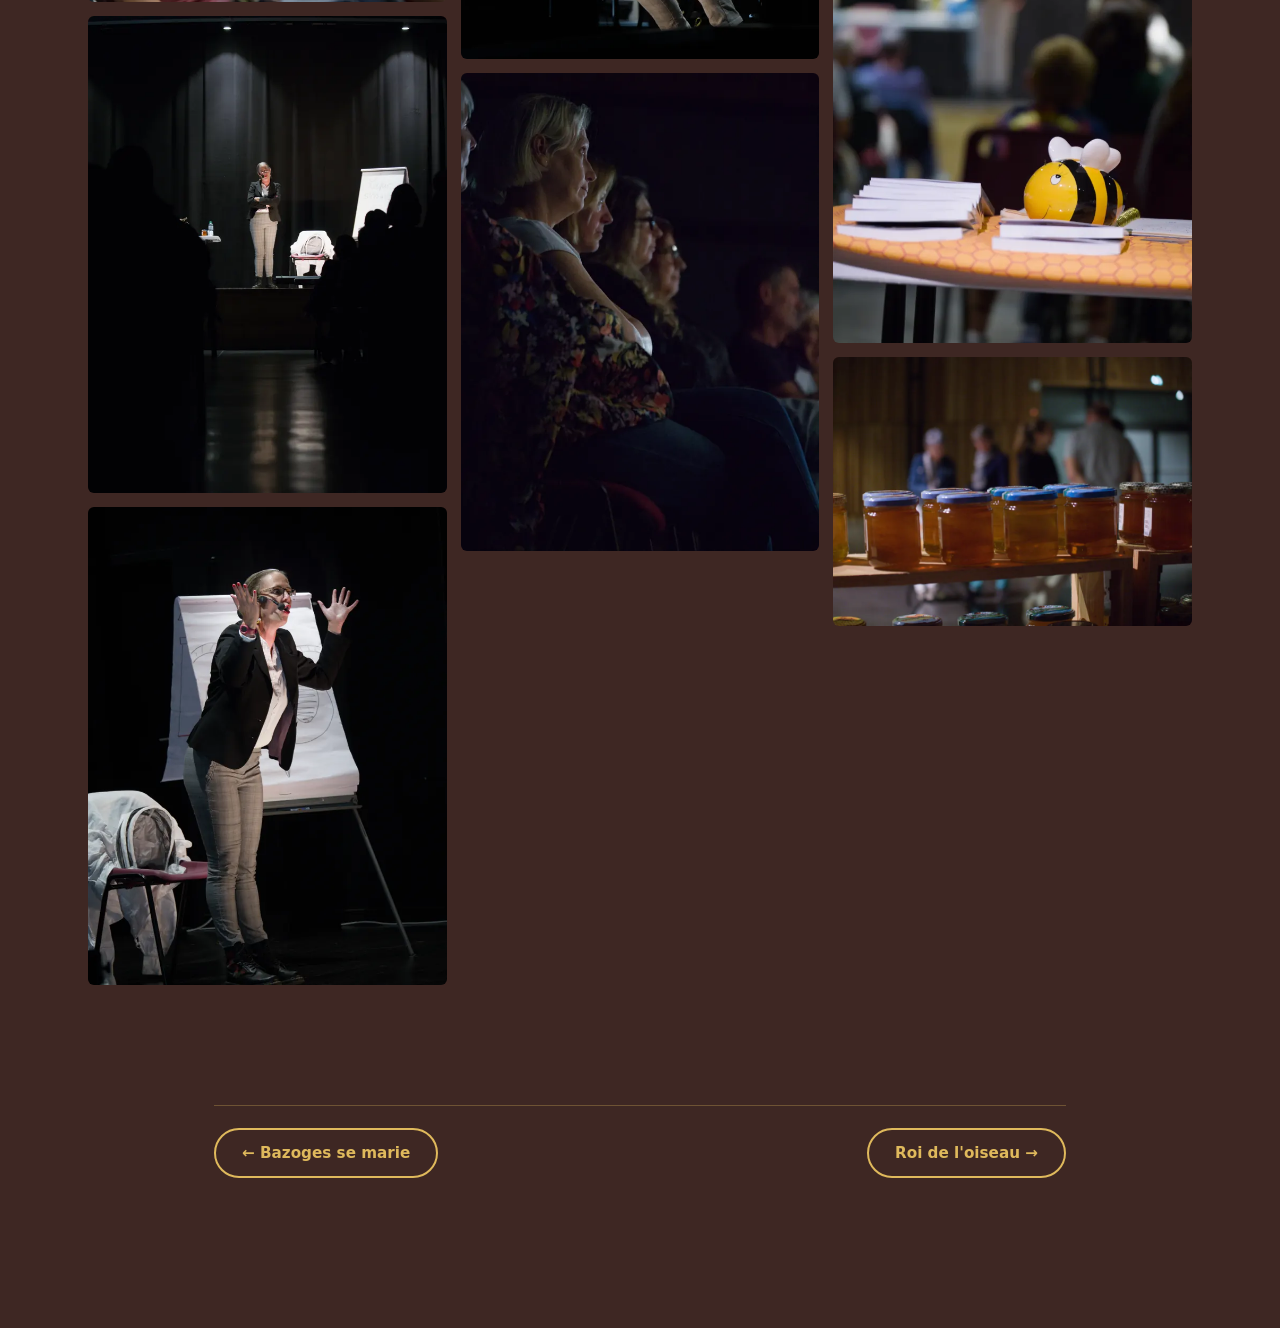
<file: galerie-la-mere-lapic.html>
<!DOCTYPE html>
<html lang="fr">
<head>
<meta charset="UTF-8">
<meta name="viewport" content="width=device-width, initial-scale=1, viewport-fit=cover">
<meta name="theme-color" content="#1c120d">
<title>Photos la mère Lapic - Alexis Bouchaud</title>
<meta name="description" content="Photos la mère Lapic : galerie photo par Alexis Bouchaud">
<script>try{document.documentElement.dataset.theme=parseInt(localStorage.getItem('currentTheme'))||0}catch(e){}</script>
<link rel="preconnect" href="https://fonts.googleapis.com"><link rel="preconnect" href="https://fonts.gstatic.com" crossorigin>
<link href="https://fonts.googleapis.com/css2?family=Abril+Fatface&family=DM+Sans:wght@400;700&family=Monoton&family=Space+Grotesk:wght@400;700&family=Comfortaa:wght@500;700&family=Nunito:wght@400;700&family=Cinzel+Decorative:wght@700&family=Cormorant+Garamond:wght@500;600&family=Fredoka:wght@400;600&family=Playfair+Display:ital,wght@1,600&family=Lora:wght@400;600&family=Anton&family=Barlow:wght@400;600&display=swap" rel="stylesheet">
<link rel="stylesheet" href="style.css">
</head>
<body>
<header class="topbar"><a class="back" href="index.html">&larr; Portfolio</a></header>
<main>
<div class="g-hero">
<img class="cover" src="Photo_LAP/large/P1094267.webp" alt="Couverture : La mère Lapic" style="object-position:center 40%">
<small>19 septembre 2026</small><h1>Photos la mère Lapic</h1><p>Alexis Bouchaud</p>
</div>
<div class="masonry">
<button class="ph" aria-label="Agrandir la photo 1"><img src="Photo_LAP/thumb/P1082960.webp" data-full="Photo_LAP/large/P1082960.webp" width="900" height="676" loading="lazy" decoding="async" alt="La mère Lapic, photo 1 sur 22"></button>
<button class="ph" aria-label="Agrandir la photo 2"><img src="Photo_LAP/thumb/P1082963.webp" data-full="Photo_LAP/large/P1082963.webp" width="676" height="900" loading="lazy" decoding="async" alt="La mère Lapic, photo 2 sur 22"></button>
<button class="ph" aria-label="Agrandir la photo 3"><img src="Photo_LAP/thumb/P1082972.webp" data-full="Photo_LAP/large/P1082972.webp" width="900" height="676" loading="lazy" decoding="async" alt="La mère Lapic, photo 3 sur 22"></button>
<button class="ph" aria-label="Agrandir la photo 4"><img src="Photo_LAP/thumb/P1082978.webp" data-full="Photo_LAP/large/P1082978.webp" width="900" height="676" loading="lazy" decoding="async" alt="La mère Lapic, photo 4 sur 22"></button>
<button class="ph" aria-label="Agrandir la photo 5"><img src="Photo_LAP/thumb/P1083030.webp" data-full="Photo_LAP/large/P1083030.webp" width="900" height="676" loading="lazy" decoding="async" alt="La mère Lapic, photo 5 sur 22"></button>
<button class="ph" aria-label="Agrandir la photo 6"><img src="Photo_LAP/thumb/P1083039.webp" data-full="Photo_LAP/large/P1083039.webp" width="900" height="676" loading="lazy" decoding="async" alt="La mère Lapic, photo 6 sur 22"></button>
<button class="ph" aria-label="Agrandir la photo 7"><img src="Photo_LAP/thumb/P1083043.webp" data-full="Photo_LAP/large/P1083043.webp" width="676" height="900" loading="lazy" decoding="async" alt="La mère Lapic, photo 7 sur 22"></button>
<button class="ph" aria-label="Agrandir la photo 8"><img src="Photo_LAP/thumb/P1083115.webp" data-full="Photo_LAP/large/P1083115.webp" width="676" height="900" loading="lazy" decoding="async" alt="La mère Lapic, photo 8 sur 22"></button>
<button class="ph" aria-label="Agrandir la photo 9"><img src="Photo_LAP/thumb/P1083196.webp" data-full="Photo_LAP/large/P1083196.webp" width="676" height="900" loading="lazy" decoding="async" alt="La mère Lapic, photo 9 sur 22"></button>
<button class="ph" aria-label="Agrandir la photo 10"><img src="Photo_LAP/thumb/P1083519.webp" data-full="Photo_LAP/large/P1083519.webp" width="676" height="900" loading="lazy" decoding="async" alt="La mère Lapic, photo 10 sur 22"></button>
<button class="ph" aria-label="Agrandir la photo 11"><img src="Photo_LAP/thumb/P1083567.webp" data-full="Photo_LAP/large/P1083567.webp" width="676" height="900" loading="lazy" decoding="async" alt="La mère Lapic, photo 11 sur 22"></button>
<button class="ph" aria-label="Agrandir la photo 12"><img src="Photo_LAP/thumb/P1083601.webp" data-full="Photo_LAP/large/P1083601.webp" width="676" height="900" loading="lazy" decoding="async" alt="La mère Lapic, photo 12 sur 22"></button>
<button class="ph" aria-label="Agrandir la photo 13"><img src="Photo_LAP/thumb/P1083674.webp" data-full="Photo_LAP/large/P1083674.webp" width="676" height="900" loading="lazy" decoding="async" alt="La mère Lapic, photo 13 sur 22"></button>
<button class="ph" aria-label="Agrandir la photo 14"><img src="Photo_LAP/thumb/P1083697.webp" data-full="Photo_LAP/large/P1083697.webp" width="676" height="900" loading="lazy" decoding="async" alt="La mère Lapic, photo 14 sur 22"></button>
<button class="ph" aria-label="Agrandir la photo 15"><img src="Photo_LAP/thumb/P1083715.webp" data-full="Photo_LAP/large/P1083715.webp" width="676" height="900" loading="lazy" decoding="async" alt="La mère Lapic, photo 15 sur 22"></button>
<button class="ph" aria-label="Agrandir la photo 16"><img src="Photo_LAP/thumb/P1083773.webp" data-full="Photo_LAP/large/P1083773.webp" width="676" height="900" loading="lazy" decoding="async" alt="La mère Lapic, photo 16 sur 22"></button>
<button class="ph" aria-label="Agrandir la photo 17"><img src="Photo_LAP/thumb/P1083866.webp" data-full="Photo_LAP/large/P1083866.webp" width="676" height="900" loading="lazy" decoding="async" alt="La mère Lapic, photo 17 sur 22"></button>
<button class="ph" aria-label="Agrandir la photo 18"><img src="Photo_LAP/thumb/P1083897.webp" data-full="Photo_LAP/large/P1083897.webp" width="676" height="900" loading="lazy" decoding="async" alt="La mère Lapic, photo 18 sur 22"></button>
<button class="ph" aria-label="Agrandir la photo 19"><img src="Photo_LAP/thumb/P1094106.webp" data-full="Photo_LAP/large/P1094106.webp" width="676" height="900" loading="lazy" decoding="async" alt="La mère Lapic, photo 19 sur 22"></button>
<button class="ph" aria-label="Agrandir la photo 20"><img src="Photo_LAP/thumb/P1094115.webp" data-full="Photo_LAP/large/P1094115.webp" width="900" height="676" loading="lazy" decoding="async" alt="La mère Lapic, photo 20 sur 22"></button>
<button class="ph" aria-label="Agrandir la photo 21"><img src="Photo_LAP/thumb/P1094122.webp" data-full="Photo_LAP/large/P1094122.webp" width="676" height="900" loading="lazy" decoding="async" alt="La mère Lapic, photo 21 sur 22"></button>
<button class="ph" aria-label="Agrandir la photo 22"><img src="Photo_LAP/thumb/P1094267.webp" data-full="Photo_LAP/large/P1094267.webp" width="900" height="676" loading="lazy" decoding="async" alt="La mère Lapic, photo 22 sur 22"></button>
</div>
<div class="project"><nav class="next" aria-label="Autres projets"><a class="btn" href="galerie-bazoges-se-marie.html">&larr; Bazoges se marie</a><a class="btn" href="galerie-roi-de-l-oiseau.html">Roi de l'oiseau &rarr;</a></nav></div>
</main>
<script src="theme.js" defer></script>
</body>
</html>
</file>
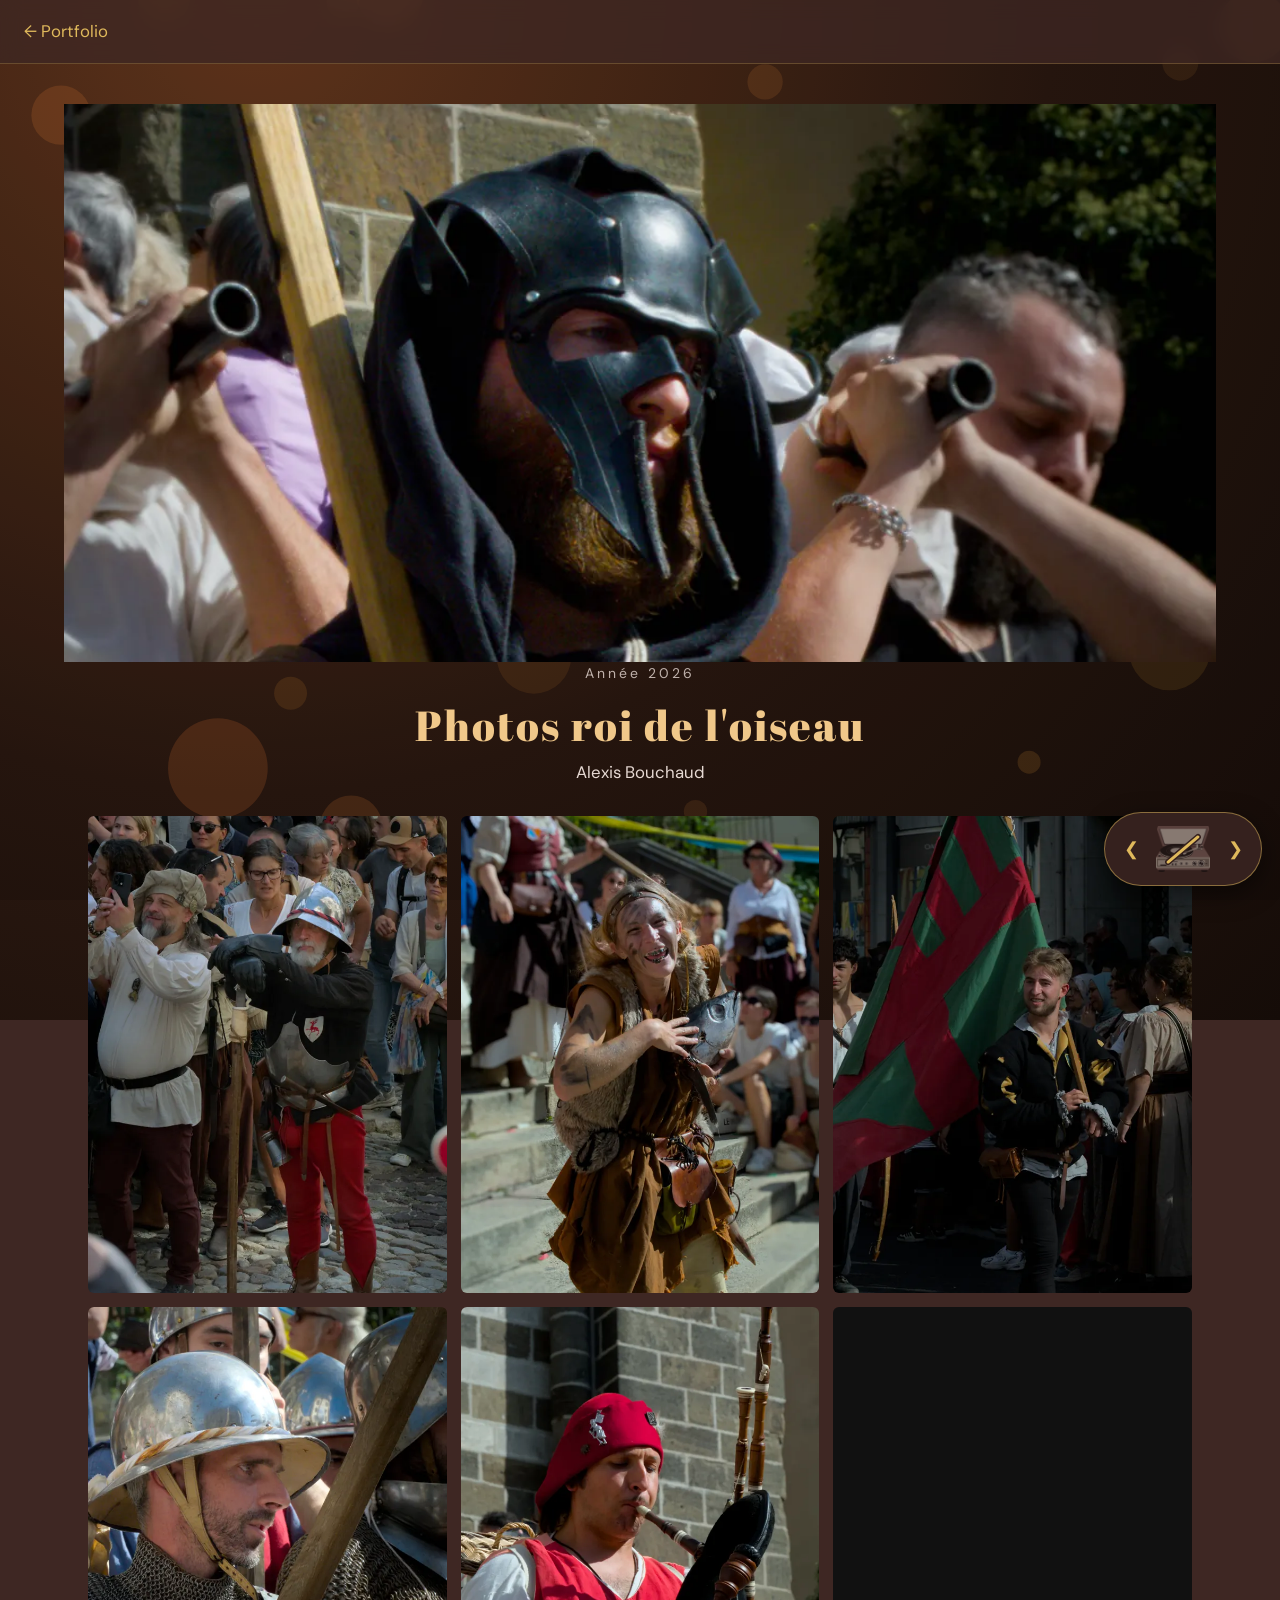
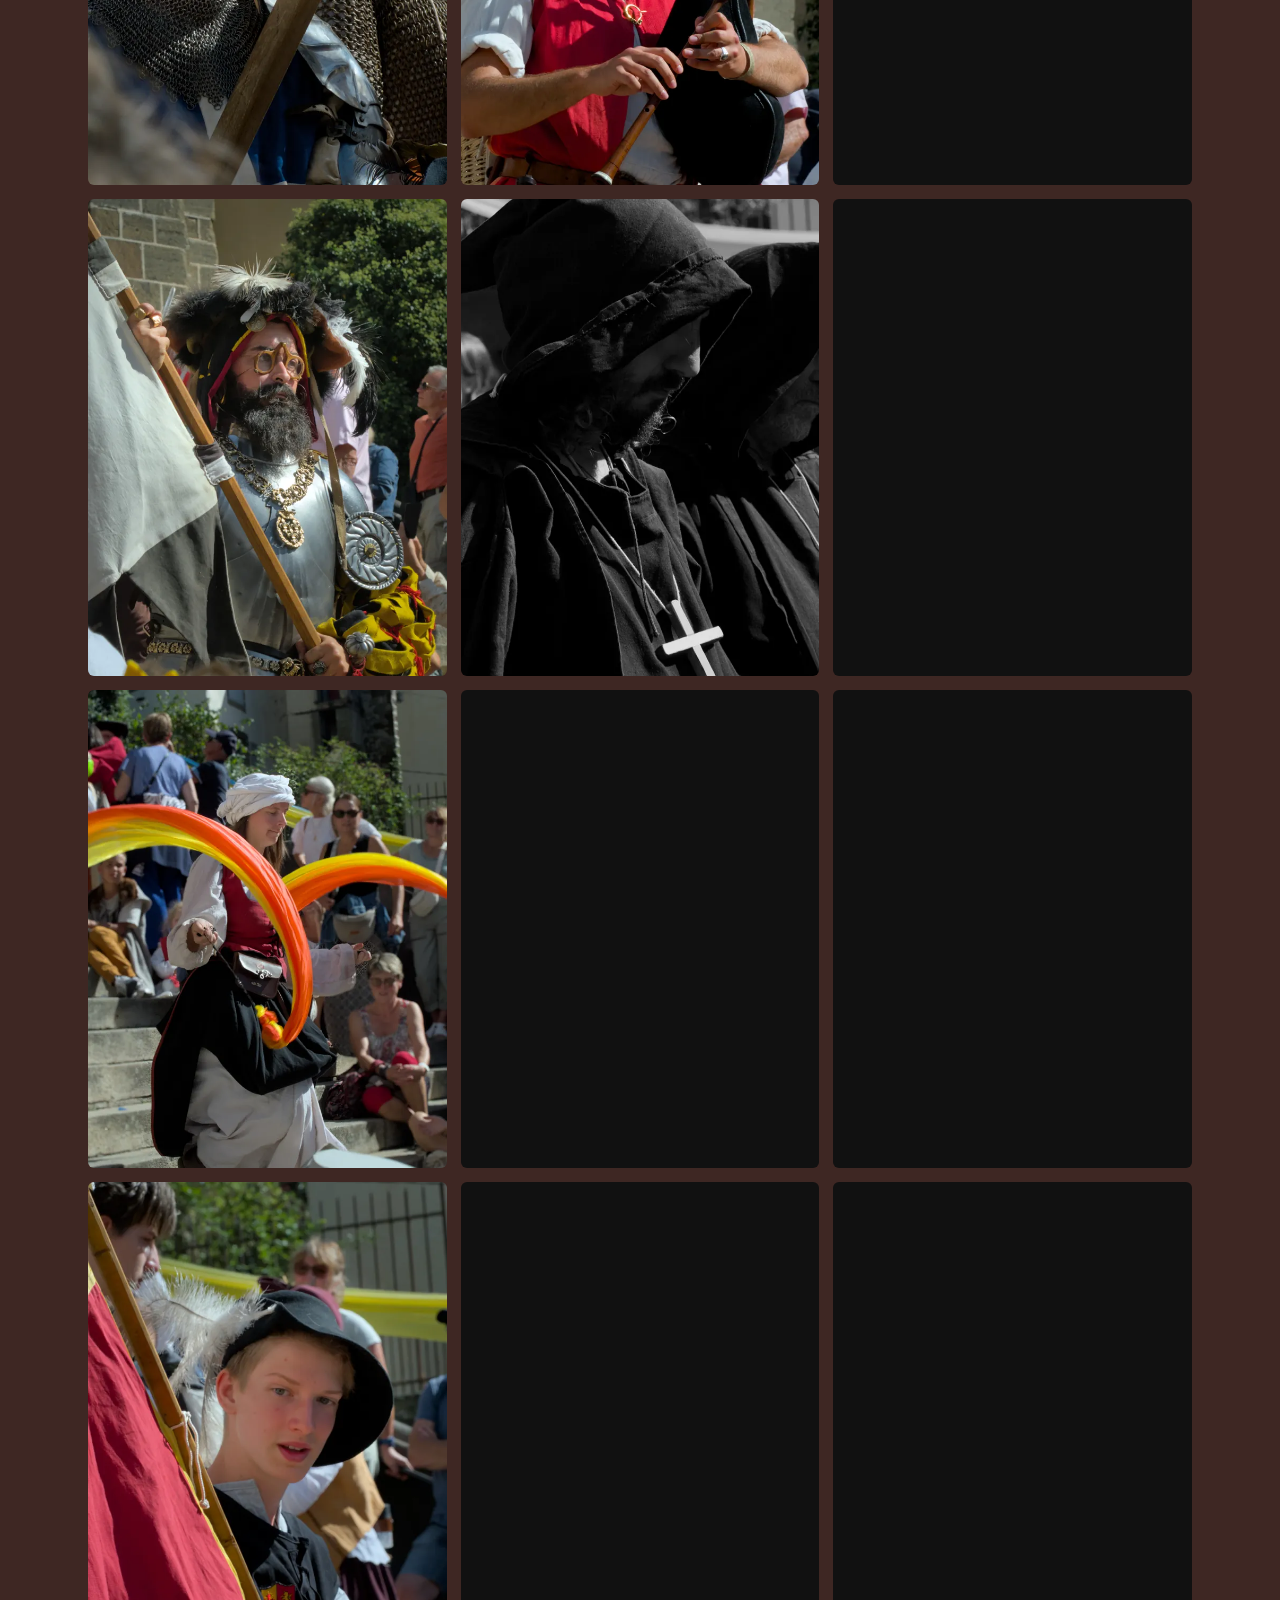
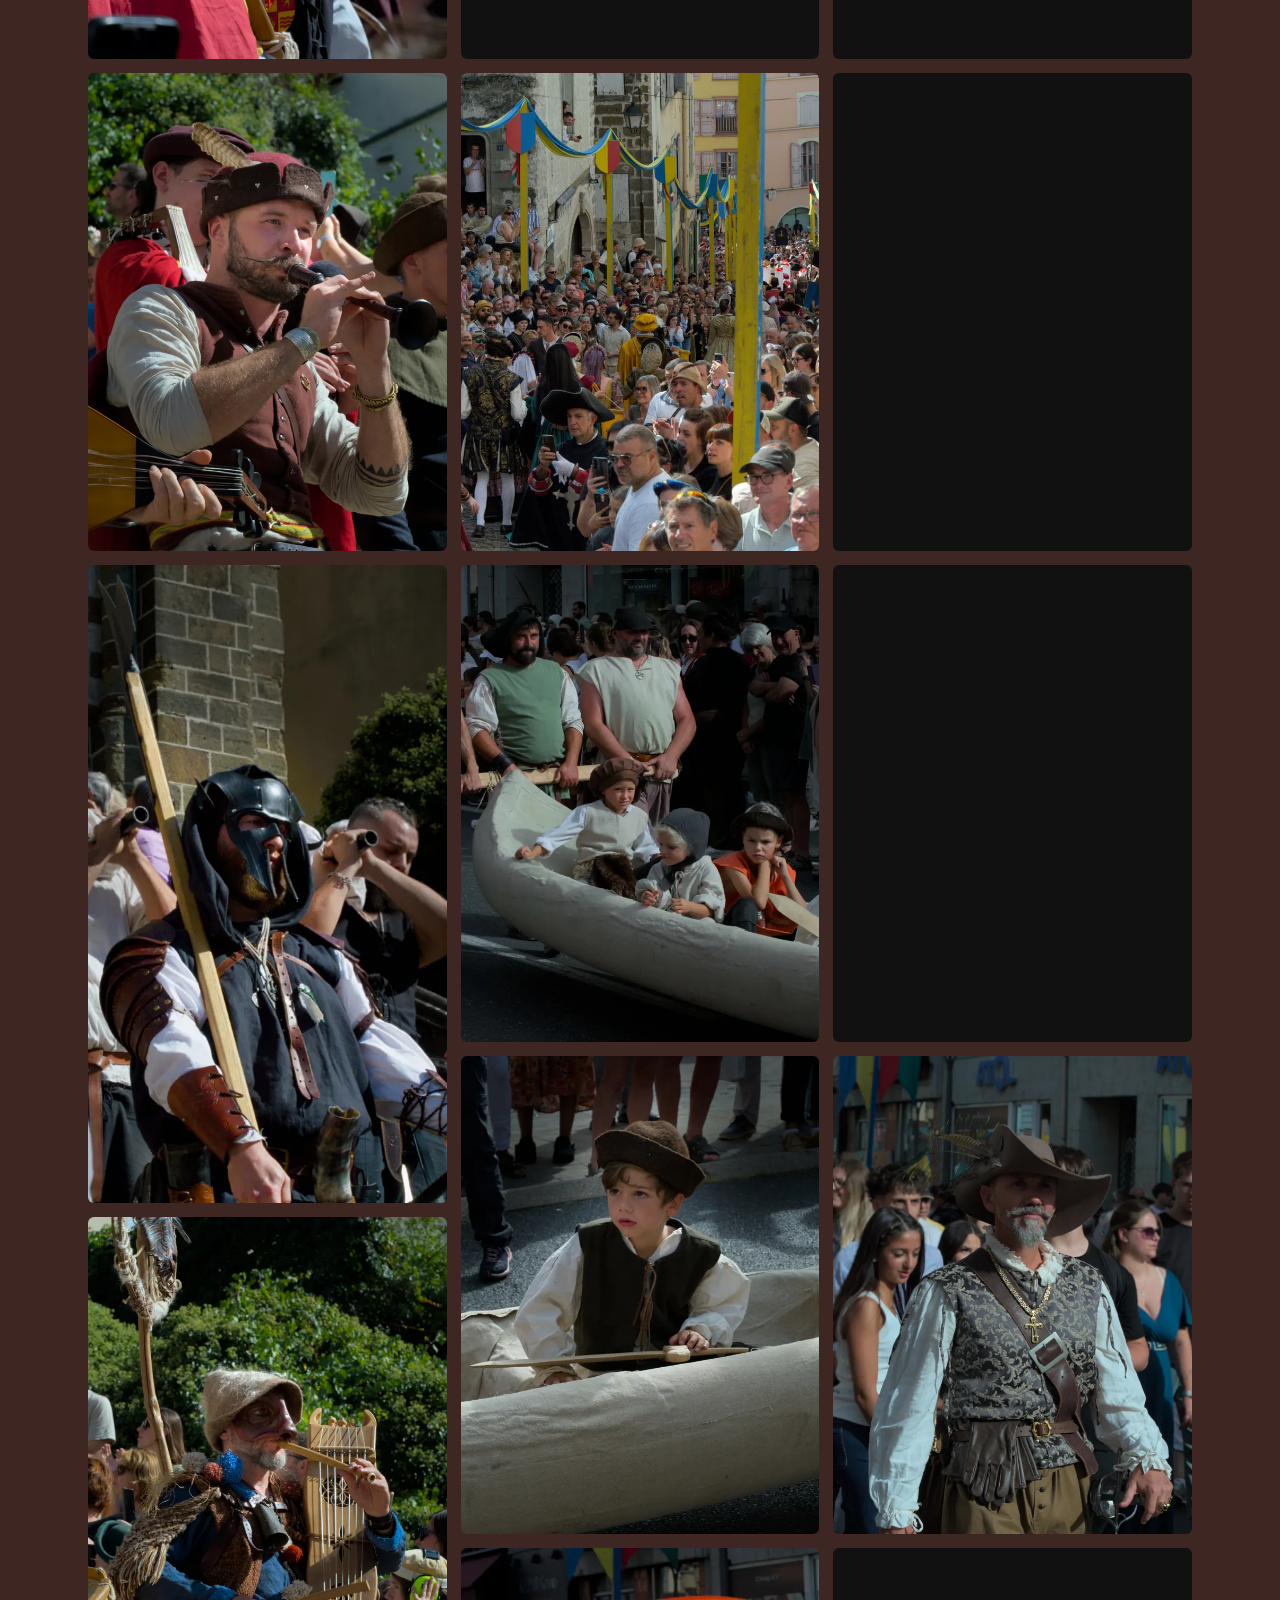
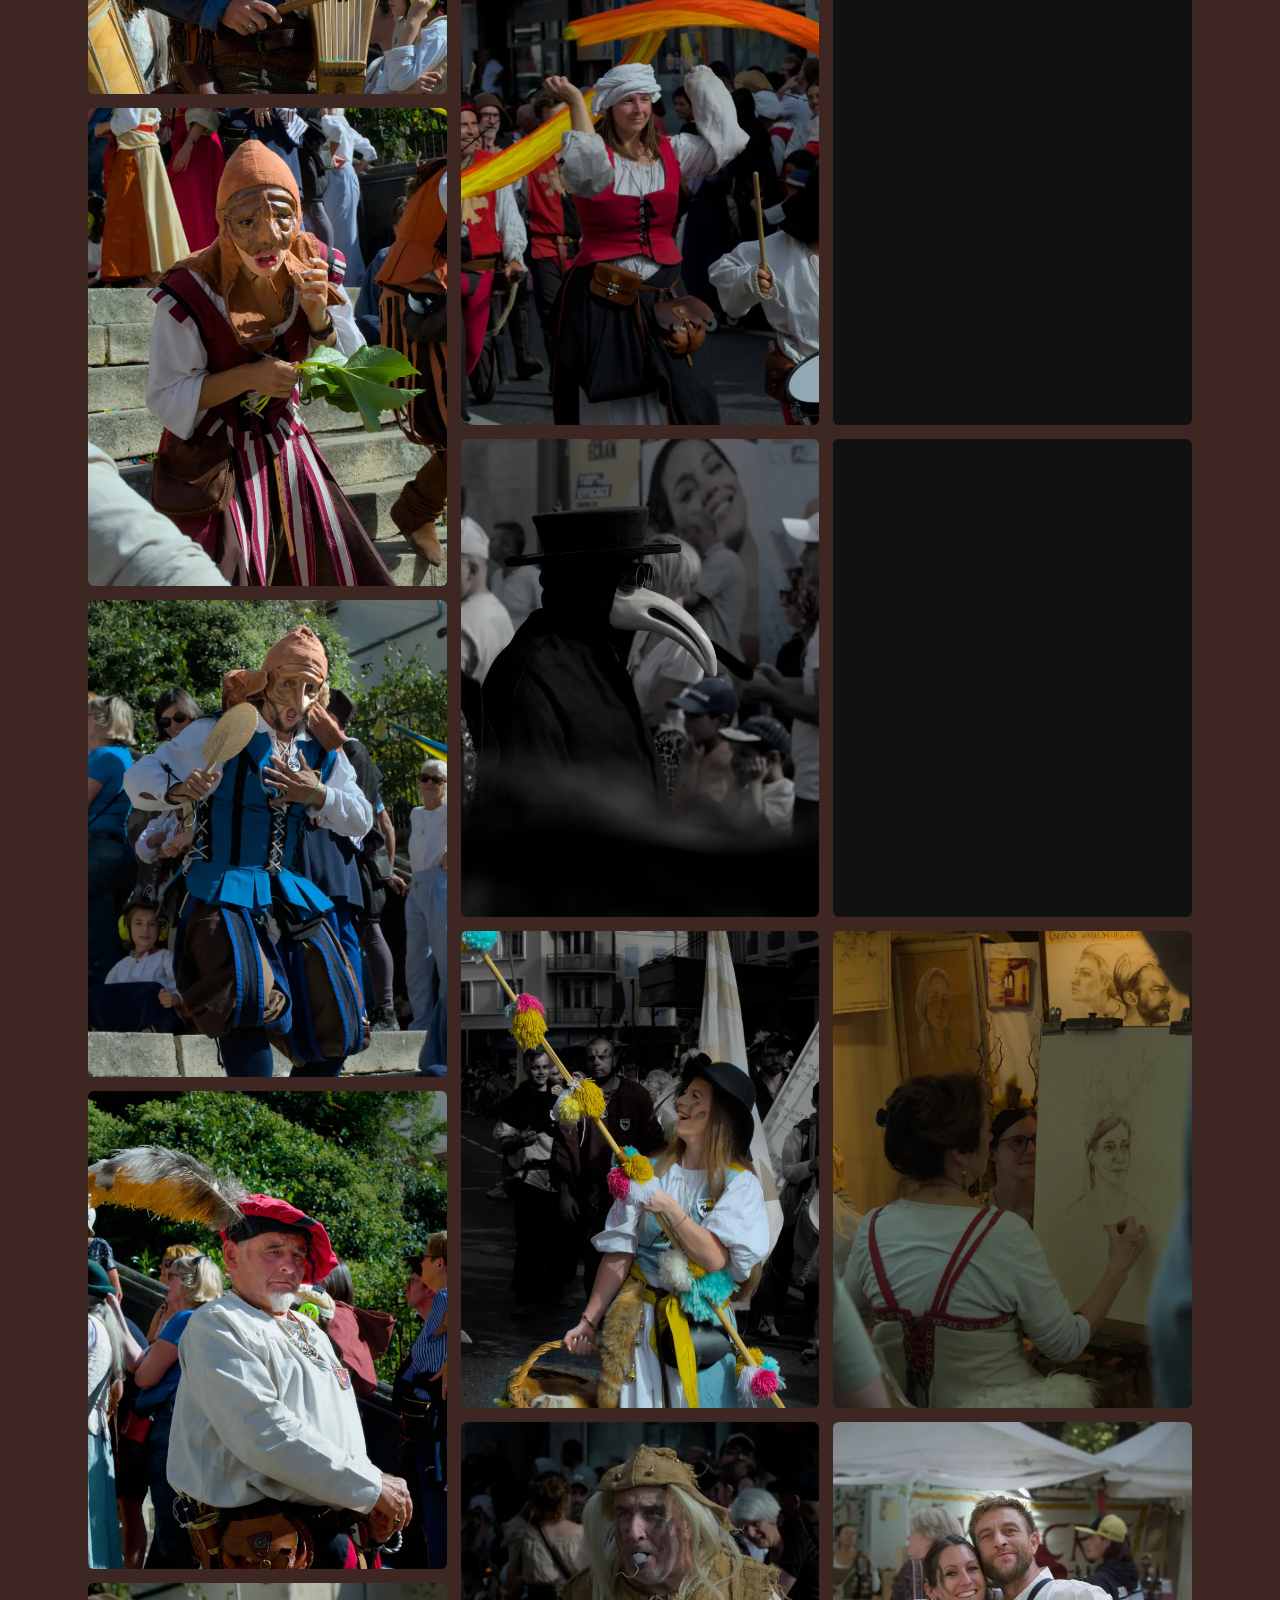
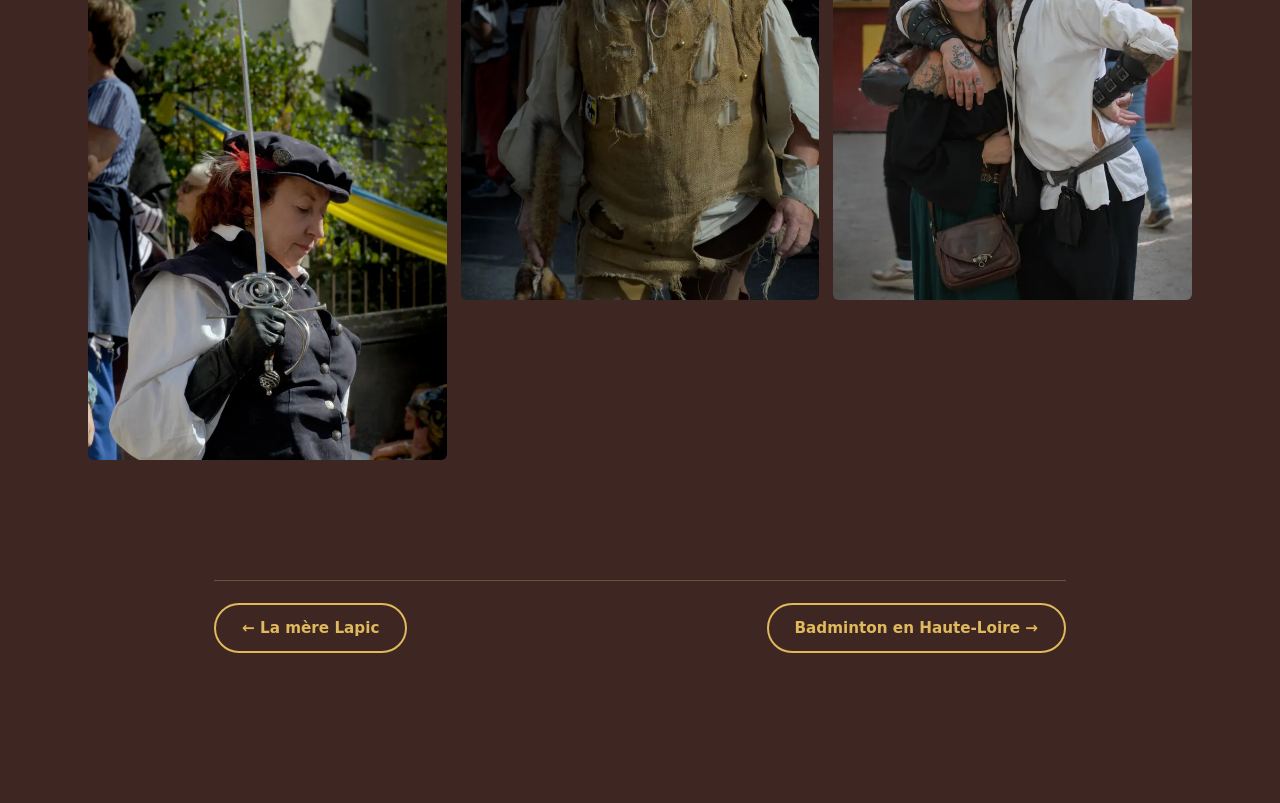
<file: galerie-roi-de-l-oiseau.html>
<!DOCTYPE html>
<html lang="fr">
<head>
<meta charset="UTF-8">
<meta name="viewport" content="width=device-width, initial-scale=1, viewport-fit=cover">
<meta name="theme-color" content="#1c120d">
<title>Photos roi de l'oiseau - Alexis Bouchaud</title>
<meta name="description" content="Photos roi de l'oiseau : galerie photo par Alexis Bouchaud">
<script>try{document.documentElement.dataset.theme=parseInt(localStorage.getItem('currentTheme'))||0}catch(e){}</script>
<link rel="preconnect" href="https://fonts.googleapis.com"><link rel="preconnect" href="https://fonts.gstatic.com" crossorigin>
<link href="https://fonts.googleapis.com/css2?family=Abril+Fatface&family=DM+Sans:wght@400;700&family=Monoton&family=Space+Grotesk:wght@400;700&family=Comfortaa:wght@500;700&family=Nunito:wght@400;700&family=Cinzel+Decorative:wght@700&family=Cormorant+Garamond:wght@500;600&family=Fredoka:wght@400;600&family=Playfair+Display:ital,wght@1,600&family=Lora:wght@400;600&family=Anton&family=Barlow:wght@400;600&display=swap" rel="stylesheet">
<link rel="stylesheet" href="style.css">
</head>
<body>
<header class="topbar"><a class="back" href="index.html">&larr; Portfolio</a></header>
<main>
<div class="g-hero">
<img class="cover" src="Photo_OIS/large/P1094466.webp" alt="Couverture : Roi de l'oiseau" style="object-position:center 40%">
<small>Année 2026</small><h1>Photos roi de l'oiseau</h1><p>Alexis Bouchaud</p>
</div>
<div class="masonry">
<button class="ph" aria-label="Agrandir la photo 1"><img src="Photo_OIS/thumb/P1094314.webp" data-full="Photo_OIS/large/P1094314.webp" width="676" height="900" loading="lazy" decoding="async" alt="Roi de l'oiseau, photo 1 sur 36"></button>
<button class="ph" aria-label="Agrandir la photo 2"><img src="Photo_OIS/thumb/P1094384.webp" data-full="Photo_OIS/large/P1094384.webp" width="676" height="900" loading="lazy" decoding="async" alt="Roi de l'oiseau, photo 2 sur 36"></button>
<button class="ph" aria-label="Agrandir la photo 3"><img src="Photo_OIS/thumb/P1094387_01.webp" data-full="Photo_OIS/large/P1094387_01.webp" width="676" height="900" loading="lazy" decoding="async" alt="Roi de l'oiseau, photo 3 sur 36"></button>
<button class="ph" aria-label="Agrandir la photo 4"><img src="Photo_OIS/thumb/P1094427_01.webp" data-full="Photo_OIS/large/P1094427_01.webp" width="676" height="900" loading="lazy" decoding="async" alt="Roi de l'oiseau, photo 4 sur 36"></button>
<button class="ph" aria-label="Agrandir la photo 5"><img src="Photo_OIS/thumb/P1094445.webp" data-full="Photo_OIS/large/P1094445.webp" width="676" height="900" loading="lazy" decoding="async" alt="Roi de l'oiseau, photo 5 sur 36"></button>
<button class="ph" aria-label="Agrandir la photo 6"><img src="Photo_OIS/thumb/P1094451.webp" data-full="Photo_OIS/large/P1094451.webp" width="676" height="900" loading="lazy" decoding="async" alt="Roi de l'oiseau, photo 6 sur 36"></button>
<button class="ph" aria-label="Agrandir la photo 7"><img src="Photo_OIS/thumb/P1094466.webp" data-full="Photo_OIS/large/P1094466.webp" width="506" height="900" loading="lazy" decoding="async" alt="Roi de l'oiseau, photo 7 sur 36"></button>
<button class="ph" aria-label="Agrandir la photo 8"><img src="Photo_OIS/thumb/P1094517.webp" data-full="Photo_OIS/large/P1094517.webp" width="676" height="900" loading="lazy" decoding="async" alt="Roi de l'oiseau, photo 8 sur 36"></button>
<button class="ph" aria-label="Agrandir la photo 9"><img src="Photo_OIS/thumb/P1094544.webp" data-full="Photo_OIS/large/P1094544.webp" width="676" height="900" loading="lazy" decoding="async" alt="Roi de l'oiseau, photo 9 sur 36"></button>
<button class="ph" aria-label="Agrandir la photo 10"><img src="Photo_OIS/thumb/P1094546.webp" data-full="Photo_OIS/large/P1094546.webp" width="676" height="900" loading="lazy" decoding="async" alt="Roi de l'oiseau, photo 10 sur 36"></button>
<button class="ph" aria-label="Agrandir la photo 11"><img src="Photo_OIS/thumb/P1094560_01.webp" data-full="Photo_OIS/large/P1094560_01.webp" width="676" height="900" loading="lazy" decoding="async" alt="Roi de l'oiseau, photo 11 sur 36"></button>
<button class="ph" aria-label="Agrandir la photo 12"><img src="Photo_OIS/thumb/P1094568_01.webp" data-full="Photo_OIS/large/P1094568_01.webp" width="676" height="900" loading="lazy" decoding="async" alt="Roi de l'oiseau, photo 12 sur 36"></button>
<button class="ph" aria-label="Agrandir la photo 13"><img src="Photo_OIS/thumb/P1094594_01.webp" data-full="Photo_OIS/large/P1094594_01.webp" width="676" height="900" loading="lazy" decoding="async" alt="Roi de l'oiseau, photo 13 sur 36"></button>
<button class="ph" aria-label="Agrandir la photo 14"><img src="Photo_OIS/thumb/P1094599_01.webp" data-full="Photo_OIS/large/P1094599_01.webp" width="676" height="900" loading="lazy" decoding="async" alt="Roi de l'oiseau, photo 14 sur 36"></button>
<button class="ph" aria-label="Agrandir la photo 15"><img src="Photo_OIS/thumb/P1094664_01.webp" data-full="Photo_OIS/large/P1094664_01.webp" width="676" height="900" loading="lazy" decoding="async" alt="Roi de l'oiseau, photo 15 sur 36"></button>
<button class="ph" aria-label="Agrandir la photo 16"><img src="Photo_OIS/thumb/P1094668_01.webp" data-full="Photo_OIS/large/P1094668_01.webp" width="676" height="900" loading="lazy" decoding="async" alt="Roi de l'oiseau, photo 16 sur 36"></button>
<button class="ph" aria-label="Agrandir la photo 17"><img src="Photo_OIS/thumb/P1094682.webp" data-full="Photo_OIS/large/P1094682.webp" width="676" height="900" loading="lazy" decoding="async" alt="Roi de l'oiseau, photo 17 sur 36"></button>
<button class="ph" aria-label="Agrandir la photo 18"><img src="Photo_OIS/thumb/P1094735.webp" data-full="Photo_OIS/large/P1094735.webp" width="676" height="900" loading="lazy" decoding="async" alt="Roi de l'oiseau, photo 18 sur 36"></button>
<button class="ph" aria-label="Agrandir la photo 19"><img src="Photo_OIS/thumb/P1094746.webp" data-full="Photo_OIS/large/P1094746.webp" width="676" height="900" loading="lazy" decoding="async" alt="Roi de l'oiseau, photo 19 sur 36"></button>
<button class="ph" aria-label="Agrandir la photo 20"><img src="Photo_OIS/thumb/P1094748_01.webp" data-full="Photo_OIS/large/P1094748_01.webp" width="676" height="900" loading="lazy" decoding="async" alt="Roi de l'oiseau, photo 20 sur 36"></button>
<button class="ph" aria-label="Agrandir la photo 21"><img src="Photo_OIS/thumb/P1094760_01.webp" data-full="Photo_OIS/large/P1094760_01.webp" width="676" height="900" loading="lazy" decoding="async" alt="Roi de l'oiseau, photo 21 sur 36"></button>
<button class="ph" aria-label="Agrandir la photo 22"><img src="Photo_OIS/thumb/P1094780.webp" data-full="Photo_OIS/large/P1094780.webp" width="676" height="900" loading="lazy" decoding="async" alt="Roi de l'oiseau, photo 22 sur 36"></button>
<button class="ph" aria-label="Agrandir la photo 23"><img src="Photo_OIS/thumb/P1094796.webp" data-full="Photo_OIS/large/P1094796.webp" width="676" height="900" loading="lazy" decoding="async" alt="Roi de l'oiseau, photo 23 sur 36"></button>
<button class="ph" aria-label="Agrandir la photo 24"><img src="Photo_OIS/thumb/P1094806.webp" data-full="Photo_OIS/large/P1094806.webp" width="676" height="900" loading="lazy" decoding="async" alt="Roi de l'oiseau, photo 24 sur 36"></button>
<button class="ph" aria-label="Agrandir la photo 25"><img src="Photo_OIS/thumb/P1094823.webp" data-full="Photo_OIS/large/P1094823.webp" width="676" height="900" loading="lazy" decoding="async" alt="Roi de l'oiseau, photo 25 sur 36"></button>
<button class="ph" aria-label="Agrandir la photo 26"><img src="Photo_OIS/thumb/P1094833.webp" data-full="Photo_OIS/large/P1094833.webp" width="676" height="900" loading="lazy" decoding="async" alt="Roi de l'oiseau, photo 26 sur 36"></button>
<button class="ph" aria-label="Agrandir la photo 27"><img src="Photo_OIS/thumb/P1094909.webp" data-full="Photo_OIS/large/P1094909.webp" width="676" height="900" loading="lazy" decoding="async" alt="Roi de l'oiseau, photo 27 sur 36"></button>
<button class="ph" aria-label="Agrandir la photo 28"><img src="Photo_OIS/thumb/P1094912.webp" data-full="Photo_OIS/large/P1094912.webp" width="676" height="900" loading="lazy" decoding="async" alt="Roi de l'oiseau, photo 28 sur 36"></button>
<button class="ph" aria-label="Agrandir la photo 29"><img src="Photo_OIS/thumb/P1094917.webp" data-full="Photo_OIS/large/P1094917.webp" width="676" height="900" loading="lazy" decoding="async" alt="Roi de l'oiseau, photo 29 sur 36"></button>
<button class="ph" aria-label="Agrandir la photo 30"><img src="Photo_OIS/thumb/P1094971_01.webp" data-full="Photo_OIS/large/P1094971_01.webp" width="676" height="900" loading="lazy" decoding="async" alt="Roi de l'oiseau, photo 30 sur 36"></button>
<button class="ph" aria-label="Agrandir la photo 31"><img src="Photo_OIS/thumb/P1095050_01.webp" data-full="Photo_OIS/large/P1095050_01.webp" width="676" height="900" loading="lazy" decoding="async" alt="Roi de l'oiseau, photo 31 sur 36"></button>
<button class="ph" aria-label="Agrandir la photo 32"><img src="Photo_OIS/thumb/P1095089.webp" data-full="Photo_OIS/large/P1095089.webp" width="676" height="900" loading="lazy" decoding="async" alt="Roi de l'oiseau, photo 32 sur 36"></button>
<button class="ph" aria-label="Agrandir la photo 33"><img src="Photo_OIS/thumb/P1095090.webp" data-full="Photo_OIS/large/P1095090.webp" width="676" height="900" loading="lazy" decoding="async" alt="Roi de l'oiseau, photo 33 sur 36"></button>
<button class="ph" aria-label="Agrandir la photo 34"><img src="Photo_OIS/thumb/P1095108.webp" data-full="Photo_OIS/large/P1095108.webp" width="676" height="900" loading="lazy" decoding="async" alt="Roi de l'oiseau, photo 34 sur 36"></button>
<button class="ph" aria-label="Agrandir la photo 35"><img src="Photo_OIS/thumb/P1095120.webp" data-full="Photo_OIS/large/P1095120.webp" width="676" height="900" loading="lazy" decoding="async" alt="Roi de l'oiseau, photo 35 sur 36"></button>
<button class="ph" aria-label="Agrandir la photo 36"><img src="Photo_OIS/thumb/P1095125.webp" data-full="Photo_OIS/large/P1095125.webp" width="676" height="900" loading="lazy" decoding="async" alt="Roi de l'oiseau, photo 36 sur 36"></button>
</div>
<div class="project"><nav class="next" aria-label="Autres projets"><a class="btn" href="galerie-la-mere-lapic.html">&larr; La mère Lapic</a><a class="btn" href="galerie-badminton.html">Badminton en Haute-Loire &rarr;</a></nav></div>
</main>
<script src="theme.js" defer></script>
</body>
</html>
</file>
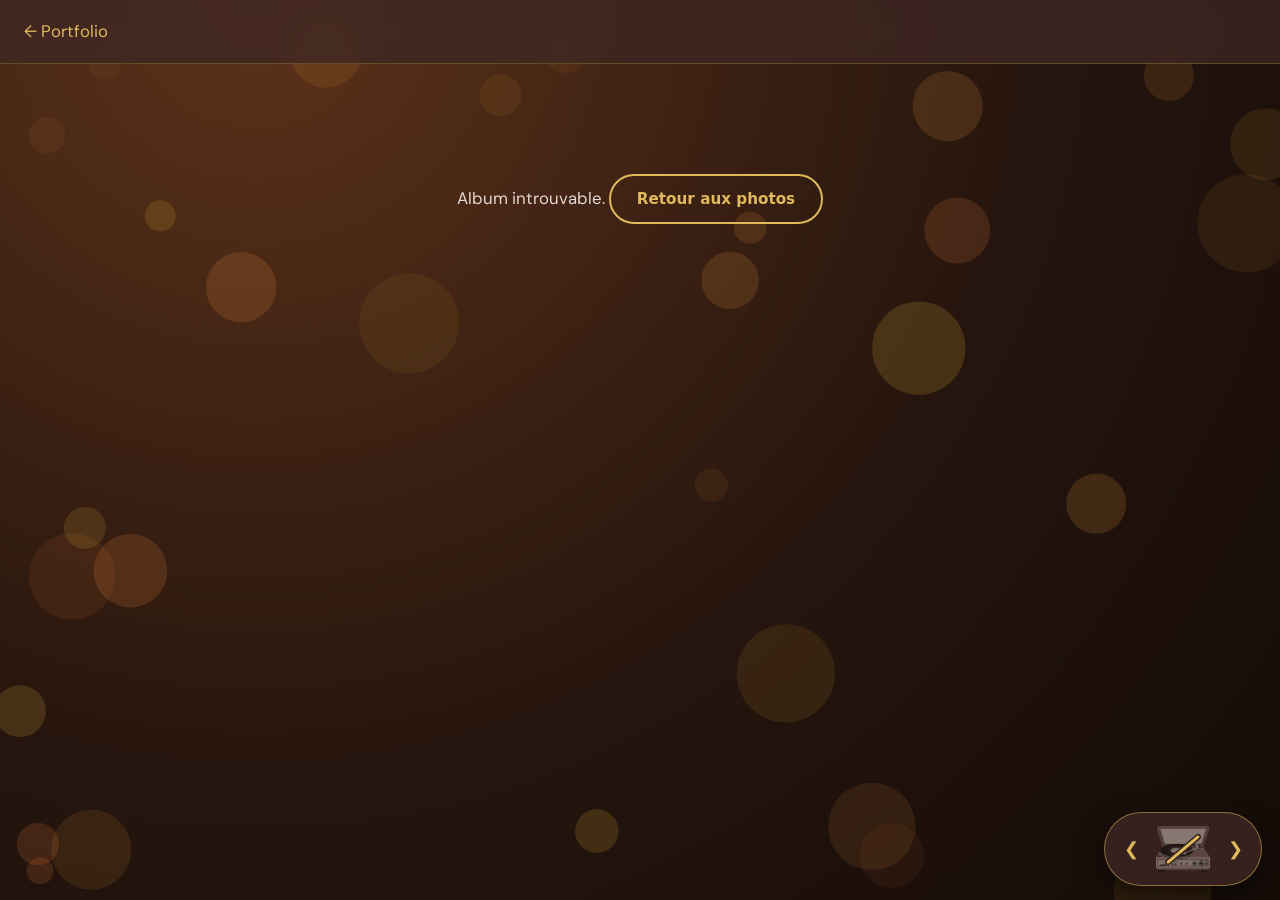
<file: galerie.html>
<!DOCTYPE html>
<html lang="fr">
<head>
<meta charset="UTF-8">
<meta name="viewport" content="width=device-width, initial-scale=1, viewport-fit=cover">
<meta name="theme-color" content="#1c120d">
<title>Galerie - Alexis Bouchaud</title>
<meta name="description" content="Photos badminton en Haute-Loire : galerie photo par Alexis Bouchaud">
<script>try{document.documentElement.dataset.theme=parseInt(localStorage.getItem('currentTheme'))||0}catch(e){}</script>
<link rel="preconnect" href="https://fonts.googleapis.com"><link rel="preconnect" href="https://fonts.gstatic.com" crossorigin>
<link href="https://fonts.googleapis.com/css2?family=Abril+Fatface&family=DM+Sans:wght@400;700&family=Monoton&family=Space+Grotesk:wght@400;700&family=Comfortaa:wght@500;700&family=Nunito:wght@400;700&family=Cinzel+Decorative:wght@700&family=Cormorant+Garamond:wght@500;600&family=Fredoka:wght@400;600&family=Playfair+Display:ital,wght@1,600&family=Lora:wght@400;600&family=Anton&family=Barlow:wght@400;600&display=swap" rel="stylesheet">
<link rel="stylesheet" href="style.css">
</head>
<body>
<header class="topbar"><a class="back" href="index.html">&larr; Portfolio</a></header>
<main id="album-page"></main>
<script src="galleries.js"></script>
<script src="albums.js" defer></script>
<script src="theme.js" defer></script>
</body>
</html>
</file>
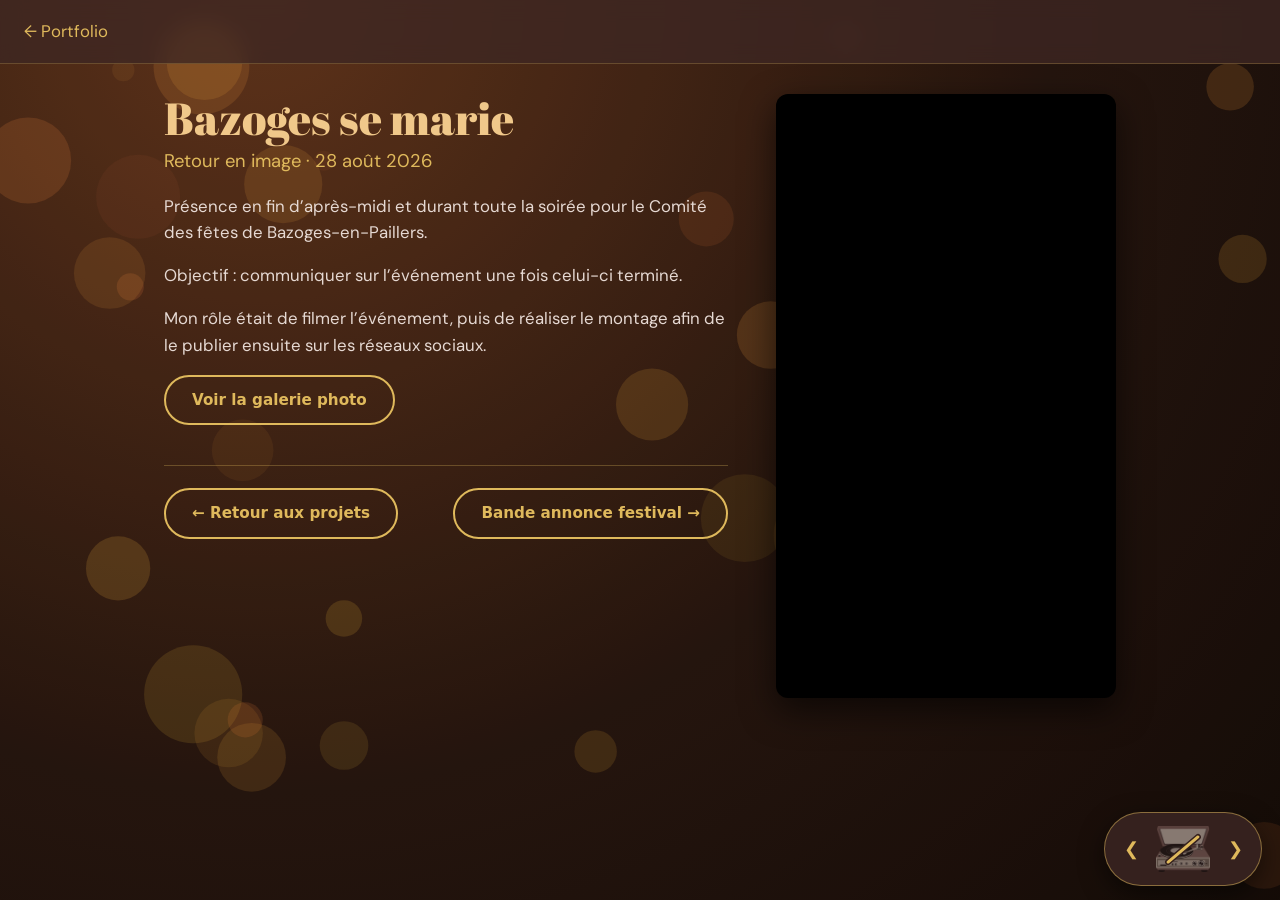
<file: retour-en-image-evenement.html>
<!DOCTYPE html>
<html lang="fr">
<head>
<meta charset="UTF-8">
<meta name="viewport" content="width=device-width, initial-scale=1, viewport-fit=cover">
<meta name="theme-color" content="#1c120d">
<title>Bazoges se marie - Retour en image</title>
<meta name="description" content="Retour en image de l'événement Bazoges se marie 2026">
<script>try{document.documentElement.dataset.theme=parseInt(localStorage.getItem('currentTheme'))||0}catch(e){}</script>
<link rel="preconnect" href="https://fonts.googleapis.com"><link rel="preconnect" href="https://fonts.gstatic.com" crossorigin>
<link href="https://fonts.googleapis.com/css2?family=Abril+Fatface&family=DM+Sans:wght@400;700&family=Monoton&family=Space+Grotesk:wght@400;700&family=Comfortaa:wght@500;700&family=Nunito:wght@400;700&family=Cinzel+Decorative:wght@700&family=Cormorant+Garamond:wght@500;600&family=Fredoka:wght@400;600&family=Playfair+Display:ital,wght@1,600&family=Lora:wght@400;600&family=Anton&family=Barlow:wght@400;600&display=swap" rel="stylesheet">
<link rel="stylesheet" href="style.css">
</head>
<body>
<header class="topbar"><a class="back" href="index.html">&larr; Portfolio</a></header>
<main class="project portrait">
<div class="desc">
<h1>Bazoges se marie</h1><p class="sub">Retour en image &middot; 28 août 2026</p>
<p>Présence en fin d’après-midi et durant toute la soirée pour le Comité des fêtes de Bazoges-en-Paillers.</p>
<p>Objectif : communiquer sur l’événement une fois celui-ci terminé.</p>
<p>Mon rôle était de filmer l’événement, puis de réaliser le montage afin de le publier ensuite sur les réseaux sociaux.</p>
<p><a class="btn" href="galerie.html?g=bazoges-se-marie">Voir la galerie photo</a></p>
<nav class="next" aria-label="Autres projets"><a class="btn" href="index.html#video">&larr; Retour aux projets</a><a class="btn" href="bande-annonce-festival.html">Bande annonce festival &rarr;</a></nav>
</div>
<div class="player-box"><iframe src="https://player.vimeo.com/video/1224378927?badge=0&amp;autopause=0&amp;player_id=0&amp;app_id=58479" title="Bazoges se marie, retour en image" allow="autoplay; fullscreen" allowfullscreen loading="lazy"></iframe></div>
</main>
<script src="theme.js" defer></script>
</body>
</html>
</file>
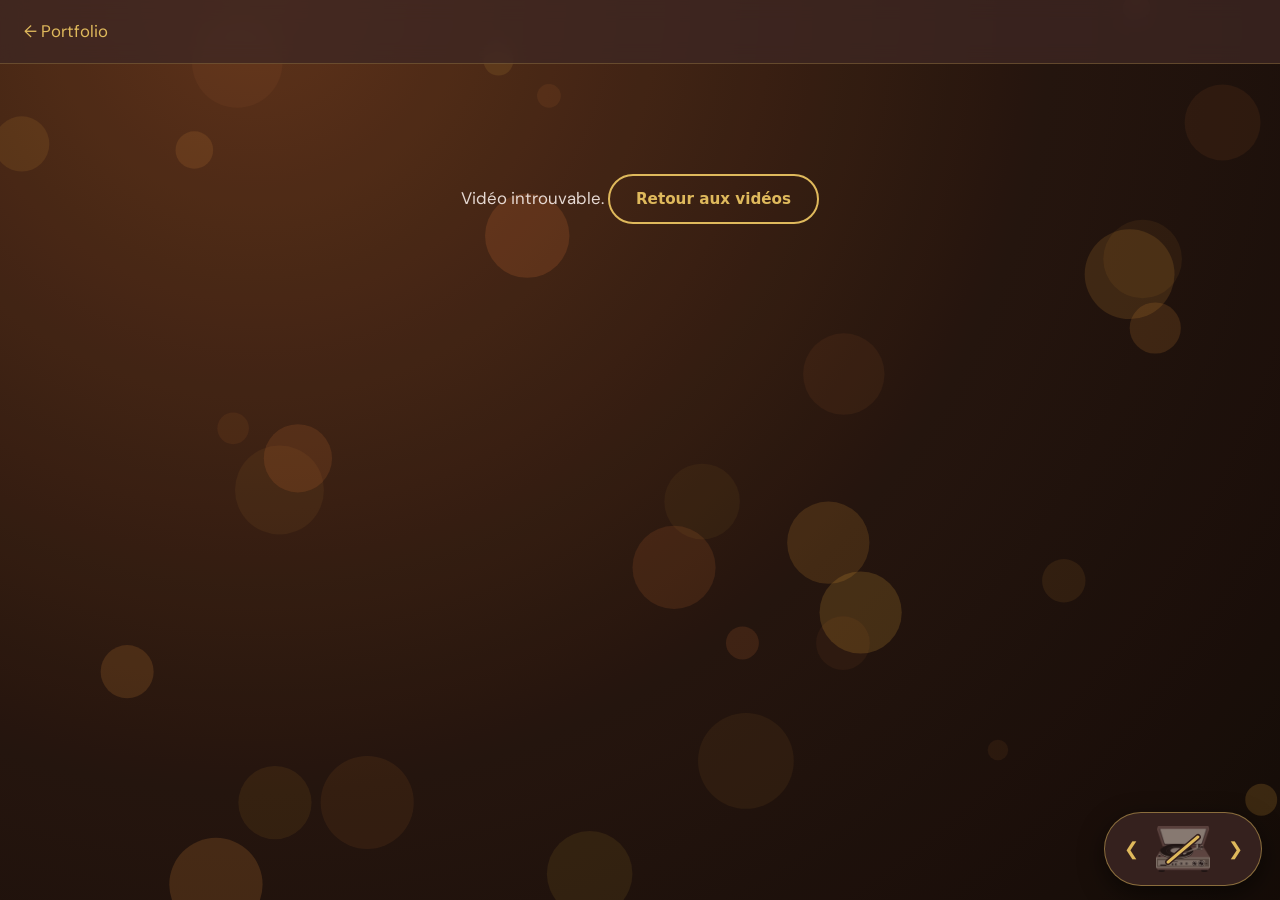
<file: video.html>
<!DOCTYPE html>
<html lang="fr">
<head>
<meta charset="UTF-8">
<meta name="viewport" content="width=device-width, initial-scale=1, viewport-fit=cover">
<meta name="theme-color" content="#1c120d">
<title>Vidéo - Alexis Bouchaud</title>
<meta name="description" content="Photos badminton en Haute-Loire : galerie photo par Alexis Bouchaud">
<script>try{document.documentElement.dataset.theme=parseInt(localStorage.getItem('currentTheme'))||0}catch(e){}</script>
<link rel="preconnect" href="https://fonts.googleapis.com"><link rel="preconnect" href="https://fonts.gstatic.com" crossorigin>
<link href="https://fonts.googleapis.com/css2?family=Abril+Fatface&family=DM+Sans:wght@400;700&family=Monoton&family=Space+Grotesk:wght@400;700&family=Comfortaa:wght@500;700&family=Nunito:wght@400;700&family=Cinzel+Decorative:wght@700&family=Cormorant+Garamond:wght@500;600&family=Fredoka:wght@400;600&family=Playfair+Display:ital,wght@1,600&family=Lora:wght@400;600&family=Anton&family=Barlow:wght@400;600&display=swap" rel="stylesheet">
<link rel="stylesheet" href="style.css">
</head>
<body>
<header class="topbar"><a class="back" href="index.html">&larr; Portfolio</a></header>
<main id="video-page" class="project"></main>
<script src="galleries.js"></script>
<script src="albums.js" defer></script>
<script src="theme.js" defer></script>
</body>
</html>
</file>
<file: style.css>
/* ===== Thèmes : chaque ambiance = un jeu de variables ===== */
:root{--bg:#3e2723;--img:url(fonds/fond-cafe.png);--ink:#e6d9d3;--title:#f0c88a;--accent:#dfb95c;
--fb:system-ui,sans-serif;--ft:'Bebas Neue',sans-serif;--fs:1;--ts:1.15;--py:0px}
html[data-theme="1"]{--bg:#2b003e;--img:url(fonds/fond-neon.png);--ink:#fff27a;--title:#ff4fa3;--accent:#ff4fa3;--fb:'Comic Relief',system-ui;--ft:'Comic Relief',system-ui;--ts:1}
html[data-theme="2"]{--bg:#1a1a3a;--img:url(fonds/fond-nuage.png);--ink:#ff8cc6;--title:#c38af0;--accent:#c38af0;--fb:'Caacupe One',sans-serif;--ft:'Caacupe One',sans-serif;--fs:1.1;--ts:1.1}
html[data-theme="3"]{--bg:#313e2a;--img:url(fonds/fond-epic.png);--ink:#efead0;--title:#d2a74c;--accent:#d2a74c;--fb:'Playfair Display',serif;--ft:'Modern Antiqua',serif;--ts:1}
html[data-theme="4"]{--bg:#1f4a49;--img:url(fonds/fond-enfant.png);--ink:#f3dc9b;--title:#ff9272;--accent:#ff9272;--fb:'Playpen Sans',cursive;--ft:'Edu NSW ACT Foundation',cursive;--ts:1.1}
html[data-theme="5"]{--bg:#573d28;--img:url(fonds/fond-classic.png);--ink:#e3dcc6;--title:#d9b98a;--accent:#d9b98a;--fb:'Charm',cursive;--ft:'Petit Formal Script',cursive;--fs:1.2;--ts:1.1}
html[data-theme="6"]{--bg:#1a3465;--img:url(fonds/fond-sport.png);--ink:#efebd6;--title:#ff5a42;--accent:#ff5a42;--fb:'Bilbo',cursive;--ft:'Kaushan Script',cursive;--fs:1.5;--ts:1.2}

*{margin:0;padding:0;box-sizing:border-box}
html{scroll-behavior:smooth;scroll-padding-top:80px;background:var(--bg);transition:background-color .5s}
html::before{content:"";position:fixed;inset:-120px 0;z-index:-1;background:var(--img) center/cover no-repeat;
background-color:var(--bg);background-blend-mode:soft-light;transform:translate3d(0,var(--py),0);transition:opacity .3s}
html::after{content:"";position:fixed;inset:0;z-index:-1;background:rgba(0,0,0,.3);pointer-events:none}
html.swap::before{opacity:0}
body{font-family:var(--fb);font-size:calc(1.05rem*var(--fs));line-height:1.6;color:var(--ink);min-height:100vh;padding-bottom:90px;transition:color .5s}
h1,h2,h3,.nav a{font-family:var(--ft);font-weight:400;color:var(--title)}
a{color:inherit}
:focus-visible{outline:3px solid var(--accent);outline-offset:3px;border-radius:6px}
.panel{background:color-mix(in srgb,var(--bg) 62%,transparent);backdrop-filter:blur(6px);-webkit-backdrop-filter:blur(6px);
border:1px solid color-mix(in srgb,var(--accent) 30%,transparent);border-radius:14px}

/* ===== Barre de navigation ===== */
.topbar{position:sticky;top:0;z-index:50;display:flex;gap:8px 28px;align-items:center;padding:12px 24px;
background:color-mix(in srgb,var(--bg) 78%,transparent);backdrop-filter:blur(10px);-webkit-backdrop-filter:blur(10px);
border-bottom:1px solid color-mix(in srgb,var(--accent) 25%,transparent)}
.nav{display:flex;gap:6px 26px;overflow-x:auto;scrollbar-width:none}
.nav a{text-decoration:none;font-size:calc(1.35rem*var(--ts));text-transform:uppercase;letter-spacing:1px;white-space:nowrap;
padding:4px 0;border-bottom:2px solid transparent;transition:border-color .25s,color .25s}
.nav a:hover,.nav a.on{border-color:var(--accent);color:var(--accent)}
.back{font-family:var(--fb);text-decoration:none;color:var(--accent);padding:6px 0}
.back:hover{text-decoration:underline}

/* ===== Accueil ===== */
.hero{max-width:1100px;margin:0 auto;padding:36px 24px 20px;text-align:center}
.hero img{width:min(760px,100%);height:auto;transition:opacity .25s}
.hero img.fade{opacity:0}
.tagline{font-family:var(--ft);font-size:calc(1.8rem*var(--ts));color:var(--title);margin:4px 0 22px}
.cta{display:flex;gap:14px;justify-content:center;flex-wrap:wrap}
.btn{display:inline-block;padding:11px 26px;border:2px solid var(--accent);border-radius:30px;color:var(--accent);
text-decoration:none;font-weight:700;font-family:system-ui,sans-serif;font-size:.95rem;transition:background .25s,color .25s,transform .25s}
.btn:hover{background:var(--accent);color:#111;transform:translateY(-2px)}
.btn.solid{background:var(--accent);color:#111}
.btn.solid:hover{filter:brightness(1.1)}
main{max-width:1200px;margin:0 auto;padding:30px 24px}
section{margin-bottom:72px}
section>h2{font-size:calc(2.4rem*var(--ts));margin-bottom:24px;padding-left:16px;border-left:4px solid var(--accent);line-height:1.1}
.grid{display:grid;grid-template-columns:repeat(auto-fit,minmax(min(100%,300px),1fr));gap:26px}
.card{display:block;text-decoration:none;overflow:hidden;transition:transform .3s,box-shadow .3s,border-color .3s}
.card:hover,.card:focus-visible{transform:translateY(-5px);box-shadow:0 14px 30px rgba(0,0,0,.45);border-color:var(--accent)}
.thumb{aspect-ratio:16/10;overflow:hidden;background:#000}
.thumb video,.thumb img{width:100%;height:100%;object-fit:cover;object-position:center 25%;display:block;transition:transform .6s}
.card:hover .thumb img,.card:hover .thumb video{transform:scale(1.06)}
.info{padding:16px 20px 20px}
.info h3{font-size:calc(1.5rem*var(--ts));line-height:1.2;margin-bottom:2px}
.info p{font-size:.92rem;opacity:.85}

/* ===== Logiciels (défilement continu, pause au survol) ===== */
.marquee{overflow:hidden;padding:26px 0;mask-image:linear-gradient(90deg,transparent,#000 8%,#000 92%,transparent);-webkit-mask-image:linear-gradient(90deg,transparent,#000 8%,#000 92%,transparent)}
.track{display:flex;width:max-content;animation:slide 40s linear infinite}
.marquee:hover .track,.marquee:focus-within .track{animation-play-state:paused}
.app{width:90px;margin:0 28px;display:flex;flex-direction:column;align-items:center;flex-shrink:0}
.app img{width:64px;height:64px;object-fit:contain;transition:transform .3s}
.app:hover img{transform:scale(1.18)}
.app span{margin-top:10px;font:700 .8rem system-ui,sans-serif;color:var(--accent);white-space:nowrap}
@keyframes slide{to{transform:translateX(-50%)}}
@media (prefers-reduced-motion:reduce){.track{animation:none;flex-wrap:wrap;width:auto;justify-content:center}.marquee{mask-image:none;-webkit-mask-image:none}.app[aria-hidden]{display:none}html{scroll-behavior:auto}}

/* ===== Contact ===== */
.contact{max-width:900px;margin:0 auto;padding:32px;display:grid;grid-template-columns:1fr 1fr;gap:40px;align-items:center}
.contact h2{font-size:2rem;margin-bottom:12px;border:0;padding:0}
.contact p{margin-bottom:8px}
.contact a:not(.btn){text-decoration:none;border-bottom:1px solid transparent}
.contact a:not(.btn):hover{color:var(--accent);border-color:var(--accent)}

/* ===== Pages projet ===== */
.project{max-width:900px;margin:0 auto;padding:30px 24px}
.project h1{font-size:calc(2.8rem*var(--ts));line-height:1.1;margin-bottom:4px}
.sub{font-size:1.15rem;color:var(--accent);margin-bottom:22px}
.player-box{aspect-ratio:16/9;background:#000;border-radius:12px;overflow:hidden;box-shadow:0 12px 34px rgba(0,0,0,.6);margin:18px 0 28px}
.player-box iframe{width:100%;height:100%;border:0}
.carousel{display:flex;align-items:center;gap:14px}
.carousel .player-box{flex:1;margin:18px 0}
.arrow{flex:none;width:46px;height:46px;border-radius:50%;border:2px solid var(--accent);background:none;color:var(--accent);font-size:1.4rem;cursor:pointer;transition:background .25s,color .25s}
.arrow:hover{background:var(--accent);color:#111}
.portrait{display:grid;grid-template-columns:1fr minmax(240px,340px);gap:48px;align-items:start;max-width:1000px}
.portrait .player-box{aspect-ratio:9/16;margin:0}
.desc p{margin-bottom:16px;max-width:68ch}
.desc h2{font-size:1.8rem;margin:10px 0 12px}
.next{display:flex;justify-content:space-between;gap:16px;flex-wrap:wrap;margin-top:40px;padding-top:22px;border-top:1px solid color-mix(in srgb,var(--accent) 30%,transparent)}
@media(max-width:800px){.portrait{grid-template-columns:1fr}.portrait .player-box{order:-1;max-width:320px;margin:0 auto}.contact{grid-template-columns:1fr;text-align:center}}

/* ===== Galeries ===== */
.g-hero{text-align:center;padding:10px 0 30px}
.g-hero .cover{width:100%;max-height:62vh;object-fit:cover;display:block;margin-bottom:26px}
.g-hero small{letter-spacing:3px;opacity:.8;display:block;margin-bottom:8px}
.g-hero h1{font-size:calc(2.6rem*var(--ts));letter-spacing:2px}
.masonry{column-count:3;column-gap:14px;max-width:1400px;margin:0 auto;padding:0 24px 50px}
.ph{display:block;width:100%;margin-bottom:14px;padding:0;border:0;background:#111;border-radius:6px;overflow:hidden;cursor:zoom-in;break-inside:avoid}
.ph img{width:100%;height:auto;display:block;transition:transform .4s,filter .4s}
.ph:hover img{transform:scale(1.03);filter:brightness(1.08)}
@media(max-width:900px){.masonry{column-count:2}}
@media(max-width:560px){.masonry{column-count:1;padding:0 14px 40px}}

/* ===== Visionneuse ===== */
.lb{position:fixed;inset:0;z-index:2000;background:rgba(0,0,0,.94);display:none;align-items:center;justify-content:center;touch-action:pan-y}
.lb.on{display:flex}
.lb img{max-width:92vw;max-height:88vh;border-radius:4px;transition:opacity .2s}
.lb button{position:absolute;background:rgba(255,255,255,.08);border:0;color:#fff;cursor:pointer;border-radius:50%;width:48px;height:48px;font-size:1.5rem;transition:background .2s}
.lb button:hover{background:rgba(255,255,255,.22)}
.lb .x{top:16px;right:16px}.lb .p{left:14px;top:50%}.lb .n{right:14px;top:50%}
.lb .c{position:absolute;bottom:14px;left:0;right:0;text-align:center;font:.9rem system-ui;color:#ccc}

/* ===== Lecteur d'ambiance ===== */
#player{position:fixed;z-index:1500;right:18px;bottom:18px;display:flex;align-items:center;gap:4px;padding:6px 8px;border-radius:40px;
background:color-mix(in srgb,var(--bg) 85%,#000);border:1px solid color-mix(in srgb,var(--accent) 50%,transparent);box-shadow:0 8px 24px rgba(0,0,0,.5)}
#player button{background:none;border:0;color:var(--accent);cursor:pointer;font-size:1.15rem;width:36px;height:36px;border-radius:50%;display:grid;place-items:center}
#player button:hover{background:rgba(255,255,255,.12)}
#player .ic{width:50px;height:50px;padding:0;transition:transform .25s}
#player .ic img{width:46px;height:46px;object-fit:contain}
#player.playing .ic{animation:bob 1.6s ease-in-out infinite}
@keyframes bob{50%{transform:translateY(-3px) rotate(-4deg)}}
#player .nm{font:700 .8rem system-ui;color:var(--ink);min-width:78px;text-align:center}
@media(max-width:600px){#player{right:50%;transform:translateX(50%);bottom:12px}.topbar{padding:10px 14px}.hero{padding-top:16px}#player .nm{min-width:64px}}
@media (prefers-reduced-motion:reduce){#player.playing .ic{animation:none}}

/* ===== V2 : fonds dégradés + canvas animé, nouvelles polices, accueil plein écran ===== */
:root{--img:radial-gradient(ellipse at 20% 10%,#6b3a1e,#2a1810 55%,#150c08);--fb:'DM Sans',sans-serif;--ft:'Abril Fatface',serif;--fs:1;--ts:1}
html[data-theme="1"]{--img:linear-gradient(#12002a,#3b0764 55%,#7a1456);--fb:'Space Grotesk',sans-serif;--ft:'Monoton',cursive;--fs:1;--ts:.8}
html[data-theme="2"]{--img:radial-gradient(at 30% 20%,#3b2a7a,#1a1a3a 60%,#0f1030);--fb:'Nunito',sans-serif;--ft:'Comfortaa',cursive;--fs:1.05;--ts:.95}
html[data-theme="3"]{--img:radial-gradient(at 50% 100%,#6b2a10,#2a2a1e 45%,#10150f);--fb:'Cormorant Garamond',serif;--ft:'Cinzel Decorative',serif;--fs:1.2;--ts:.85}
html[data-theme="4"]{--img:linear-gradient(160deg,#2a8f8a,#1f4a49 60%,#17383a);--fb:'Fredoka',sans-serif;--ft:'Fredoka',sans-serif;--fs:1.05;--ts:1.05}
html[data-theme="5"]{--img:radial-gradient(at 50% 0,#7a5535,#573d28 50%,#2e1f14);--fb:'Lora',serif;--ft:'Playfair Display',serif;--fs:1;--ts:1}
html[data-theme="6"]{--img:linear-gradient(135deg,#1f4a9a,#1a3465 50%,#0d1c3a);--fb:'Barlow',sans-serif;--ft:'Anton',sans-serif;--fs:1.05;--ts:1}
html[data-theme="5"] h1,html[data-theme="5"] h2,html[data-theme="5"] h3{font-style:italic}
html[data-theme="6"] h1,html[data-theme="6"] h2,html[data-theme="6"] h3,html[data-theme="6"] .nav a{letter-spacing:2px;text-transform:uppercase}
html::before{background-blend-mode:normal}
html::after{background:rgba(0,0,0,.12)}
#fx{position:fixed;inset:0;z-index:-1;width:100%;height:100%;pointer-events:none}
#player .nm{display:none}
#player .ic{width:60px;height:60px}#player .ic img{width:54px;height:54px}
.hero{position:relative;max-width:none;min-height:calc(100svh - 58px);display:flex;flex-direction:column;align-items:center;justify-content:center;padding:20px 24px 80px}
.hero img{width:auto;max-width:min(1300px,94vw);max-height:68svh;object-fit:contain;filter:drop-shadow(0 20px 40px rgba(0,0,0,.45));transition:opacity .25s,transform .15s}
.tagline{font-size:calc(2rem*var(--ts));margin:10px 0 24px;text-align:center}
.down{position:absolute;bottom:22px;left:50%;margin-left:-22px;width:44px;height:44px;border:2px solid var(--accent);border-radius:50%;display:grid;place-items:center;color:var(--accent);text-decoration:none;animation:hop 1.8s ease-in-out infinite}
.down:hover{background:var(--accent);color:#111}
@keyframes hop{50%{transform:translateY(9px)}}
.vf{position:absolute;inset:16px;pointer-events:none;background:
linear-gradient(var(--accent),var(--accent)) 0 0/30px 2px,linear-gradient(var(--accent),var(--accent)) 0 0/2px 30px,
linear-gradient(var(--accent),var(--accent)) 100% 0/30px 2px,linear-gradient(var(--accent),var(--accent)) 100% 0/2px 30px,
linear-gradient(var(--accent),var(--accent)) 0 100%/30px 2px,linear-gradient(var(--accent),var(--accent)) 0 100%/2px 30px,
linear-gradient(var(--accent),var(--accent)) 100% 100%/30px 2px,linear-gradient(var(--accent),var(--accent)) 100% 100%/2px 30px;background-repeat:no-repeat;opacity:.7}
.rec{position:absolute;top:30px;left:34px;font:700 .85rem ui-monospace,monospace;letter-spacing:1px;color:var(--ink);display:flex;gap:8px;align-items:center}
.rec i{width:11px;height:11px;border-radius:50%;background:#ff3030;animation:blink 1.2s steps(2) infinite}
@keyframes blink{50%{opacity:0}}
.card{transform-style:preserve-3d;will-change:transform}
@media(prefers-reduced-motion:reduce){.down,.rec i{animation:none}}

/* ===== V3 : icône musique : barrée et atténuée quand la musique est coupée ===== */
#player .ic{position:relative}
#player .ic img{transition:opacity .3s,filter .3s}
#player:not(.playing) .ic img{opacity:.45;filter:grayscale(.7)}
#player .ic::after{content:"";position:absolute;left:9px;right:9px;top:50%;height:3px;margin-top:-1px;border-radius:2px;background:var(--accent);
box-shadow:0 0 0 1.5px color-mix(in srgb,var(--bg) 85%,#000);transform:rotate(-40deg) scaleX(0);transition:transform .25s}
#player:not(.playing) .ic::after{transform:rotate(-40deg) scaleX(1)}

/* ===== V4 : mobile ===== */
html{-webkit-text-size-adjust:100%;-webkit-tap-highlight-color:transparent}
.topbar{padding-top:max(12px,env(safe-area-inset-top))}
#player{bottom:calc(14px + env(safe-area-inset-bottom))}
@media(hover:none){
  .card:hover,.card:focus-visible{transform:none;box-shadow:none}
  .card:hover .thumb img,.card:hover .thumb video,.ph:hover img,.app:hover img{transform:none;filter:none}
  .btn:hover{transform:none}
}
@media(max-width:700px){
  body{padding-bottom:100px}
  .topbar{padding-left:14px;padding-right:14px;justify-content:center}
  .nav{gap:4px 20px}.nav a{font-size:calc(1.15rem*var(--ts));padding:10px 0}
  .back{padding:10px 0}
  .hero{padding:8px 12px 84px;min-height:calc(100svh - 56px)}
  .hero img{max-width:100vw;max-height:60svh}
  .tagline{font-size:calc(1.4rem*var(--ts));margin:6px 0 18px}
  .cta{flex-direction:column;width:100%;max-width:290px}.btn{text-align:center;padding:13px 22px}
  main{padding:20px 16px}section{margin-bottom:52px}
  section>h2{font-size:calc(1.8rem*var(--ts));margin-bottom:18px}
  .grid{gap:18px}
  .info{padding:14px 16px 16px}.info h3{font-size:calc(1.3rem*var(--ts))}
  .app{margin:0 20px}
  .contact{padding:24px 18px;gap:28px}
  .project{padding:20px 16px}.project h1{font-size:calc(2rem*var(--ts))}
  .carousel{flex-wrap:wrap;justify-content:center;gap:12px 18px}
  .carousel .player-box{flex-basis:100%;order:-1;margin:12px 0 0}
  .arrow{width:52px;height:52px}
  .masonry{column-count:2;column-gap:8px;padding:0 10px 36px}.ph{margin-bottom:8px;border-radius:4px}
  .g-hero .cover{max-height:42svh}.g-hero h1{font-size:calc(2rem*var(--ts))}
  .next{flex-direction:column}.next .btn{text-align:center}
  .lb img{max-width:100vw;max-height:80svh}
  .lb .p,.lb .n{top:auto;bottom:12px;width:44px;height:44px}.lb .c{bottom:24px}
  #player{padding:4px 6px}#player button{width:40px;height:40px}#player .ic{width:54px;height:54px}#player .ic img{width:48px;height:48px}
}
@media(max-height:480px) and (orientation:landscape){.hero img{max-height:52svh}.hero{padding-bottom:70px}.tagline{margin:2px 0 8px}.down{bottom:10px}}

/* ===== Filtres de catégories ===== */
.chips{display:flex;flex-wrap:wrap;gap:10px;margin:-6px 0 22px}
.chip{font:700 .9rem system-ui,sans-serif;padding:9px 20px;border-radius:30px;border:2px solid var(--accent);background:none;color:var(--accent);cursor:pointer;transition:background .25s,color .25s}
.chip:hover,.chip.on{background:var(--accent);color:#111}

.thumb{position:relative}
.play{position:absolute;right:12px;bottom:12px;width:38px;height:38px;border-radius:50%;display:grid;place-items:center;background:rgba(0,0,0,.55);color:#fff;font-size:.9rem;padding-left:3px;pointer-events:none;backdrop-filter:blur(4px)}

/* ===== Placement des images (vignette / grande image) ===== */
.thumb img{object-position:var(--ox,50%) var(--oy,25%);transform:scale(var(--z,1));transform-origin:var(--ox,50%) var(--oy,25%)}
.card:hover .thumb img{transform:scale(calc(var(--z,1)*1.06))}
.cbox{overflow:hidden;margin-bottom:26px}
.g-hero .cover{margin:0;object-position:var(--ox,50%) var(--oy,40%);transform:scale(var(--z,1));transform-origin:var(--ox,50%) var(--oy,40%)}
@media(hover:none){.card:hover .thumb img{transform:scale(var(--z,1))}}
</file>
